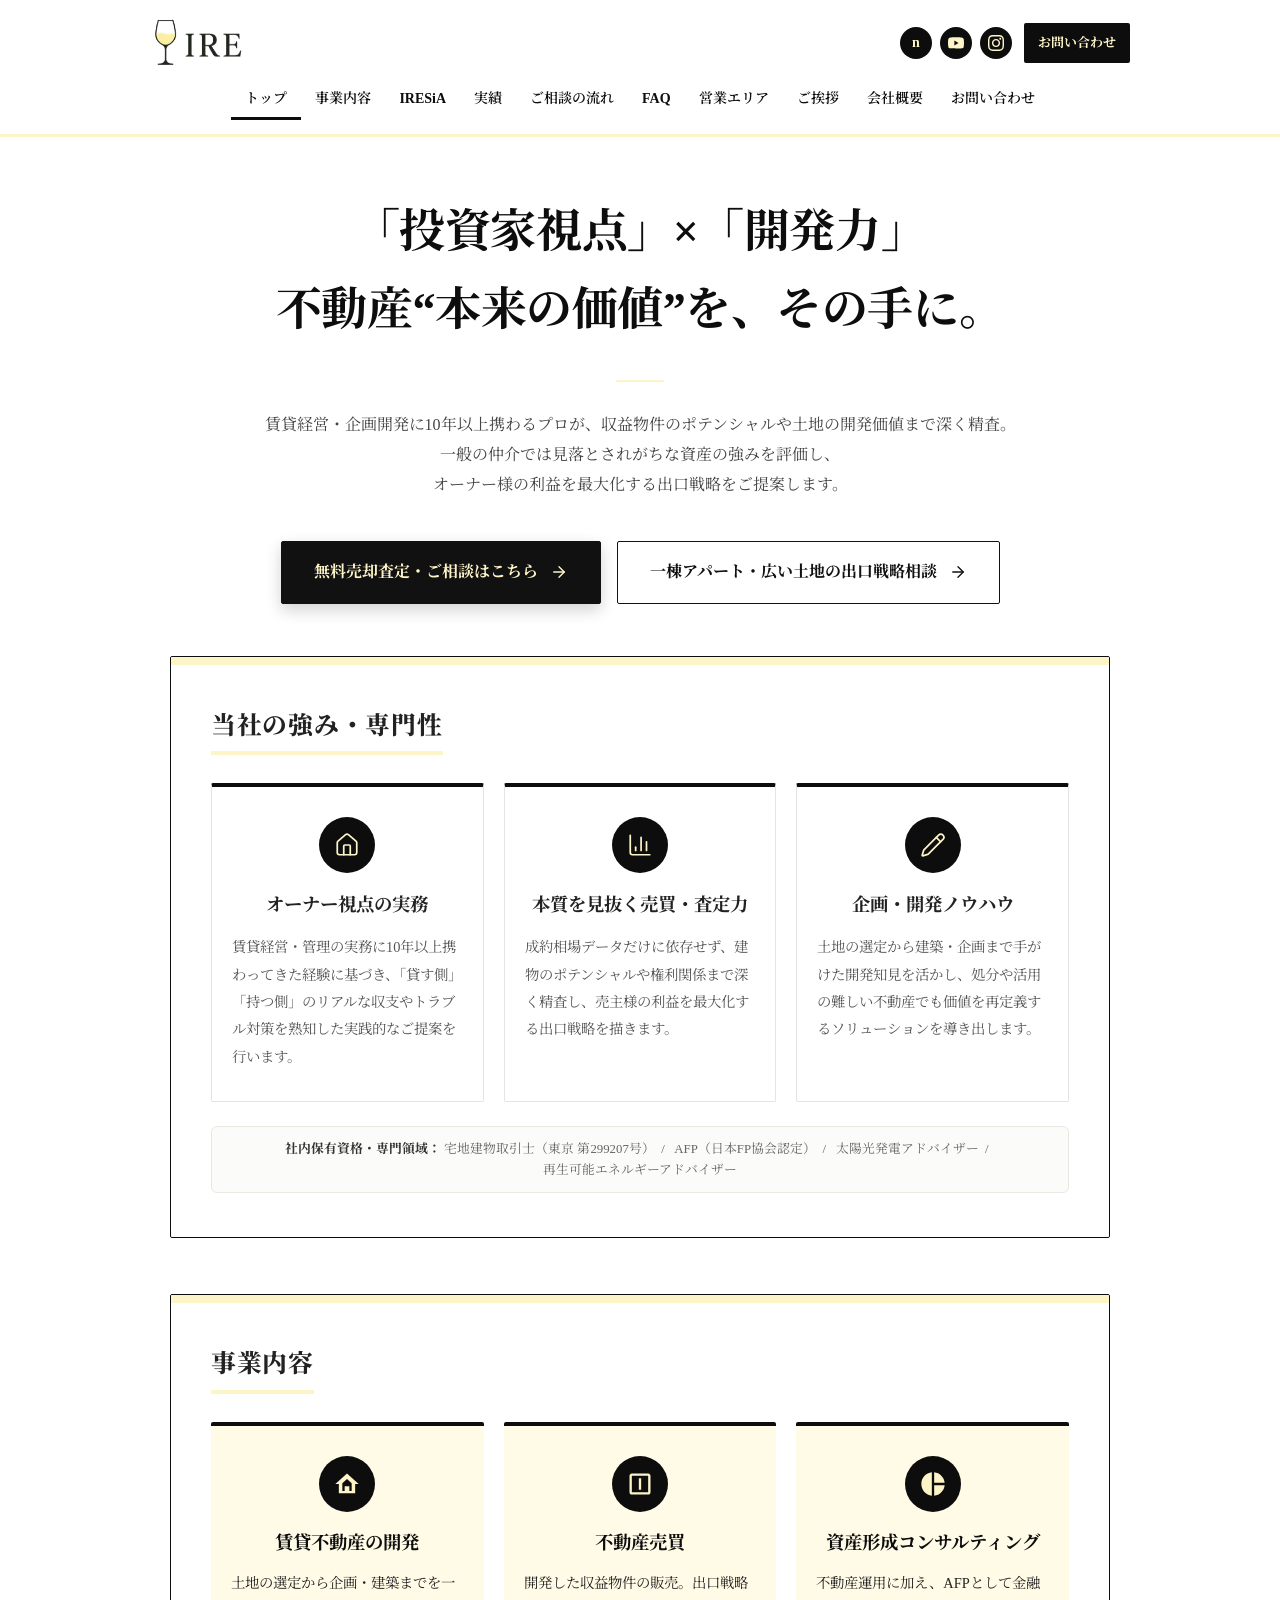
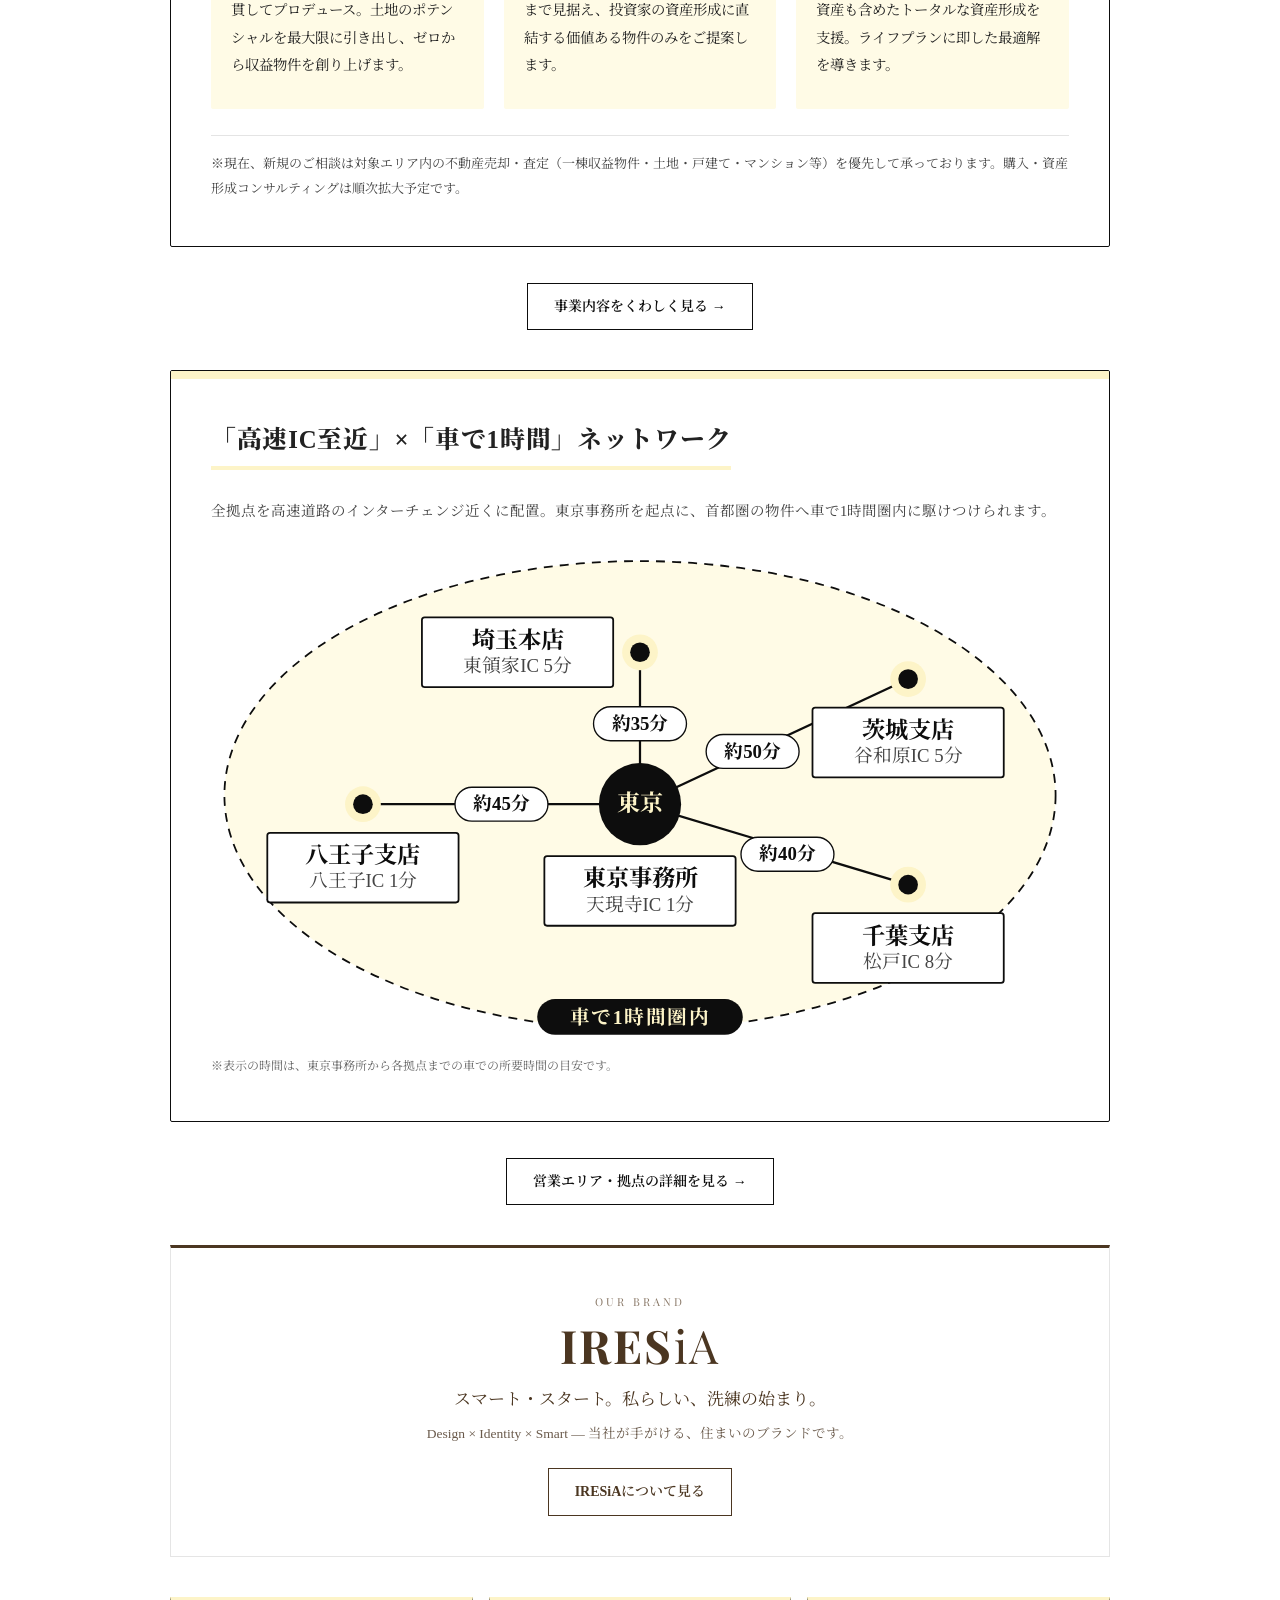
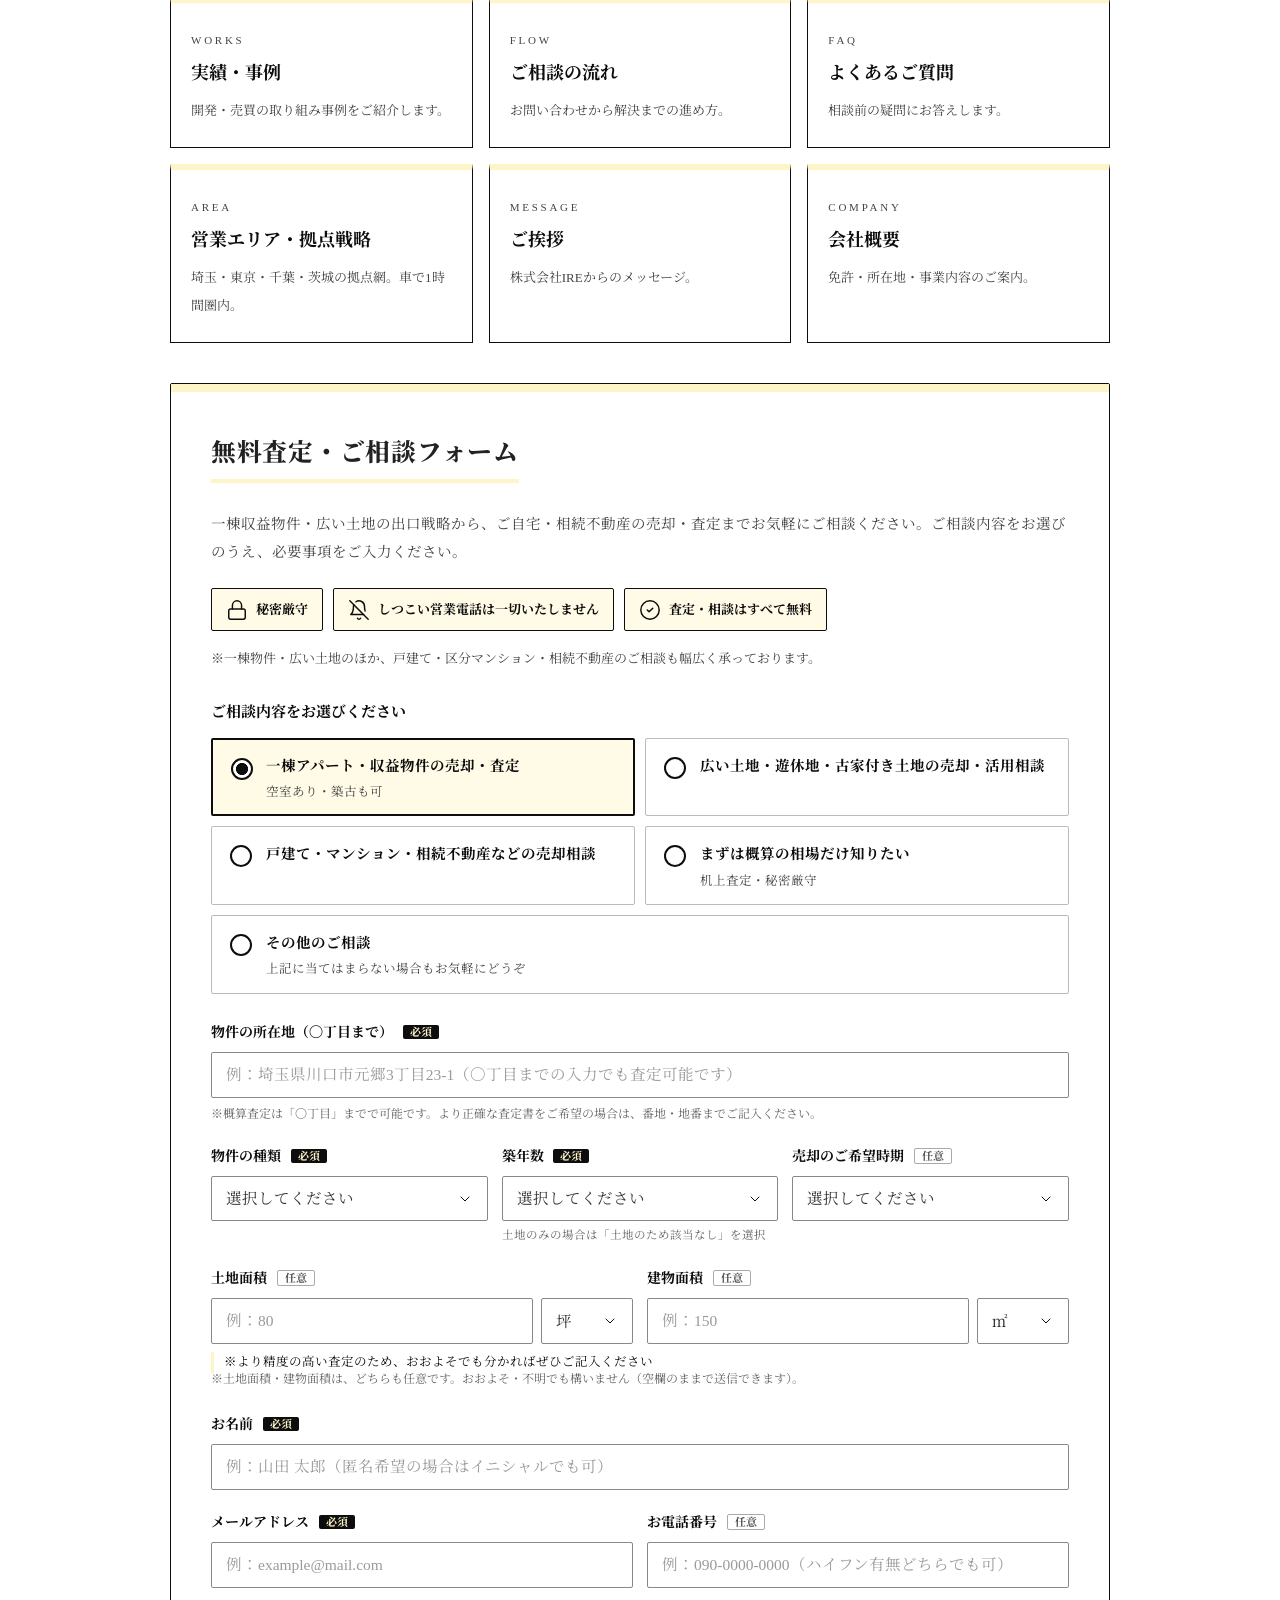
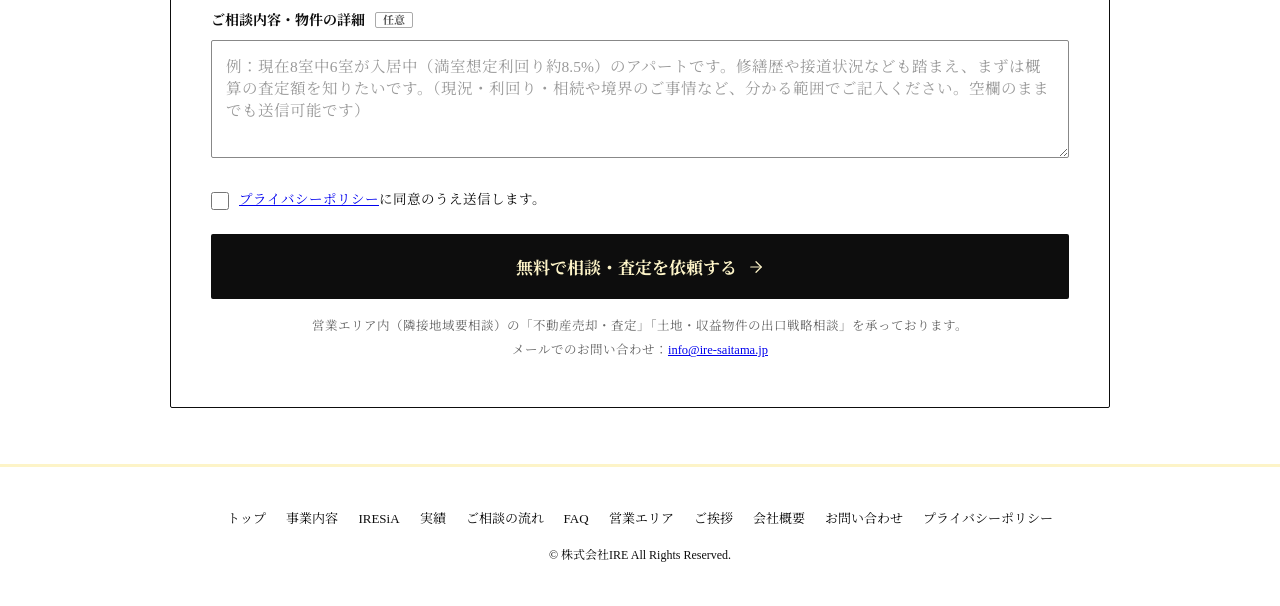
<file: index.html>
<!DOCTYPE html>
<html lang="ja">
<head>
    <meta charset="UTF-8">
    <meta name="viewport" content="width=device-width, initial-scale=1.0">
    <title>株式会社IRE | 投資家視点×開発力の不動産売却・査定・出口戦略（埼玉・東京・千葉・茨城）</title>
    <meta name="description" content="投資家視点と開発力で不動産の価値を再定義。埼玉・東京・千葉・茨城エリアの不動産売却・査定、一棟収益物件・土地の売却・出口戦略のご相談は株式会社IREへ。相談無料。">
    <link rel="icon" href="images/favicon.ico" sizes="any">
    <link rel="icon" type="image/png" href="images/favicon.png">
    <link rel="apple-touch-icon" href="images/apple-touch-icon.png">
    <meta property="og:type" content="website">
    <meta property="og:site_name" content="株式会社IRE">
    <meta property="og:title" content="株式会社IRE | 投資家視点×開発力の不動産売却・査定・出口戦略（埼玉・東京・千葉・茨城）">
    <meta property="og:description" content="埼玉・東京・千葉・茨城エリアで賃貸不動産の開発・売買・資産形成コンサルティングを行う株式会社IRE。不動産の売却・査定、一棟収益物件・土地の出口戦略のご相談はお気軽に。">
    <meta property="og:url" content="https://ire-saitama.jp/">
    <meta property="og:image" content="https://ire-saitama.jp/images/ogp.png">
    <meta name="twitter:card" content="summary_large_image">
    <link rel="preconnect" href="https://fonts.googleapis.com">
    <link rel="preconnect" href="https://fonts.gstatic.com" crossorigin>
    <link href="https://fonts.googleapis.com/css2?family=Noto+Serif+JP:wght@400;600;700&family=Noto+Sans+JP:wght@400;500;700&family=Playfair+Display:wght@400;700;800&display=swap" rel="stylesheet">
    <link rel="stylesheet" href="style.css?v=60">
</head>
<body class="home">

    <header>
      <div class="header-inner">
        <!-- ロゴ -->
        <div class="header-logo">
          <a href="index.html"><img class="logo-img" src="images/logo.png" alt="株式会社IRE"></a>
        </div>
      
        <!-- SNSアイコン＋お問い合わせボタン -->
        <div class="header-right">
          <div class="header-sns-group">
            <!-- note -->
            <a href="https://note.com/haru_sakura_re" target="_blank" rel="noopener noreferrer" title="note" class="header-sns-btn" style="font-size: 14px; font-weight: bold;">n</a>
            
            <!-- YouTube -->
            <a href="https://www.youtube.com/@haru_sakura_fudosan" target="_blank" rel="noopener noreferrer" title="YouTube" class="header-sns-btn">
              <svg width="16" height="16" viewBox="0 0 24 24" fill="currentColor"><path d="M23.498 6.186a3.016 3.016 0 0 0-2.122-2.136C19.505 3.545 12 3.545 12 3.545s-7.505 0-9.377.505A3.017 3.017 0 0 0 .502 6.186C0 8.07 0 12 0 12s0 3.93.502 5.814a3.016 3.016 0 0 0 2.122 2.136c1.871.505 9.376.505 9.376.505s7.505 0 9.377-.505a3.015 3.015 0 0 0 2.122-2.136C24 15.93 24 12 24 12s0-3.93-.502-5.814zM9.545 15.568V8.432L15.818 12l-6.273 3.568z"/></svg>
            </a>
      
            <!-- Instagram -->
            <a href="https://www.instagram.com/haru_sakura_fudosan" target="_blank" rel="noopener noreferrer" title="Instagram" class="header-sns-btn">
              <svg width="16" height="16" viewBox="0 0 24 24" fill="currentColor"><path d="M12 2.163c3.204 0 3.584.012 4.85.07 3.252.148 4.771 1.691 4.919 4.919.058 1.265.069 1.645.069 4.849 0 3.205-.012 3.584-.069 4.849-.149 3.225-1.664 4.771-4.919 4.919-1.266.058-1.644.07-4.85.07-3.204 0-3.584-.012-4.849-.07-3.26-.149-4.771-1.699-4.919-4.92-.058-1.265-.07-1.644-.07-4.849 0-3.204.013-3.583.07-4.849.149-3.227 1.664-4.771 4.919-4.919 1.266-.057 1.645-.069 4.849-.069zm0-2.163c-3.259 0-3.667.014-4.947.072-4.358.2-6.78 2.618-6.98 6.98-.059 1.281-.073 1.689-.073 4.948 0 3.259.014 3.668.072 4.948.2 4.358 2.618 6.78 6.98 6.98 1.281.058 1.689.072 4.948.072 3.259 0 3.668-.014 4.948-.072 4.354-.2 6.782-2.618 6.979-6.98.059-1.28.073-1.689.073-4.948 0-3.259-.014-3.667-.072-4.947-.196-4.354-2.617-6.78-6.979-6.98-1.281-.059-1.69-.073-4.949-.073zm0 5.838c-3.403 0-6.162 2.759-6.162 6.162s2.759 6.163 6.162 6.163 6.162-2.759 6.162-6.163c0-3.403-2.759-6.162-6.162-6.162zm0 10.162c-2.209 0-4-1.79-4-4 0-2.209 1.791-4 4-4s4 1.791 4 4c0 2.21-1.791 4-4 4zm6.406-11.845c-.796 0-1.441.645-1.441 1.44s.645 1.44 1.441 1.44c.795 0 1.439-.645 1.439-1.44s-.644-1.44-1.439-1.44z"/></svg>
            </a>
          </div>
      
          <!-- お問い合わせボタン -->
          <a href="contact.html" class="header-contact-btn">お問い合わせ</a>
        </div>
      </div>
      <nav class="site-nav"><a href="index.html" class="active">トップ</a><a href="business.html">事業内容</a><a href="iresia.html">IRESiA</a><a href="works.html">実績</a><a href="flow.html">ご相談の流れ</a><a href="faq.html">FAQ</a><a href="area.html">営業エリア</a><a href="greeting.html">ご挨拶</a><a href="company.html">会社概要</a><a href="contact.html">お問い合わせ</a></nav>
    </header>

    <div class="container" style="padding-top: 10px;">

<!-- ヒーロー / メインビジュアル -->
        <div class="hero">
            <h1>
                <span class="hl">「投資家視点」×「開発力」</span>
                <span class="hl">不動産“本来の価値”を、その手に。</span>
            </h1>
            <p class="hero-sub"><span class="nowrap">賃貸経営・企画開発に10年以上携わるプロが、</span><span class="nowrap">収益物件のポテンシャルや土地の開発価値まで深く精査。</span><span class="nowrap">一般の仲介では見落とされがちな資産の強みを評価し、</span><span class="nowrap">オーナー様の利益を最大化する出口戦略をご提案します。</span></p>
            <div class="hero-cta">
                <a class="btn-primary" href="#inquiry">無料売却査定・ご相談はこちら<svg class="ico" width="18" height="18" viewBox="0 0 24 24" fill="none" stroke="currentColor" stroke-width="1.8" stroke-linecap="round" stroke-linejoin="round" aria-hidden="true"><path d="M5 12h14"/><path d="m12 5 7 7-7 7"/></svg></a>
                <a class="btn-secondary" href="#inquiry" data-type="0">一棟アパート・広い土地の出口戦略相談<svg class="ico" width="18" height="18" viewBox="0 0 24 24" fill="none" stroke="currentColor" stroke-width="1.8" stroke-linecap="round" stroke-linejoin="round" aria-hidden="true"><path d="M5 12h14"/><path d="m12 5 7 7-7 7"/></svg></a>
            </div>
        </div>

        <!-- スライド1: 当社の強み・専門性 -->
        <div class="slide-card">
            <div class="slide-header-bar"></div>
            <div class="slide-body">
                <div class="slide-title-wrap">
                    <h2 class="slide-title">当社の強み・専門性</h2>
                </div>
            
                <div class="grid-3" style="margin-bottom: 24px;">
                    <!-- カード1 -->
                    <div class="feature-card">
                        <div class="feature-icon-circle"><svg class="ico" width="26" height="26" viewBox="0 0 24 24" fill="none" stroke="currentColor" stroke-width="1.6" stroke-linecap="round" stroke-linejoin="round" aria-hidden="true"><path d="M15 21v-8a1 1 0 0 0-1-1h-4a1 1 0 0 0-1 1v8"/><path d="M3 10a2 2 0 0 1 .709-1.528l7-5.999a2 2 0 0 1 2.582 0l7 5.999A2 2 0 0 1 21 10v9a2 2 0 0 1-2 2H5a2 2 0 0 1-2-2z"/></svg></div>
                        <h3>オーナー視点の実務</h3>
                        <p>賃貸経営・管理の実務に10年以上携わってきた経験に基づき、「貸す側」「持つ側」のリアルな収支やトラブル対策を熟知した実践的なご提案を行います。</p>
                    </div>
            
                    <!-- カード2 -->
                    <div class="feature-card">
                        <div class="feature-icon-circle"><svg class="ico" width="26" height="26" viewBox="0 0 24 24" fill="none" stroke="currentColor" stroke-width="1.6" stroke-linecap="round" stroke-linejoin="round" aria-hidden="true"><path d="M3 3v16a2 2 0 0 0 2 2h16"/><path d="M18 17V9"/><path d="M13 17V5"/><path d="M8 17v-3"/></svg></div>
                        <h3>本質を見抜く売買・査定力</h3>
                        <p>成約相場データだけに依存せず、建物のポテンシャルや権利関係まで深く精査し、売主様の利益を最大化する出口戦略を描きます。</p>
                    </div>
            
                    <!-- カード3 -->
                    <div class="feature-card">
                        <div class="feature-icon-circle"><svg class="ico" width="26" height="26" viewBox="0 0 24 24" fill="none" stroke="currentColor" stroke-width="1.6" stroke-linecap="round" stroke-linejoin="round" aria-hidden="true"><path d="M21.174 6.812a1 1 0 0 0-3.986-3.987L3.842 16.174a2 2 0 0 0-.5.83l-1.321 4.352a.5.5 0 0 0 .623.622l4.353-1.32a2 2 0 0 0 .83-.497z"/><path d="m15 5 4 4"/></svg></div>
                        <h3>企画・開発ノウハウ</h3>
                        <p>土地の選定から建築・企画まで手がけた開発知見を活かし、処分や活用の難しい不動産でも価値を再定義するソリューションを導き出します。</p>
                    </div>
                </div>

                <!-- 保有資格 -->
                <div style="background-color: #fbfbfa; border: 1px solid #ebe8e1; border-radius: 6px; padding: 12px 18px; text-align: center;">
                    <p style="margin: 0; font-size: 0.8rem; color: #666; line-height: 1.6;">
                        <strong class="qual-label" style="color: #333;">社内保有資格・専門領域：</strong>
                        <span class="qual">宅地建物取引士（東京 第299207号）</span>
                        <span class="qual">AFP（日本FP協会認定）</span>
                        <span class="qual">太陽光発電アドバイザー</span>
                        <span class="qual">再生可能エネルギーアドバイザー</span>
                    </p>
                </div>
            </div>
        </div>
            
        <!-- スライド2: 事業内容 -->
        <div class="slide-card">
            <div class="slide-header-bar"></div>
            <div class="slide-body">
                <div class="slide-title-wrap">
                    <h2 class="slide-title">事業内容</h2>
                </div>
                <div class="grid-3">
                    <div class="service-box">
                        <div class="service-icon">
                            <svg viewBox="0 0 24 24"><path d="M12 3L2 12h3v8h14v-8h3L12 3zm0 4.7l4 3.6V18h-2v-4H10v4H8v-6.7l4-3.6z"/></svg>
                        </div>
                        <h3>賃貸不動産の開発</h3>
                        <p>土地の選定から企画・建築までを一貫してプロデュース。土地のポテンシャルを最大限に引き出し、ゼロから収益物件を創り上げます。</p>
                    </div>
                    <div class="service-box">
                        <div class="service-icon">
                            <svg viewBox="0 0 24 24"><path d="M19 3H5c-1.1 0-2 .9-2 2v14c0 1.1.9 2 2 2h14c1.1 0 2-.9 2-2V5c0-1.1-.9-2-2-2zm0 16H5V5h14v14zM11 7h2v10h-2z"/></svg>
                        </div>
                        <h3>不動産売買</h3>
                        <p>開発した収益物件の販売。出口戦略まで見据え、投資家の資産形成に直結する価値ある物件のみをご提案します。</p>
                    </div>
                    <div class="service-box">
                        <div class="service-icon">
                            <svg viewBox="0 0 24 24"><path d="M11 2v20c-5.07-.5-9-4.79-9-10s3.93-9.5 9-10zm2 0v8.99h9c-.47-4.74-4.26-8.52-9-8.99zm0 11.01V22c4.74-.47 8.53-4.25 9-8.99h-9z"/></svg>
                        </div>
                        <h3>資産形成コンサルティング</h3>
                        <p>不動産運用に加え、AFPとして金融資産も含めたトータルな資産形成を支援。ライフプランに即した最適解を導きます。</p>
                    </div>
                </div>
                <p class="biz-note">※現在、新規のご相談は対象エリア内の不動産売却・査定（一棟収益物件・土地・戸建て・マンション等）を優先して承っております。購入・資産形成コンサルティングは順次拡大予定です。</p>
            </div>
        </div>

                <div class="more-link-wrap" style="margin: -20px 0 40px;"><a class="more-link" href="business.html">事業内容をくわしく見る →</a></div>

        <div class="slide-card">
            <div class="slide-header-bar"></div>
            <div class="slide-body">
                <div class="slide-title-wrap">
                    <h2 class="slide-title">「高速IC至近」×「車で1時間」ネットワーク</h2>
                </div>
                <p class="net-lead">全拠点を高速道路のインターチェンジ近くに配置。東京事務所を起点に、首都圏の物件へ車で1時間圏内に駆けつけられます。</p>
                <div class="net-wrap"><svg class="net-svg net-desktop" viewBox="0 0 960 560" role="img" aria-label="拠点ネットワーク図：東京事務所を中心に、埼玉本店・八王子支店・茨城支店・千葉支店が車で1時間圏内に位置します"><ellipse cx="480" cy="280" rx="465" ry="262" fill="#FFFBE6" stroke="#0D0D0D" stroke-width="2" stroke-dasharray="10 8"/><g class="ring-label"><rect x="365" y="508" width="230" height="40" rx="20" fill="#0D0D0D"/><text x="480" y="536" text-anchor="middle" class="n-ring">車で1時間圏内</text></g><line x1="480" y1="290" x2="480" y2="120" stroke="#0D0D0D" stroke-width="2.5"/><line x1="480" y1="290" x2="170" y2="290" stroke="#0D0D0D" stroke-width="2.5"/><line x1="480" y1="290" x2="780" y2="150" stroke="#0D0D0D" stroke-width="2.5"/><line x1="480" y1="290" x2="780" y2="380" stroke="#0D0D0D" stroke-width="2.5"/><rect x="428" y="181" width="104" height="38" rx="19" fill="#fff" stroke="#0D0D0D" stroke-width="1.5"/><text x="480" y="207" text-anchor="middle" class="n-min">約35分</text><rect x="273" y="271" width="104" height="38" rx="19" fill="#fff" stroke="#0D0D0D" stroke-width="1.5"/><text x="325" y="297" text-anchor="middle" class="n-min">約45分</text><rect x="554" y="212" width="104" height="38" rx="19" fill="#fff" stroke="#0D0D0D" stroke-width="1.5"/><text x="606" y="238" text-anchor="middle" class="n-min">約50分</text><rect x="593" y="327" width="104" height="38" rx="19" fill="#fff" stroke="#0D0D0D" stroke-width="1.5"/><text x="645" y="353" text-anchor="middle" class="n-min">約40分</text><circle cx="480" cy="290" r="46" fill="#0D0D0D"/><text x="480" y="298" text-anchor="middle" class="n-hub">東京</text><g><rect x="373" y="348" width="214" height="78" rx="3" fill="#fff" stroke="#0D0D0D" stroke-width="2"/><text x="480" y="382" text-anchor="middle" class="n-name">東京事務所</text><text x="480" y="409" text-anchor="middle" class="n-ic">天現寺IC 1分</text></g><circle cx="480" cy="120" r="20" fill="#FDF4C8"/><circle cx="480" cy="120" r="11" fill="#0D0D0D"/><g><rect x="236" y="81" width="214" height="78" rx="3" fill="#fff" stroke="#0D0D0D" stroke-width="2"/><text x="343" y="115" text-anchor="middle" class="n-name">埼玉本店</text><text x="343" y="142" text-anchor="middle" class="n-ic">東領家IC 5分</text></g><circle cx="170" cy="290" r="20" fill="#FDF4C8"/><circle cx="170" cy="290" r="11" fill="#0D0D0D"/><g><rect x="63" y="322" width="214" height="78" rx="3" fill="#fff" stroke="#0D0D0D" stroke-width="2"/><text x="170" y="356" text-anchor="middle" class="n-name">八王子支店</text><text x="170" y="383" text-anchor="middle" class="n-ic">八王子IC 1分</text></g><circle cx="780" cy="150" r="20" fill="#FDF4C8"/><circle cx="780" cy="150" r="11" fill="#0D0D0D"/><g><rect x="673" y="182" width="214" height="78" rx="3" fill="#fff" stroke="#0D0D0D" stroke-width="2"/><text x="780" y="216" text-anchor="middle" class="n-name">茨城支店</text><text x="780" y="243" text-anchor="middle" class="n-ic">谷和原IC 5分</text></g><circle cx="780" cy="380" r="20" fill="#FDF4C8"/><circle cx="780" cy="380" r="11" fill="#0D0D0D"/><g><rect x="673" y="412" width="214" height="78" rx="3" fill="#fff" stroke="#0D0D0D" stroke-width="2"/><text x="780" y="446" text-anchor="middle" class="n-name">千葉支店</text><text x="780" y="473" text-anchor="middle" class="n-ic">松戸IC 8分</text></g></svg><svg class="net-svg net-mobile" viewBox="0 0 400 720" role="img" aria-label="拠点ネットワーク図：東京事務所から車で、埼玉本店は約35分、千葉支店は約40分、八王子支店は約45分、茨城支店は約50分です"><rect x="8" y="14" width="384" height="698" rx="40" fill="#FFFBE6" stroke="#0D0D0D" stroke-width="2" stroke-dasharray="10 8"/><line x1="60" y1="120" x2="60" y2="580" stroke="#0D0D0D" stroke-width="2.5"/><rect x="40" y="40" width="320" height="80" rx="6" fill="#0D0D0D"/><text x="200" y="80" text-anchor="middle" class="m-hub">東京事務所</text><text x="200" y="106" text-anchor="middle" class="m-hubic">天現寺IC 1分</text><line x1="78" y1="205" x2="204" y2="205" stroke="#0D0D0D" stroke-width="2.5"/><circle cx="60" cy="205" r="18" fill="#FDF4C8"/><circle cx="60" cy="205" r="10" fill="#0D0D0D"/><rect x="92" y="175" width="104" height="60" rx="14" fill="#fff" stroke="#0D0D0D" stroke-width="1.5"/><text x="144" y="199" text-anchor="middle" class="m-sm">東京から</text><text x="144" y="226" text-anchor="middle" class="m-min2">約35分</text><rect x="204" y="167" width="176" height="76" rx="3" fill="#fff" stroke="#0D0D0D" stroke-width="2"/><text x="292" y="200" text-anchor="middle" class="m-name">埼玉本店</text><text x="292" y="227" text-anchor="middle" class="m-ic">東領家IC 5分</text><line x1="78" y1="330" x2="204" y2="330" stroke="#0D0D0D" stroke-width="2.5"/><circle cx="60" cy="330" r="18" fill="#FDF4C8"/><circle cx="60" cy="330" r="10" fill="#0D0D0D"/><rect x="92" y="300" width="104" height="60" rx="14" fill="#fff" stroke="#0D0D0D" stroke-width="1.5"/><text x="144" y="324" text-anchor="middle" class="m-sm">東京から</text><text x="144" y="351" text-anchor="middle" class="m-min2">約40分</text><rect x="204" y="292" width="176" height="76" rx="3" fill="#fff" stroke="#0D0D0D" stroke-width="2"/><text x="292" y="325" text-anchor="middle" class="m-name">千葉支店</text><text x="292" y="352" text-anchor="middle" class="m-ic">松戸IC 8分</text><line x1="78" y1="455" x2="204" y2="455" stroke="#0D0D0D" stroke-width="2.5"/><circle cx="60" cy="455" r="18" fill="#FDF4C8"/><circle cx="60" cy="455" r="10" fill="#0D0D0D"/><rect x="92" y="425" width="104" height="60" rx="14" fill="#fff" stroke="#0D0D0D" stroke-width="1.5"/><text x="144" y="449" text-anchor="middle" class="m-sm">東京から</text><text x="144" y="476" text-anchor="middle" class="m-min2">約45分</text><rect x="204" y="417" width="176" height="76" rx="3" fill="#fff" stroke="#0D0D0D" stroke-width="2"/><text x="292" y="450" text-anchor="middle" class="m-name">八王子支店</text><text x="292" y="477" text-anchor="middle" class="m-ic">八王子IC 1分</text><line x1="78" y1="580" x2="204" y2="580" stroke="#0D0D0D" stroke-width="2.5"/><circle cx="60" cy="580" r="18" fill="#FDF4C8"/><circle cx="60" cy="580" r="10" fill="#0D0D0D"/><rect x="92" y="550" width="104" height="60" rx="14" fill="#fff" stroke="#0D0D0D" stroke-width="1.5"/><text x="144" y="574" text-anchor="middle" class="m-sm">東京から</text><text x="144" y="601" text-anchor="middle" class="m-min2">約50分</text><rect x="204" y="542" width="176" height="76" rx="3" fill="#fff" stroke="#0D0D0D" stroke-width="2"/><text x="292" y="575" text-anchor="middle" class="m-name">茨城支店</text><text x="292" y="602" text-anchor="middle" class="m-ic">谷和原IC 5分</text><rect x="85" y="644" width="230" height="42" rx="21" fill="#0D0D0D"/><text x="200" y="673" text-anchor="middle" class="m-ring">車で1時間圏内</text></svg></div>
                <p class="net-note">※表示の時間は、東京事務所から各拠点までの車での所要時間の目安です。</p>
            </div>
        </div>

                <div class="more-link-wrap" style="margin: -20px 0 40px;"><a class="more-link" href="area.html">営業エリア・拠点の詳細を見る →</a></div>

        <section class="brand-band">
            <p class="b-en">OUR BRAND</p>
            <p class="logo-serif bb-logo">IRES<span class="lt">iA</span></p>
            <p class="bb-tag">スマート・スタート。私らしい、洗練の始まり。</p>
            <p class="bb-sub">Design × Identity × Smart ― 当社が手がける、住まいのブランドです。</p>
            <a class="more-link bb-btn" href="iresia.html">IRESiAについて見る</a>
        </section>

        <div class="link-tiles">
            <a class="link-tile" href="works.html"><span class="en">WORKS</span><strong>実績・事例</strong><span class="desc">開発・売買の取り組み事例をご紹介します。</span></a>
            <a class="link-tile" href="flow.html"><span class="en">FLOW</span><strong>ご相談の流れ</strong><span class="desc">お問い合わせから解決までの進め方。</span></a>
            <a class="link-tile" href="faq.html"><span class="en">FAQ</span><strong>よくあるご質問</strong><span class="desc">相談前の疑問にお答えします。</span></a>
            <a class="link-tile" href="area.html"><span class="en">AREA</span><strong>営業エリア・拠点戦略</strong><span class="desc">埼玉・東京・千葉・茨城の拠点網。車で1時間圏内。</span></a>
            <a class="link-tile" href="greeting.html"><span class="en">MESSAGE</span><strong>ご挨拶</strong><span class="desc">株式会社IREからのメッセージ。</span></a>
            <a class="link-tile" href="company.html"><span class="en">COMPANY</span><strong>会社概要</strong><span class="desc">免許・所在地・事業内容のご案内。</span></a>
        </div>
        <section class="slide-card inquiry" id="inquiry">
            <div class="slide-header-bar"></div>
            <div class="slide-body">
                <div class="slide-title-wrap">
                    <h2 class="slide-title">無料査定・ご相談フォーム</h2>
                </div>
                <p class="form-lead">一棟収益物件・広い土地の出口戦略から、ご自宅・相続不動産の売却・査定までお気軽にご相談ください。ご相談内容をお選びのうえ、必要事項をご入力ください。</p>

                <ul class="trust-badges">
                    <li><svg class="ico" width="22" height="22" viewBox="0 0 24 24" fill="none" stroke="currentColor" stroke-width="1.6" stroke-linecap="round" stroke-linejoin="round" aria-hidden="true"><rect width="18" height="11" x="3" y="11" rx="2"/><path d="M7 11V7a5 5 0 0 1 10 0v4"/></svg><span>秘密厳守</span></li>
                    <li><svg class="ico" width="22" height="22" viewBox="0 0 24 24" fill="none" stroke="currentColor" stroke-width="1.6" stroke-linecap="round" stroke-linejoin="round" aria-hidden="true"><path d="M8.7 3A6 6 0 0 1 18 8a21.3 21.3 0 0 0 .6 5"/><path d="M17 17H3s3-2 3-9a4.67 4.67 0 0 1 .3-1.7"/><path d="M10.3 21a1.94 1.94 0 0 0 3.4 0"/><path d="m2 2 20 20"/></svg><span>しつこい営業電話は一切いたしません</span></li>
                    <li><svg class="ico" width="22" height="22" viewBox="0 0 24 24" fill="none" stroke="currentColor" stroke-width="1.6" stroke-linecap="round" stroke-linejoin="round" aria-hidden="true"><circle cx="12" cy="12" r="10"/><path d="m9 12 2 2 4-4"/></svg><span>査定・相談はすべて無料</span></li>
                </ul>

                <p class="badge-note">※一棟物件・広い土地のほか、戸建て・区分マンション・相続不動産のご相談も幅広く承っております。</p>

                <form id="inquiry-form" class="inquiry-form" novalidate>
                    <fieldset class="type-choices">
                        <legend>ご相談内容をお選びください</legend>
                        <label class="type-choice"><input type="radio" name="ご相談内容" value="一棟アパート・収益物件の売却・査定（空室あり・築古も可）" checked><span><strong>一棟アパート・収益物件の売却・査定</strong><em>空室あり・築古も可</em></span></label>
                        <label class="type-choice"><input type="radio" name="ご相談内容" value="広い土地・遊休地・古家付き土地の売却・活用相談"><span><strong>広い土地・遊休地・古家付き土地の売却・活用相談</strong></span></label>
                        <label class="type-choice"><input type="radio" name="ご相談内容" value="戸建て・マンション・相続不動産などの売却相談"><span><strong>戸建て・マンション・相続不動産などの売却相談</strong></span></label>
                        <label class="type-choice"><input type="radio" name="ご相談内容" value="まずは概算の相場だけ知りたい（机上査定・秘密厳守）"><span><strong>まずは概算の相場だけ知りたい</strong><em>机上査定・秘密厳守</em></span></label>
                                            <label class="type-choice"><input type="radio" name="ご相談内容" value="その他のご相談"><span><strong>その他のご相談</strong><em>上記に当てはまらない場合もお気軽にどうぞ</em></span></label>
                    </fieldset>

                    <div class="field">
                        <label for="f-addr">物件の所在地（〇丁目まで） <b class="req">必須</b></label>
                        <input id="f-addr" name="物件の所在地" type="text" required autocomplete="off" placeholder="例：埼玉県川口市元郷3丁目23-1（〇丁目までの入力でも査定可能です）">
                        <p class="field-hint">※概算査定は「〇丁目」までで可能です。より正確な査定書をご希望の場合は、番地・地番までご記入ください。</p>
                    </div>
                    <div class="field-row">
                        <div class="field">
                            <label for="f-type">物件の種類 <b class="req">必須</b></label>
                            <select id="f-type" name="物件の種類" required><option value="">選択してください</option><option>一棟アパート・一棟マンション</option><option>土地（更地・駐車場・底地など）</option><option>古家付き土地・空き家</option><option>一戸建て</option><option>区分マンション</option><option>事業用ビル・店舗・その他</option></select>
                        </div>
                        <div class="field">
                            <label for="f-age">築年数 <b class="req">必須</b></label>
                            <select id="f-age" name="築年数" required><option value="">選択してください</option><option>土地のため該当なし</option><option>10年未満</option><option>10〜20年</option><option>20〜30年</option><option>30〜40年</option><option>40年以上</option><option>不明・確認中</option></select>
                            <p class="field-hint">土地のみの場合は「土地のため該当なし」を選択</p>
                        </div>
                        <div class="field">
                            <label for="f-when">売却のご希望時期 <b class="opt">任意</b></label>
                            <select id="f-when" name="売却希望時期"><option value="">選択してください</option><option>すぐにでも（1ヶ月以内）</option><option>3ヶ月以内</option><option>半年〜1年以内</option><option>まずは相場を知りたい（時期未定）</option></select>
                        </div>
                    </div>
                    <div class="field-row two cont area-row">
                        <div class="field">
                            <label for="f-land">土地面積 <b class="opt">任意</b></label>
                            <div class="input-unit">
                                <input id="f-land" name="土地面積" type="text" inputmode="decimal" autocomplete="off" placeholder="例：80">
                                <select name="土地面積の単位" aria-label="土地面積の単位"><option>坪</option><option>㎡</option></select>
                            </div>
                        </div>
                        <div class="field">
                            <label for="f-bldg">建物面積 <b class="opt">任意</b></label>
                            <div class="input-unit">
                                <input id="f-bldg" name="建物面積" type="text" inputmode="decimal" autocomplete="off" placeholder="例：150">
                                <select name="建物面積の単位" aria-label="建物面積の単位"><option>㎡</option><option>坪</option></select>
                            </div>
                        </div>
                    </div>
                    <p class="area-guide" id="area-guide" hidden>※より精度の高い査定のため、おおよそでも分かればぜひご記入ください</p>
                    <p class="field-hint area-hint">※土地面積・建物面積は、どちらも任意です。おおよそ・不明でも構いません（空欄のままで送信できます）。</p>
                    <div class="field">
                        <label for="f-name">お名前 <b class="req">必須</b></label>
                        <input id="f-name" name="お名前" type="text" required autocomplete="name" placeholder="例：山田 太郎（匿名希望の場合はイニシャルでも可）">
                    </div>
                    <div class="field-row two cont">
                        <div class="field">
                            <label for="f-email">メールアドレス <b class="req">必須</b></label>
                            <input id="f-email" name="メールアドレス" type="email" required autocomplete="email" placeholder="例：example@mail.com">
                        </div>
                        <div class="field">
                            <label for="f-tel">お電話番号 <b class="opt">任意</b></label>
                            <input id="f-tel" name="電話番号" type="tel" autocomplete="tel" placeholder="例：090-0000-0000（ハイフン有無どちらでも可）">
                        </div>
                    </div>
                    <div class="field">
                        <label for="f-msg">ご相談内容・物件の詳細 <b class="opt">任意</b></label>
                        <textarea id="f-msg" name="ご相談内容の詳細" rows="5" placeholder="例：現在8室中6室が入居中（満室想定利回り約8.5%）のアパートです。修繕歴や接道状況なども踏まえ、まずは概算の査定額を知りたいです。（現況・利回り・相続や境界のご事情など、分かる範囲でご記入ください。空欄のままでも送信可能です）"></textarea>
                    </div>
                    <div class="hp" aria-hidden="true"><label>こちらは空欄のまま<input type="text" name="botcheck" tabindex="-1" autocomplete="off"></label></div>

                    <label class="consent"><input type="checkbox" id="f-consent" required><span><a href="privacy.html" target="_blank" rel="noopener">プライバシーポリシー</a>に同意のうえ送信します。</span></label>

                    <p class="form-error" id="form-error" role="alert" hidden></p>
                    <button type="submit" class="btn-submit">無料で相談・査定を依頼する <svg class="ico" width="18" height="18" viewBox="0 0 24 24" fill="none" stroke="currentColor" stroke-width="1.6" stroke-linecap="round" stroke-linejoin="round" aria-hidden="true"><path d="M5 12h14"/><path d="m12 5 7 7-7 7"/></svg></button>
                    <p class="form-foot">営業エリア内（隣接地域要相談）の「不動産売却・査定」「土地・収益物件の出口戦略相談」を承っております。<br>メールでのお問い合わせ：<a href="mailto:info@ire-saitama.jp">info@ire-saitama.jp</a></p>
                </form>

                <div class="form-done" id="form-done" hidden tabindex="-1">
                    <svg class="ico" width="44" height="44" viewBox="0 0 24 24" fill="none" stroke="currentColor" stroke-width="1.6" stroke-linecap="round" stroke-linejoin="round" aria-hidden="true"><circle cx="12" cy="12" r="10"/><path d="m9 12 2 2 4-4"/></svg>
                    <h3>お問い合わせを受け付けました</h3>
                    <p id="form-done-text">お問い合わせありがとうございます。内容を確認のうえ、担当者より折り返しご連絡いたします。数日経っても返信がない場合は、お手数ですが <a href="mailto:info@ire-saitama.jp">info@ire-saitama.jp</a> までご連絡ください。</p>
                </div>
            </div>
        </section>

    </div>

    <footer>
        <div class="container">
            <div class="footer-nav"><a href="index.html">トップ</a><a href="business.html">事業内容</a><a href="iresia.html">IRESiA</a><a href="works.html">実績</a><a href="flow.html">ご相談の流れ</a><a href="faq.html">FAQ</a><a href="area.html">営業エリア</a><a href="greeting.html">ご挨拶</a><a href="company.html">会社概要</a><a href="contact.html">お問い合わせ</a><a href="privacy.html">プライバシーポリシー</a></div>
            <p>&copy; 株式会社IRE All Rights Reserved.</p>
        </div>
    </footer>

    <a class="sticky-cta" id="sticky-cta" href="#inquiry"><svg class="ico" width="18" height="18" viewBox="0 0 24 24" fill="none" stroke="currentColor" stroke-width="1.6" stroke-linecap="round" stroke-linejoin="round" aria-hidden="true"><path d="M5 12h14"/><path d="m12 5 7 7-7 7"/></svg><span>土地・アパート無料売却査定</span></a>
    <script src="main.js?v=14"></script>
</body>
</html>
</file>
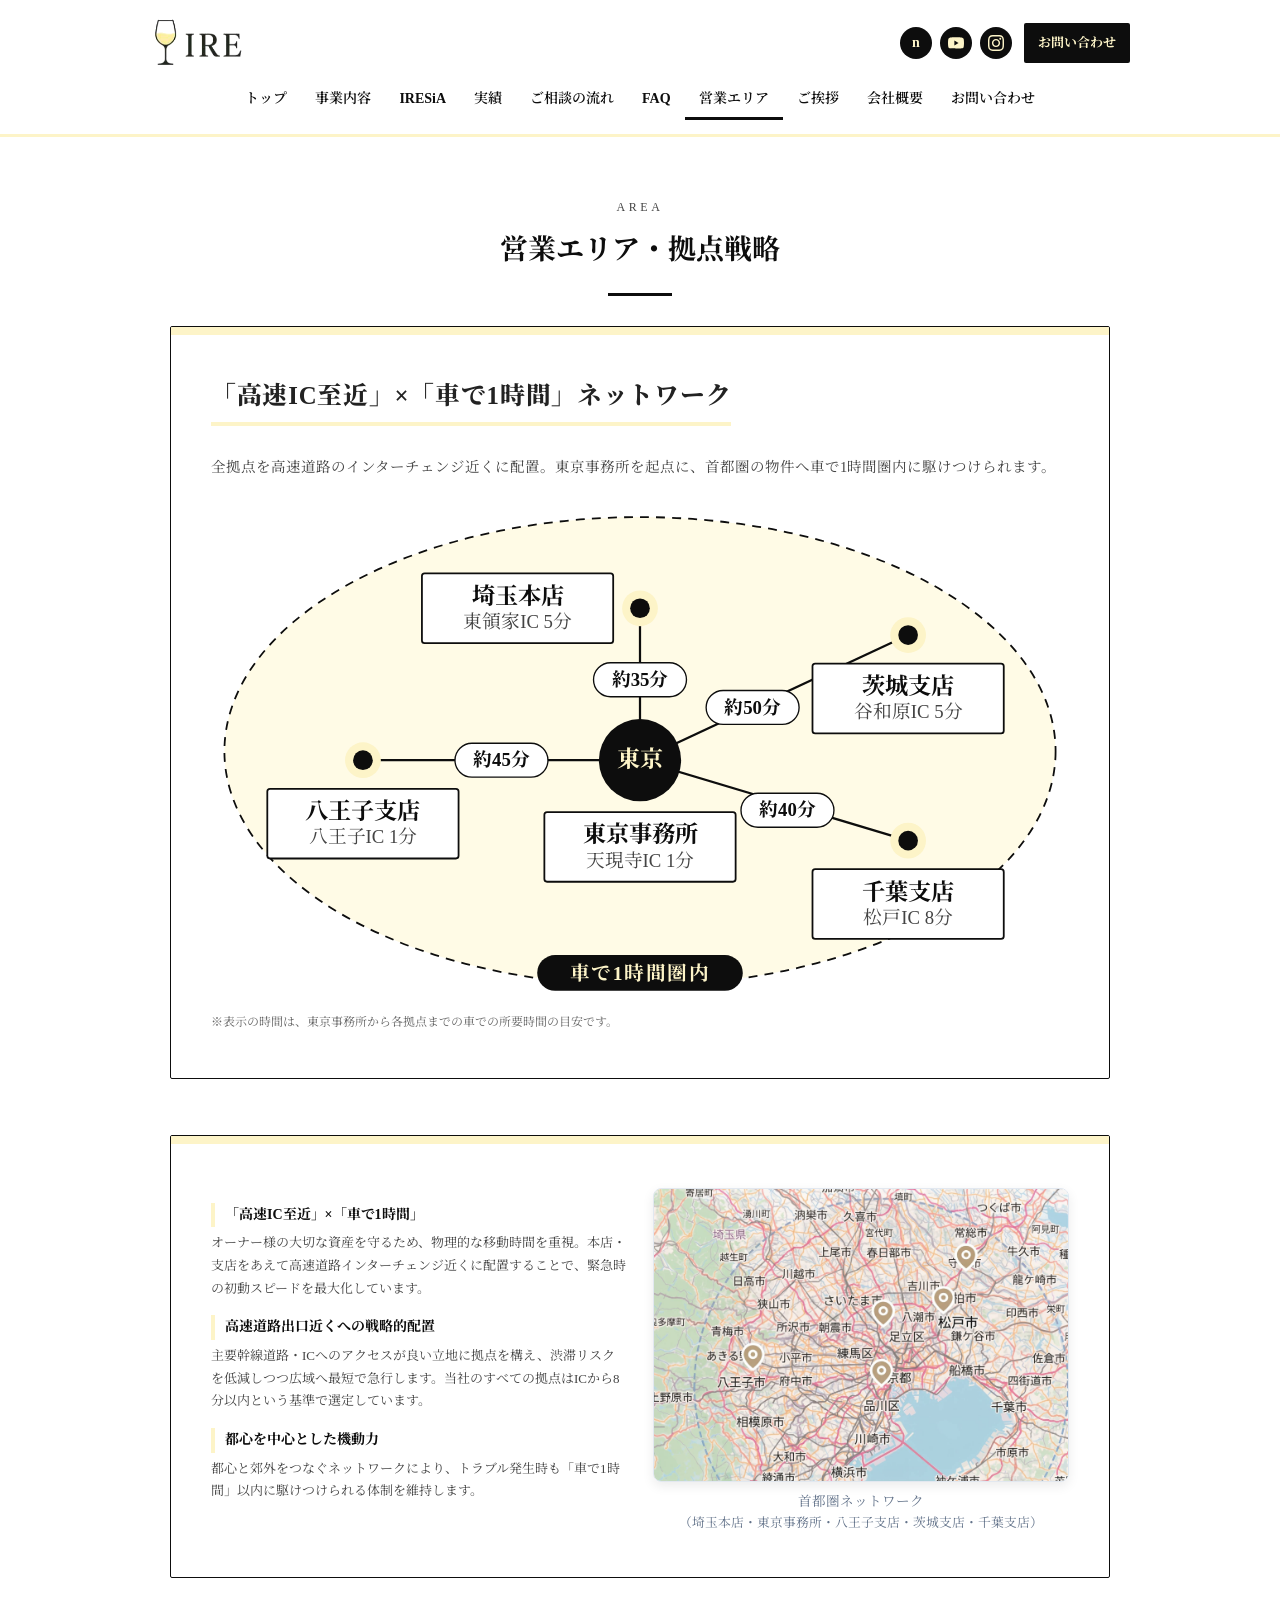
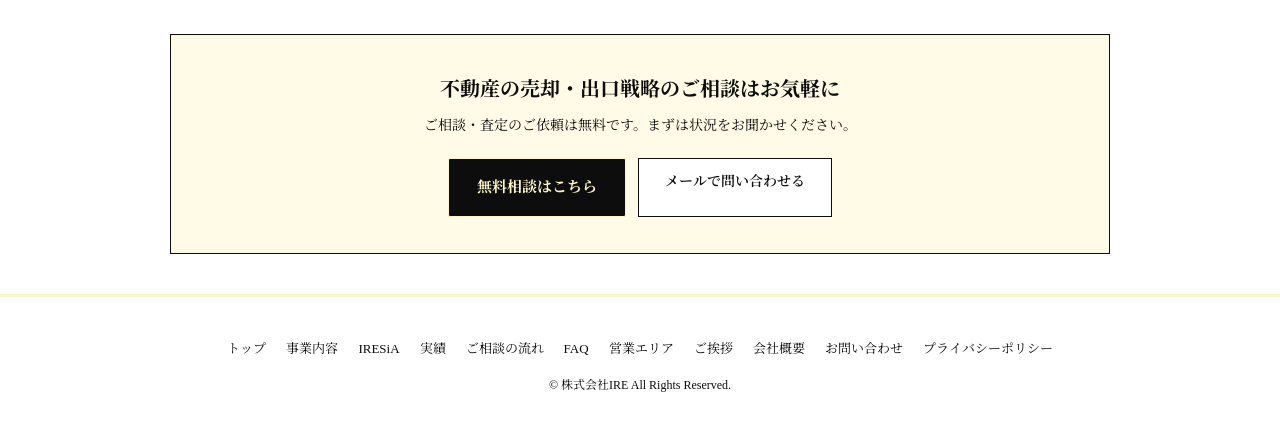
<file: area.html>
<!DOCTYPE html>
<html lang="ja">
<head>
    <meta charset="UTF-8">
    <meta name="viewport" content="width=device-width, initial-scale=1.0">
    <title>営業エリア・拠点戦略 | 株式会社IRE</title>
    <meta name="description" content="埼玉本店・八王子支店・茨城支店・千葉支店・東京事務所。すべての拠点が高速IC至近、車で1時間圏内の機動力。">
    <link rel="icon" href="images/favicon.ico" sizes="any">
    <link rel="icon" type="image/png" href="images/favicon.png">
    <link rel="apple-touch-icon" href="images/apple-touch-icon.png">
    <meta property="og:type" content="website">
    <meta property="og:site_name" content="株式会社IRE">
    <meta property="og:title" content="営業エリア・拠点戦略 | 株式会社IRE">
    <meta property="og:description" content="埼玉本店・八王子支店・茨城支店・千葉支店・東京事務所。すべての拠点が高速IC至近、車で1時間圏内の機動力。">
    <meta property="og:url" content="https://ire-saitama.jp/area.html">
    <meta property="og:image" content="https://ire-saitama.jp/images/ogp.png">
    <meta name="twitter:card" content="summary_large_image">
    <link rel="preconnect" href="https://fonts.googleapis.com">
    <link rel="preconnect" href="https://fonts.gstatic.com" crossorigin>
    <link href="https://fonts.googleapis.com/css2?family=Noto+Serif+JP:wght@400;600;700&display=swap" rel="stylesheet">
    <link rel="stylesheet" href="style.css?v=60">
</head>
<body>

    <header>
      <div class="header-inner">
        <!-- ロゴ -->
        <div class="header-logo">
          <a href="index.html"><img class="logo-img" src="images/logo.png" alt="株式会社IRE"></a>
        </div>
      
        <!-- SNSアイコン＋お問い合わせボタン -->
        <div class="header-right">
          <div class="header-sns-group">
            <!-- note -->
            <a href="https://note.com/haru_sakura_re" target="_blank" rel="noopener noreferrer" title="note" class="header-sns-btn" style="font-size: 14px; font-weight: bold;">n</a>
            
            <!-- YouTube -->
            <a href="https://www.youtube.com/@haru_sakura_fudosan" target="_blank" rel="noopener noreferrer" title="YouTube" class="header-sns-btn">
              <svg width="16" height="16" viewBox="0 0 24 24" fill="currentColor"><path d="M23.498 6.186a3.016 3.016 0 0 0-2.122-2.136C19.505 3.545 12 3.545 12 3.545s-7.505 0-9.377.505A3.017 3.017 0 0 0 .502 6.186C0 8.07 0 12 0 12s0 3.93.502 5.814a3.016 3.016 0 0 0 2.122 2.136c1.871.505 9.376.505 9.376.505s7.505 0 9.377-.505a3.015 3.015 0 0 0 2.122-2.136C24 15.93 24 12 24 12s0-3.93-.502-5.814zM9.545 15.568V8.432L15.818 12l-6.273 3.568z"/></svg>
            </a>
      
            <!-- Instagram -->
            <a href="https://www.instagram.com/haru_sakura_fudosan" target="_blank" rel="noopener noreferrer" title="Instagram" class="header-sns-btn">
              <svg width="16" height="16" viewBox="0 0 24 24" fill="currentColor"><path d="M12 2.163c3.204 0 3.584.012 4.85.07 3.252.148 4.771 1.691 4.919 4.919.058 1.265.069 1.645.069 4.849 0 3.205-.012 3.584-.069 4.849-.149 3.225-1.664 4.771-4.919 4.919-1.266.058-1.644.07-4.85.07-3.204 0-3.584-.012-4.849-.07-3.26-.149-4.771-1.699-4.919-4.92-.058-1.265-.07-1.644-.07-4.849 0-3.204.013-3.583.07-4.849.149-3.227 1.664-4.771 4.919-4.919 1.266-.057 1.645-.069 4.849-.069zm0-2.163c-3.259 0-3.667.014-4.947.072-4.358.2-6.78 2.618-6.98 6.98-.059 1.281-.073 1.689-.073 4.948 0 3.259.014 3.668.072 4.948.2 4.358 2.618 6.78 6.98 6.98 1.281.058 1.689.072 4.948.072 3.259 0 3.668-.014 4.948-.072 4.354-.2 6.782-2.618 6.979-6.98.059-1.28.073-1.689.073-4.948 0-3.259-.014-3.667-.072-4.947-.196-4.354-2.617-6.78-6.979-6.98-1.281-.059-1.69-.073-4.949-.073zm0 5.838c-3.403 0-6.162 2.759-6.162 6.162s2.759 6.163 6.162 6.163 6.162-2.759 6.162-6.163c0-3.403-2.759-6.162-6.162-6.162zm0 10.162c-2.209 0-4-1.79-4-4 0-2.209 1.791-4 4-4s4 1.791 4 4c0 2.21-1.791 4-4 4zm6.406-11.845c-.796 0-1.441.645-1.441 1.44s.645 1.44 1.441 1.44c.795 0 1.439-.645 1.439-1.44s-.644-1.44-1.439-1.44z"/></svg>
            </a>
          </div>
      
          <!-- お問い合わせボタン -->
          <a href="contact.html" class="header-contact-btn">お問い合わせ</a>
        </div>
      </div>
      <nav class="site-nav"><a href="index.html">トップ</a><a href="business.html">事業内容</a><a href="iresia.html">IRESiA</a><a href="works.html">実績</a><a href="flow.html">ご相談の流れ</a><a href="faq.html">FAQ</a><a href="area.html" class="active">営業エリア</a><a href="greeting.html">ご挨拶</a><a href="company.html">会社概要</a><a href="contact.html">お問い合わせ</a></nav>
    </header>

    <div class="container" style="padding-top: 10px;">

        <div class="page-title">
            <p class="eyebrow">AREA</p>
            <h1>営業エリア・拠点戦略</h1>
        </div>

        <div class="slide-card">
            <div class="slide-header-bar"></div>
            <div class="slide-body">
                <div class="slide-title-wrap">
                    <h2 class="slide-title">「高速IC至近」×「車で1時間」ネットワーク</h2>
                </div>
                <p class="net-lead">全拠点を高速道路のインターチェンジ近くに配置。東京事務所を起点に、首都圏の物件へ車で1時間圏内に駆けつけられます。</p>
                <div class="net-wrap"><svg class="net-svg net-desktop" viewBox="0 0 960 560" role="img" aria-label="拠点ネットワーク図：東京事務所を中心に、埼玉本店・八王子支店・茨城支店・千葉支店が車で1時間圏内に位置します"><ellipse cx="480" cy="280" rx="465" ry="262" fill="#FFFBE6" stroke="#0D0D0D" stroke-width="2" stroke-dasharray="10 8"/><g class="ring-label"><rect x="365" y="508" width="230" height="40" rx="20" fill="#0D0D0D"/><text x="480" y="536" text-anchor="middle" class="n-ring">車で1時間圏内</text></g><line x1="480" y1="290" x2="480" y2="120" stroke="#0D0D0D" stroke-width="2.5"/><line x1="480" y1="290" x2="170" y2="290" stroke="#0D0D0D" stroke-width="2.5"/><line x1="480" y1="290" x2="780" y2="150" stroke="#0D0D0D" stroke-width="2.5"/><line x1="480" y1="290" x2="780" y2="380" stroke="#0D0D0D" stroke-width="2.5"/><rect x="428" y="181" width="104" height="38" rx="19" fill="#fff" stroke="#0D0D0D" stroke-width="1.5"/><text x="480" y="207" text-anchor="middle" class="n-min">約35分</text><rect x="273" y="271" width="104" height="38" rx="19" fill="#fff" stroke="#0D0D0D" stroke-width="1.5"/><text x="325" y="297" text-anchor="middle" class="n-min">約45分</text><rect x="554" y="212" width="104" height="38" rx="19" fill="#fff" stroke="#0D0D0D" stroke-width="1.5"/><text x="606" y="238" text-anchor="middle" class="n-min">約50分</text><rect x="593" y="327" width="104" height="38" rx="19" fill="#fff" stroke="#0D0D0D" stroke-width="1.5"/><text x="645" y="353" text-anchor="middle" class="n-min">約40分</text><circle cx="480" cy="290" r="46" fill="#0D0D0D"/><text x="480" y="298" text-anchor="middle" class="n-hub">東京</text><g><rect x="373" y="348" width="214" height="78" rx="3" fill="#fff" stroke="#0D0D0D" stroke-width="2"/><text x="480" y="382" text-anchor="middle" class="n-name">東京事務所</text><text x="480" y="409" text-anchor="middle" class="n-ic">天現寺IC 1分</text></g><circle cx="480" cy="120" r="20" fill="#FDF4C8"/><circle cx="480" cy="120" r="11" fill="#0D0D0D"/><g><rect x="236" y="81" width="214" height="78" rx="3" fill="#fff" stroke="#0D0D0D" stroke-width="2"/><text x="343" y="115" text-anchor="middle" class="n-name">埼玉本店</text><text x="343" y="142" text-anchor="middle" class="n-ic">東領家IC 5分</text></g><circle cx="170" cy="290" r="20" fill="#FDF4C8"/><circle cx="170" cy="290" r="11" fill="#0D0D0D"/><g><rect x="63" y="322" width="214" height="78" rx="3" fill="#fff" stroke="#0D0D0D" stroke-width="2"/><text x="170" y="356" text-anchor="middle" class="n-name">八王子支店</text><text x="170" y="383" text-anchor="middle" class="n-ic">八王子IC 1分</text></g><circle cx="780" cy="150" r="20" fill="#FDF4C8"/><circle cx="780" cy="150" r="11" fill="#0D0D0D"/><g><rect x="673" y="182" width="214" height="78" rx="3" fill="#fff" stroke="#0D0D0D" stroke-width="2"/><text x="780" y="216" text-anchor="middle" class="n-name">茨城支店</text><text x="780" y="243" text-anchor="middle" class="n-ic">谷和原IC 5分</text></g><circle cx="780" cy="380" r="20" fill="#FDF4C8"/><circle cx="780" cy="380" r="11" fill="#0D0D0D"/><g><rect x="673" y="412" width="214" height="78" rx="3" fill="#fff" stroke="#0D0D0D" stroke-width="2"/><text x="780" y="446" text-anchor="middle" class="n-name">千葉支店</text><text x="780" y="473" text-anchor="middle" class="n-ic">松戸IC 8分</text></g></svg><svg class="net-svg net-mobile" viewBox="0 0 400 720" role="img" aria-label="拠点ネットワーク図：東京事務所から車で、埼玉本店は約35分、千葉支店は約40分、八王子支店は約45分、茨城支店は約50分です"><rect x="8" y="14" width="384" height="698" rx="40" fill="#FFFBE6" stroke="#0D0D0D" stroke-width="2" stroke-dasharray="10 8"/><line x1="60" y1="120" x2="60" y2="580" stroke="#0D0D0D" stroke-width="2.5"/><rect x="40" y="40" width="320" height="80" rx="6" fill="#0D0D0D"/><text x="200" y="80" text-anchor="middle" class="m-hub">東京事務所</text><text x="200" y="106" text-anchor="middle" class="m-hubic">天現寺IC 1分</text><line x1="78" y1="205" x2="204" y2="205" stroke="#0D0D0D" stroke-width="2.5"/><circle cx="60" cy="205" r="18" fill="#FDF4C8"/><circle cx="60" cy="205" r="10" fill="#0D0D0D"/><rect x="92" y="175" width="104" height="60" rx="14" fill="#fff" stroke="#0D0D0D" stroke-width="1.5"/><text x="144" y="199" text-anchor="middle" class="m-sm">東京から</text><text x="144" y="226" text-anchor="middle" class="m-min2">約35分</text><rect x="204" y="167" width="176" height="76" rx="3" fill="#fff" stroke="#0D0D0D" stroke-width="2"/><text x="292" y="200" text-anchor="middle" class="m-name">埼玉本店</text><text x="292" y="227" text-anchor="middle" class="m-ic">東領家IC 5分</text><line x1="78" y1="330" x2="204" y2="330" stroke="#0D0D0D" stroke-width="2.5"/><circle cx="60" cy="330" r="18" fill="#FDF4C8"/><circle cx="60" cy="330" r="10" fill="#0D0D0D"/><rect x="92" y="300" width="104" height="60" rx="14" fill="#fff" stroke="#0D0D0D" stroke-width="1.5"/><text x="144" y="324" text-anchor="middle" class="m-sm">東京から</text><text x="144" y="351" text-anchor="middle" class="m-min2">約40分</text><rect x="204" y="292" width="176" height="76" rx="3" fill="#fff" stroke="#0D0D0D" stroke-width="2"/><text x="292" y="325" text-anchor="middle" class="m-name">千葉支店</text><text x="292" y="352" text-anchor="middle" class="m-ic">松戸IC 8分</text><line x1="78" y1="455" x2="204" y2="455" stroke="#0D0D0D" stroke-width="2.5"/><circle cx="60" cy="455" r="18" fill="#FDF4C8"/><circle cx="60" cy="455" r="10" fill="#0D0D0D"/><rect x="92" y="425" width="104" height="60" rx="14" fill="#fff" stroke="#0D0D0D" stroke-width="1.5"/><text x="144" y="449" text-anchor="middle" class="m-sm">東京から</text><text x="144" y="476" text-anchor="middle" class="m-min2">約45分</text><rect x="204" y="417" width="176" height="76" rx="3" fill="#fff" stroke="#0D0D0D" stroke-width="2"/><text x="292" y="450" text-anchor="middle" class="m-name">八王子支店</text><text x="292" y="477" text-anchor="middle" class="m-ic">八王子IC 1分</text><line x1="78" y1="580" x2="204" y2="580" stroke="#0D0D0D" stroke-width="2.5"/><circle cx="60" cy="580" r="18" fill="#FDF4C8"/><circle cx="60" cy="580" r="10" fill="#0D0D0D"/><rect x="92" y="550" width="104" height="60" rx="14" fill="#fff" stroke="#0D0D0D" stroke-width="1.5"/><text x="144" y="574" text-anchor="middle" class="m-sm">東京から</text><text x="144" y="601" text-anchor="middle" class="m-min2">約50分</text><rect x="204" y="542" width="176" height="76" rx="3" fill="#fff" stroke="#0D0D0D" stroke-width="2"/><text x="292" y="575" text-anchor="middle" class="m-name">茨城支店</text><text x="292" y="602" text-anchor="middle" class="m-ic">谷和原IC 5分</text><rect x="85" y="644" width="230" height="42" rx="21" fill="#0D0D0D"/><text x="200" y="673" text-anchor="middle" class="m-ring">車で1時間圏内</text></svg></div>
                <p class="net-note">※表示の時間は、東京事務所から各拠点までの車での所要時間の目安です。</p>
            </div>
        </div>

<!-- スライド3: 営業エリア・拠点戦略 -->
        <div class="slide-card">
            <div class="slide-header-bar"></div>
            <div class="slide-body">
                <div class="strategy-container">
                    <div>

                        <div class="strategy-desc">
                            <h4>「高速IC至近」×「車で1時間」</h4>
                            <p>オーナー様の大切な資産を守るため、物理的な移動時間を重視。本店・支店をあえて高速道路インターチェンジ近くに配置することで、緊急時の初動スピードを最大化しています。</p>
                            
                            <h4>高速道路出口近くへの戦略的配置</h4>
                            <p>主要幹線道路・ICへのアクセスが良い立地に拠点を構え、渋滞リスクを低減しつつ広域へ最短で急行します。当社のすべての拠点はICから8分以内という基準で選定しています。</p>

                            <h4>都心を中心とした機動力</h4>
                            <p>都心と郊外をつなぐネットワークにより、トラブル発生時も「車で1時間」以内に駆けつけられる体制を維持します。</p>
                        </div>
                    </div>

                    <!-- エリアマップ画像枠 -->
                    <div style="display: flex; flex-direction: column; align-items: center;">
                        <div style="width: 100%; border-radius: 8px; overflow: hidden; box-shadow: 0 4px 12px rgba(0,0,0,0.08); border: 1px solid #e2e8f0;">
                            <img src="images/area-map.jpg" alt="営業エリア・拠点アクセスマップ" style="width: 100%; height: auto; display: block; object-fit: cover;">
                        </div>
                        <p style="font-size: 0.85rem; color: #64748b; margin-top: 10px; text-align: center; line-height: 1.5;">
                            首都圏ネットワーク<br>
                            <span style="font-size: 0.8rem;">（埼玉本店・東京事務所・八王子支店・茨城支店・千葉支店）</span>
                        </p>
                    </div>
                </div>
            </div>
        </div>

                <section class="cta-band">
            <p class="cta-lead">不動産の売却・出口戦略のご相談はお気軽に</p>
            <p class="cta-sub">ご相談・査定のご依頼は無料です。まずは状況をお聞かせください。</p>
            <div class="cta-actions">
                <a class="cta-btn" href="contact.html">無料相談はこちら</a>
                <a class="more-link" href="mailto:info@ire-saitama.jp">メールで問い合わせる</a>
            </div>
        </section>

    </div>

    <footer>
        <div class="container">
            <div class="footer-nav"><a href="index.html">トップ</a><a href="business.html">事業内容</a><a href="iresia.html">IRESiA</a><a href="works.html">実績</a><a href="flow.html">ご相談の流れ</a><a href="faq.html">FAQ</a><a href="area.html">営業エリア</a><a href="greeting.html">ご挨拶</a><a href="company.html">会社概要</a><a href="contact.html">お問い合わせ</a><a href="privacy.html">プライバシーポリシー</a></div>
            <p>&copy; 株式会社IRE All Rights Reserved.</p>
        </div>
    </footer>

    <a class="sticky-cta" id="sticky-cta" href="contact.html#inquiry"><svg class="ico" width="18" height="18" viewBox="0 0 24 24" fill="none" stroke="currentColor" stroke-width="1.6" stroke-linecap="round" stroke-linejoin="round" aria-hidden="true"><path d="M5 12h14"/><path d="m12 5 7 7-7 7"/></svg><span>土地・アパート無料売却査定</span></a>
    <script src="main.js?v=14"></script>
</body>
</html>
</file>
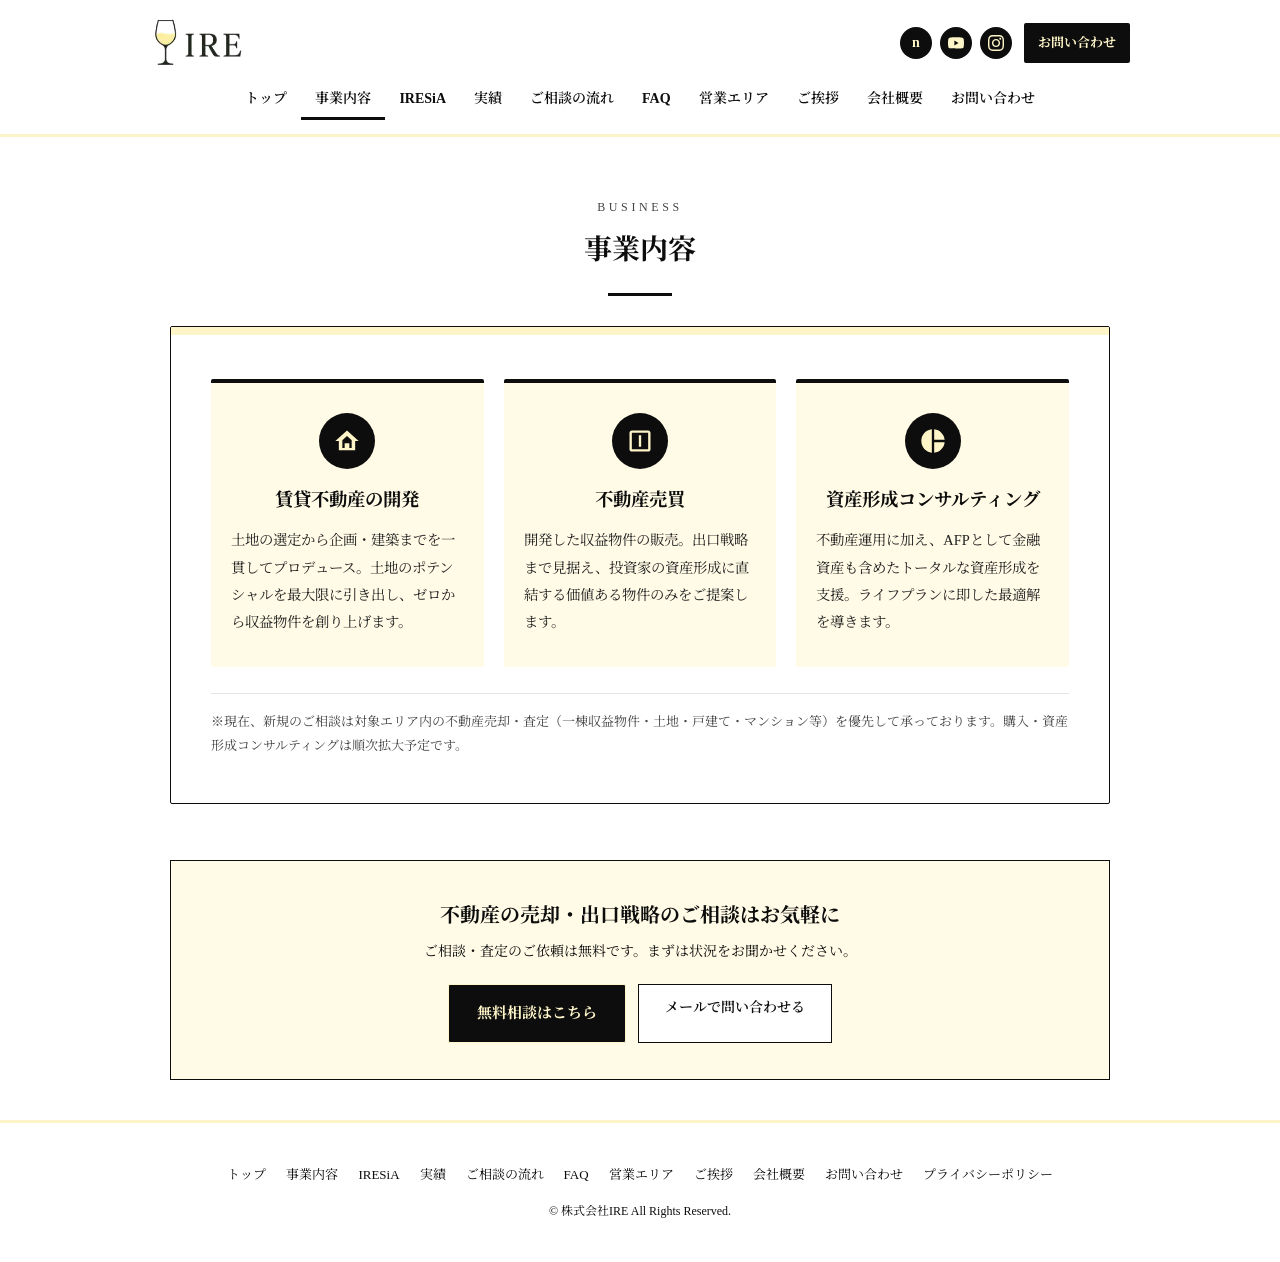
<file: business.html>
<!DOCTYPE html>
<html lang="ja">
<head>
    <meta charset="UTF-8">
    <meta name="viewport" content="width=device-width, initial-scale=1.0">
    <title>事業内容 | 株式会社IRE</title>
    <meta name="description" content="賃貸不動産の開発、不動産売買、資産形成コンサルティング。土地の選定から企画・建築・販売まで一貫して手がけます。">
    <link rel="icon" href="images/favicon.ico" sizes="any">
    <link rel="icon" type="image/png" href="images/favicon.png">
    <link rel="apple-touch-icon" href="images/apple-touch-icon.png">
    <meta property="og:type" content="website">
    <meta property="og:site_name" content="株式会社IRE">
    <meta property="og:title" content="事業内容 | 株式会社IRE">
    <meta property="og:description" content="賃貸不動産の開発、不動産売買、資産形成コンサルティング。土地の選定から企画・建築・販売まで一貫して手がけます。">
    <meta property="og:url" content="https://ire-saitama.jp/business.html">
    <meta property="og:image" content="https://ire-saitama.jp/images/ogp.png">
    <meta name="twitter:card" content="summary_large_image">
    <link rel="preconnect" href="https://fonts.googleapis.com">
    <link rel="preconnect" href="https://fonts.gstatic.com" crossorigin>
    <link href="https://fonts.googleapis.com/css2?family=Noto+Serif+JP:wght@400;600;700&display=swap" rel="stylesheet">
    <link rel="stylesheet" href="style.css?v=60">
</head>
<body>

    <header>
      <div class="header-inner">
        <!-- ロゴ -->
        <div class="header-logo">
          <a href="index.html"><img class="logo-img" src="images/logo.png" alt="株式会社IRE"></a>
        </div>
      
        <!-- SNSアイコン＋お問い合わせボタン -->
        <div class="header-right">
          <div class="header-sns-group">
            <!-- note -->
            <a href="https://note.com/haru_sakura_re" target="_blank" rel="noopener noreferrer" title="note" class="header-sns-btn" style="font-size: 14px; font-weight: bold;">n</a>
            
            <!-- YouTube -->
            <a href="https://www.youtube.com/@haru_sakura_fudosan" target="_blank" rel="noopener noreferrer" title="YouTube" class="header-sns-btn">
              <svg width="16" height="16" viewBox="0 0 24 24" fill="currentColor"><path d="M23.498 6.186a3.016 3.016 0 0 0-2.122-2.136C19.505 3.545 12 3.545 12 3.545s-7.505 0-9.377.505A3.017 3.017 0 0 0 .502 6.186C0 8.07 0 12 0 12s0 3.93.502 5.814a3.016 3.016 0 0 0 2.122 2.136c1.871.505 9.376.505 9.376.505s7.505 0 9.377-.505a3.015 3.015 0 0 0 2.122-2.136C24 15.93 24 12 24 12s0-3.93-.502-5.814zM9.545 15.568V8.432L15.818 12l-6.273 3.568z"/></svg>
            </a>
      
            <!-- Instagram -->
            <a href="https://www.instagram.com/haru_sakura_fudosan" target="_blank" rel="noopener noreferrer" title="Instagram" class="header-sns-btn">
              <svg width="16" height="16" viewBox="0 0 24 24" fill="currentColor"><path d="M12 2.163c3.204 0 3.584.012 4.85.07 3.252.148 4.771 1.691 4.919 4.919.058 1.265.069 1.645.069 4.849 0 3.205-.012 3.584-.069 4.849-.149 3.225-1.664 4.771-4.919 4.919-1.266.058-1.644.07-4.85.07-3.204 0-3.584-.012-4.849-.07-3.26-.149-4.771-1.699-4.919-4.92-.058-1.265-.07-1.644-.07-4.849 0-3.204.013-3.583.07-4.849.149-3.227 1.664-4.771 4.919-4.919 1.266-.057 1.645-.069 4.849-.069zm0-2.163c-3.259 0-3.667.014-4.947.072-4.358.2-6.78 2.618-6.98 6.98-.059 1.281-.073 1.689-.073 4.948 0 3.259.014 3.668.072 4.948.2 4.358 2.618 6.78 6.98 6.98 1.281.058 1.689.072 4.948.072 3.259 0 3.668-.014 4.948-.072 4.354-.2 6.782-2.618 6.979-6.98.059-1.28.073-1.689.073-4.948 0-3.259-.014-3.667-.072-4.947-.196-4.354-2.617-6.78-6.979-6.98-1.281-.059-1.69-.073-4.949-.073zm0 5.838c-3.403 0-6.162 2.759-6.162 6.162s2.759 6.163 6.162 6.163 6.162-2.759 6.162-6.163c0-3.403-2.759-6.162-6.162-6.162zm0 10.162c-2.209 0-4-1.79-4-4 0-2.209 1.791-4 4-4s4 1.791 4 4c0 2.21-1.791 4-4 4zm6.406-11.845c-.796 0-1.441.645-1.441 1.44s.645 1.44 1.441 1.44c.795 0 1.439-.645 1.439-1.44s-.644-1.44-1.439-1.44z"/></svg>
            </a>
          </div>
      
          <!-- お問い合わせボタン -->
          <a href="contact.html" class="header-contact-btn">お問い合わせ</a>
        </div>
      </div>
      <nav class="site-nav"><a href="index.html">トップ</a><a href="business.html" class="active">事業内容</a><a href="iresia.html">IRESiA</a><a href="works.html">実績</a><a href="flow.html">ご相談の流れ</a><a href="faq.html">FAQ</a><a href="area.html">営業エリア</a><a href="greeting.html">ご挨拶</a><a href="company.html">会社概要</a><a href="contact.html">お問い合わせ</a></nav>
    </header>

    <div class="container" style="padding-top: 10px;">

        <div class="page-title">
            <p class="eyebrow">BUSINESS</p>
            <h1>事業内容</h1>
        </div>

<!-- スライド2: 事業内容 -->
        <div class="slide-card">
            <div class="slide-header-bar"></div>
            <div class="slide-body">
                <div class="grid-3">
                    <div class="service-box">
                        <div class="service-icon">
                            <svg viewBox="0 0 24 24"><path d="M12 3L2 12h3v8h14v-8h3L12 3zm0 4.7l4 3.6V18h-2v-4H10v4H8v-6.7l4-3.6z"/></svg>
                        </div>
                        <h3>賃貸不動産の開発</h3>
                        <p>土地の選定から企画・建築までを一貫してプロデュース。土地のポテンシャルを最大限に引き出し、ゼロから収益物件を創り上げます。</p>
                    </div>
                    <div class="service-box">
                        <div class="service-icon">
                            <svg viewBox="0 0 24 24"><path d="M19 3H5c-1.1 0-2 .9-2 2v14c0 1.1.9 2 2 2h14c1.1 0 2-.9 2-2V5c0-1.1-.9-2-2-2zm0 16H5V5h14v14zM11 7h2v10h-2z"/></svg>
                        </div>
                        <h3>不動産売買</h3>
                        <p>開発した収益物件の販売。出口戦略まで見据え、投資家の資産形成に直結する価値ある物件のみをご提案します。</p>
                    </div>
                    <div class="service-box">
                        <div class="service-icon">
                            <svg viewBox="0 0 24 24"><path d="M11 2v20c-5.07-.5-9-4.79-9-10s3.93-9.5 9-10zm2 0v8.99h9c-.47-4.74-4.26-8.52-9-8.99zm0 11.01V22c4.74-.47 8.53-4.25 9-8.99h-9z"/></svg>
                        </div>
                        <h3>資産形成コンサルティング</h3>
                        <p>不動産運用に加え、AFPとして金融資産も含めたトータルな資産形成を支援。ライフプランに即した最適解を導きます。</p>
                    </div>
                </div>
                <p class="biz-note">※現在、新規のご相談は対象エリア内の不動産売却・査定（一棟収益物件・土地・戸建て・マンション等）を優先して承っております。購入・資産形成コンサルティングは順次拡大予定です。</p>
            </div>
        </div>

                <section class="cta-band">
            <p class="cta-lead">不動産の売却・出口戦略のご相談はお気軽に</p>
            <p class="cta-sub">ご相談・査定のご依頼は無料です。まずは状況をお聞かせください。</p>
            <div class="cta-actions">
                <a class="cta-btn" href="contact.html">無料相談はこちら</a>
                <a class="more-link" href="mailto:info@ire-saitama.jp">メールで問い合わせる</a>
            </div>
        </section>

    </div>

    <footer>
        <div class="container">
            <div class="footer-nav"><a href="index.html">トップ</a><a href="business.html">事業内容</a><a href="iresia.html">IRESiA</a><a href="works.html">実績</a><a href="flow.html">ご相談の流れ</a><a href="faq.html">FAQ</a><a href="area.html">営業エリア</a><a href="greeting.html">ご挨拶</a><a href="company.html">会社概要</a><a href="contact.html">お問い合わせ</a><a href="privacy.html">プライバシーポリシー</a></div>
            <p>&copy; 株式会社IRE All Rights Reserved.</p>
        </div>
    </footer>

    <a class="sticky-cta" id="sticky-cta" href="contact.html#inquiry"><svg class="ico" width="18" height="18" viewBox="0 0 24 24" fill="none" stroke="currentColor" stroke-width="1.6" stroke-linecap="round" stroke-linejoin="round" aria-hidden="true"><path d="M5 12h14"/><path d="m12 5 7 7-7 7"/></svg><span>土地・アパート無料売却査定</span></a>
    <script src="main.js?v=14"></script>
</body>
</html>
</file>
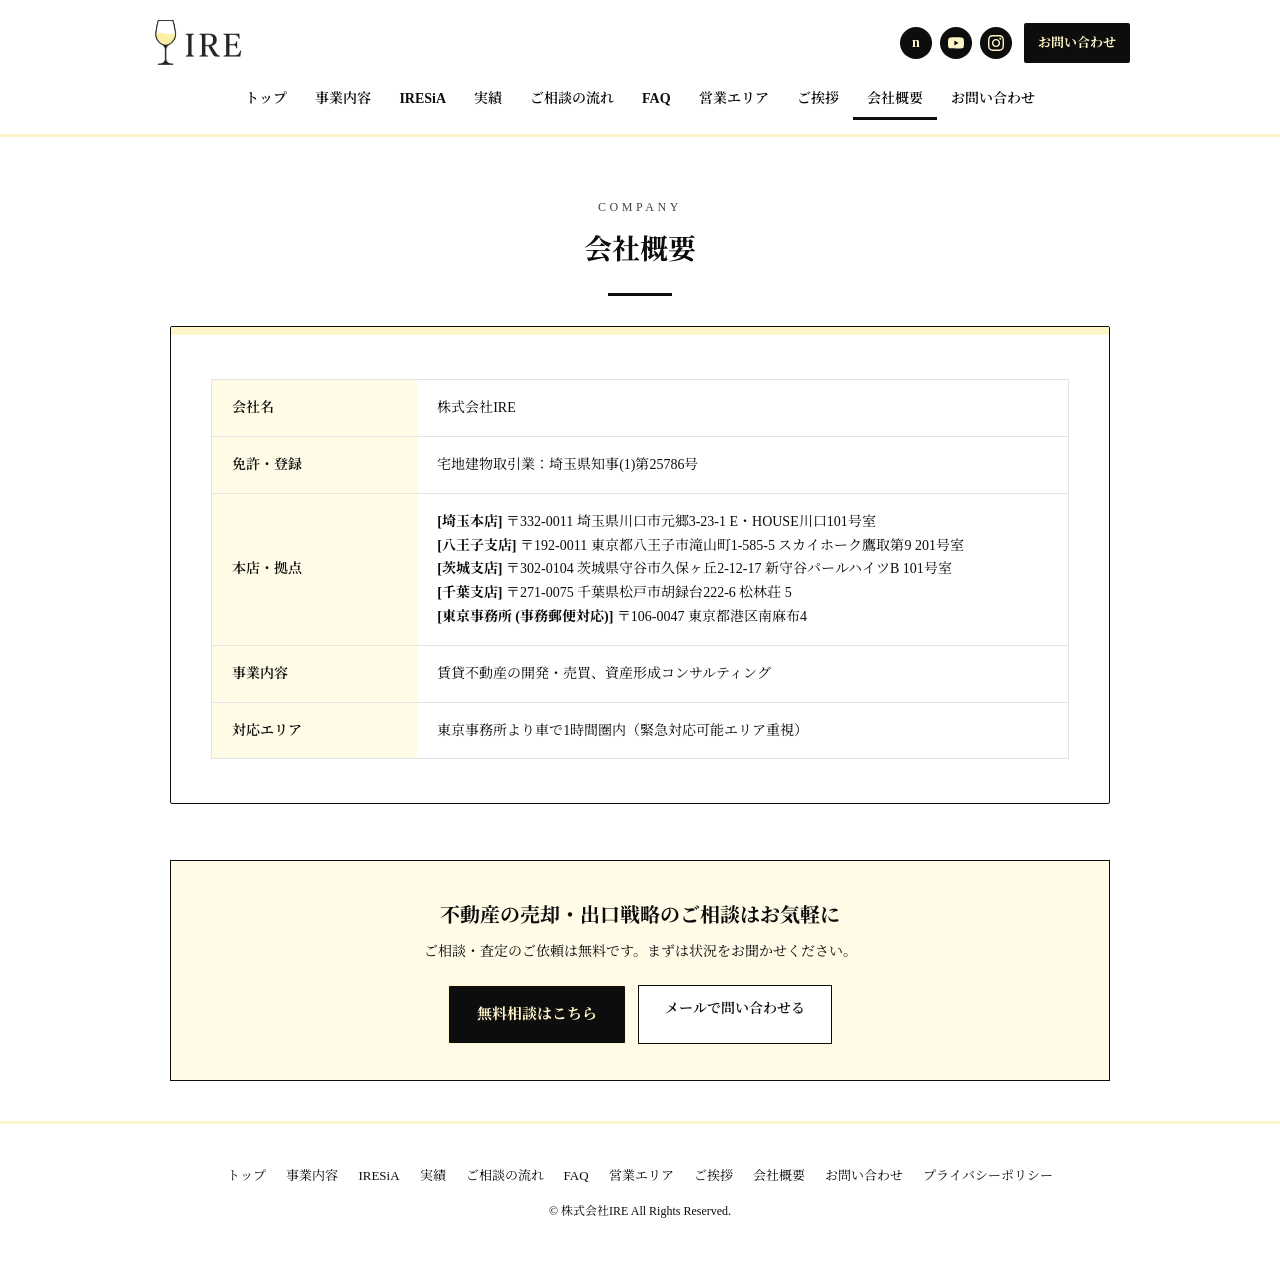
<file: company.html>
<!DOCTYPE html>
<html lang="ja">
<head>
    <meta charset="UTF-8">
    <meta name="viewport" content="width=device-width, initial-scale=1.0">
    <title>会社概要 | 株式会社IRE</title>
    <meta name="description" content="株式会社IREの会社概要。宅地建物取引業 埼玉県知事(1)第25786号。所在地・事業内容・対応エリア。">
    <link rel="icon" href="images/favicon.ico" sizes="any">
    <link rel="icon" type="image/png" href="images/favicon.png">
    <link rel="apple-touch-icon" href="images/apple-touch-icon.png">
    <meta property="og:type" content="website">
    <meta property="og:site_name" content="株式会社IRE">
    <meta property="og:title" content="会社概要 | 株式会社IRE">
    <meta property="og:description" content="株式会社IREの会社概要。宅地建物取引業 埼玉県知事(1)第25786号。所在地・事業内容・対応エリア。">
    <meta property="og:url" content="https://ire-saitama.jp/company.html">
    <meta property="og:image" content="https://ire-saitama.jp/images/ogp.png">
    <meta name="twitter:card" content="summary_large_image">
    <link rel="preconnect" href="https://fonts.googleapis.com">
    <link rel="preconnect" href="https://fonts.gstatic.com" crossorigin>
    <link href="https://fonts.googleapis.com/css2?family=Noto+Serif+JP:wght@400;600;700&display=swap" rel="stylesheet">
    <link rel="stylesheet" href="style.css?v=60">
</head>
<body>

    <header>
      <div class="header-inner">
        <!-- ロゴ -->
        <div class="header-logo">
          <a href="index.html"><img class="logo-img" src="images/logo.png" alt="株式会社IRE"></a>
        </div>
      
        <!-- SNSアイコン＋お問い合わせボタン -->
        <div class="header-right">
          <div class="header-sns-group">
            <!-- note -->
            <a href="https://note.com/haru_sakura_re" target="_blank" rel="noopener noreferrer" title="note" class="header-sns-btn" style="font-size: 14px; font-weight: bold;">n</a>
            
            <!-- YouTube -->
            <a href="https://www.youtube.com/@haru_sakura_fudosan" target="_blank" rel="noopener noreferrer" title="YouTube" class="header-sns-btn">
              <svg width="16" height="16" viewBox="0 0 24 24" fill="currentColor"><path d="M23.498 6.186a3.016 3.016 0 0 0-2.122-2.136C19.505 3.545 12 3.545 12 3.545s-7.505 0-9.377.505A3.017 3.017 0 0 0 .502 6.186C0 8.07 0 12 0 12s0 3.93.502 5.814a3.016 3.016 0 0 0 2.122 2.136c1.871.505 9.376.505 9.376.505s7.505 0 9.377-.505a3.015 3.015 0 0 0 2.122-2.136C24 15.93 24 12 24 12s0-3.93-.502-5.814zM9.545 15.568V8.432L15.818 12l-6.273 3.568z"/></svg>
            </a>
      
            <!-- Instagram -->
            <a href="https://www.instagram.com/haru_sakura_fudosan" target="_blank" rel="noopener noreferrer" title="Instagram" class="header-sns-btn">
              <svg width="16" height="16" viewBox="0 0 24 24" fill="currentColor"><path d="M12 2.163c3.204 0 3.584.012 4.85.07 3.252.148 4.771 1.691 4.919 4.919.058 1.265.069 1.645.069 4.849 0 3.205-.012 3.584-.069 4.849-.149 3.225-1.664 4.771-4.919 4.919-1.266.058-1.644.07-4.85.07-3.204 0-3.584-.012-4.849-.07-3.26-.149-4.771-1.699-4.919-4.92-.058-1.265-.07-1.644-.07-4.849 0-3.204.013-3.583.07-4.849.149-3.227 1.664-4.771 4.919-4.919 1.266-.057 1.645-.069 4.849-.069zm0-2.163c-3.259 0-3.667.014-4.947.072-4.358.2-6.78 2.618-6.98 6.98-.059 1.281-.073 1.689-.073 4.948 0 3.259.014 3.668.072 4.948.2 4.358 2.618 6.78 6.98 6.98 1.281.058 1.689.072 4.948.072 3.259 0 3.668-.014 4.948-.072 4.354-.2 6.782-2.618 6.979-6.98.059-1.28.073-1.689.073-4.948 0-3.259-.014-3.667-.072-4.947-.196-4.354-2.617-6.78-6.979-6.98-1.281-.059-1.69-.073-4.949-.073zm0 5.838c-3.403 0-6.162 2.759-6.162 6.162s2.759 6.163 6.162 6.163 6.162-2.759 6.162-6.163c0-3.403-2.759-6.162-6.162-6.162zm0 10.162c-2.209 0-4-1.79-4-4 0-2.209 1.791-4 4-4s4 1.791 4 4c0 2.21-1.791 4-4 4zm6.406-11.845c-.796 0-1.441.645-1.441 1.44s.645 1.44 1.441 1.44c.795 0 1.439-.645 1.439-1.44s-.644-1.44-1.439-1.44z"/></svg>
            </a>
          </div>
      
          <!-- お問い合わせボタン -->
          <a href="contact.html" class="header-contact-btn">お問い合わせ</a>
        </div>
      </div>
      <nav class="site-nav"><a href="index.html">トップ</a><a href="business.html">事業内容</a><a href="iresia.html">IRESiA</a><a href="works.html">実績</a><a href="flow.html">ご相談の流れ</a><a href="faq.html">FAQ</a><a href="area.html">営業エリア</a><a href="greeting.html">ご挨拶</a><a href="company.html" class="active">会社概要</a><a href="contact.html">お問い合わせ</a></nav>
    </header>

    <div class="container" style="padding-top: 10px;">

        <div class="page-title">
            <p class="eyebrow">COMPANY</p>
            <h1>会社概要</h1>
        </div>

<!-- スライド4: 会社概要 -->
        <div class="slide-card">
            <div class="slide-header-bar"></div>
            <div class="slide-body">
                <table class="info-table">
                    <tr>
                        <th>会社名</th>
                        <td>株式会社IRE</td>
                    </tr>
                    <tr>
                        <th>免許・登録</th>
                        <td>宅地建物取引業：埼玉県知事(1)第25786号</td>
                    </tr>
                    <tr>
                        <th>本店・拠点</th>
                        <td>
                            <strong>[埼玉本店]</strong> 〒332-0011 埼玉県川口市元郷3-23-1 E・HOUSE川口101号室<br>
                            <strong>[八王子支店]</strong> 〒192-0011 東京都八王子市滝山町1-585-5 スカイホーク鷹取第9 201号室<br>
                            <strong>[茨城支店]</strong> 〒302-0104 茨城県守谷市久保ヶ丘2-12-17 新守谷パールハイツB 101号室<br>
                            <strong>[千葉支店]</strong> 〒271-0075 千葉県松戸市胡録台222-6 松林荘 5<br>
                            <strong>[東京事務所 (事務郵便対応)]</strong> 〒106-0047 東京都港区南麻布4
                        </td>
                    </tr>
                    <tr>
                        <th>事業内容</th>
                        <td>賃貸不動産の開発・売買、資産形成コンサルティング</td>
                    </tr>
                    <tr>
                        <th>対応エリア</th>
                        <td>東京事務所より車で1時間圏内（緊急対応可能エリア重視）</td>
                    </tr>
                </table>
            </div>
        </div>

                <section class="cta-band">
            <p class="cta-lead">不動産の売却・出口戦略のご相談はお気軽に</p>
            <p class="cta-sub">ご相談・査定のご依頼は無料です。まずは状況をお聞かせください。</p>
            <div class="cta-actions">
                <a class="cta-btn" href="contact.html">無料相談はこちら</a>
                <a class="more-link" href="mailto:info@ire-saitama.jp">メールで問い合わせる</a>
            </div>
        </section>

    </div>

    <footer>
        <div class="container">
            <div class="footer-nav"><a href="index.html">トップ</a><a href="business.html">事業内容</a><a href="iresia.html">IRESiA</a><a href="works.html">実績</a><a href="flow.html">ご相談の流れ</a><a href="faq.html">FAQ</a><a href="area.html">営業エリア</a><a href="greeting.html">ご挨拶</a><a href="company.html">会社概要</a><a href="contact.html">お問い合わせ</a><a href="privacy.html">プライバシーポリシー</a></div>
            <p>&copy; 株式会社IRE All Rights Reserved.</p>
        </div>
    </footer>

    <a class="sticky-cta" id="sticky-cta" href="contact.html#inquiry"><svg class="ico" width="18" height="18" viewBox="0 0 24 24" fill="none" stroke="currentColor" stroke-width="1.6" stroke-linecap="round" stroke-linejoin="round" aria-hidden="true"><path d="M5 12h14"/><path d="m12 5 7 7-7 7"/></svg><span>土地・アパート無料売却査定</span></a>
    <script src="main.js?v=14"></script>
</body>
</html>
</file>
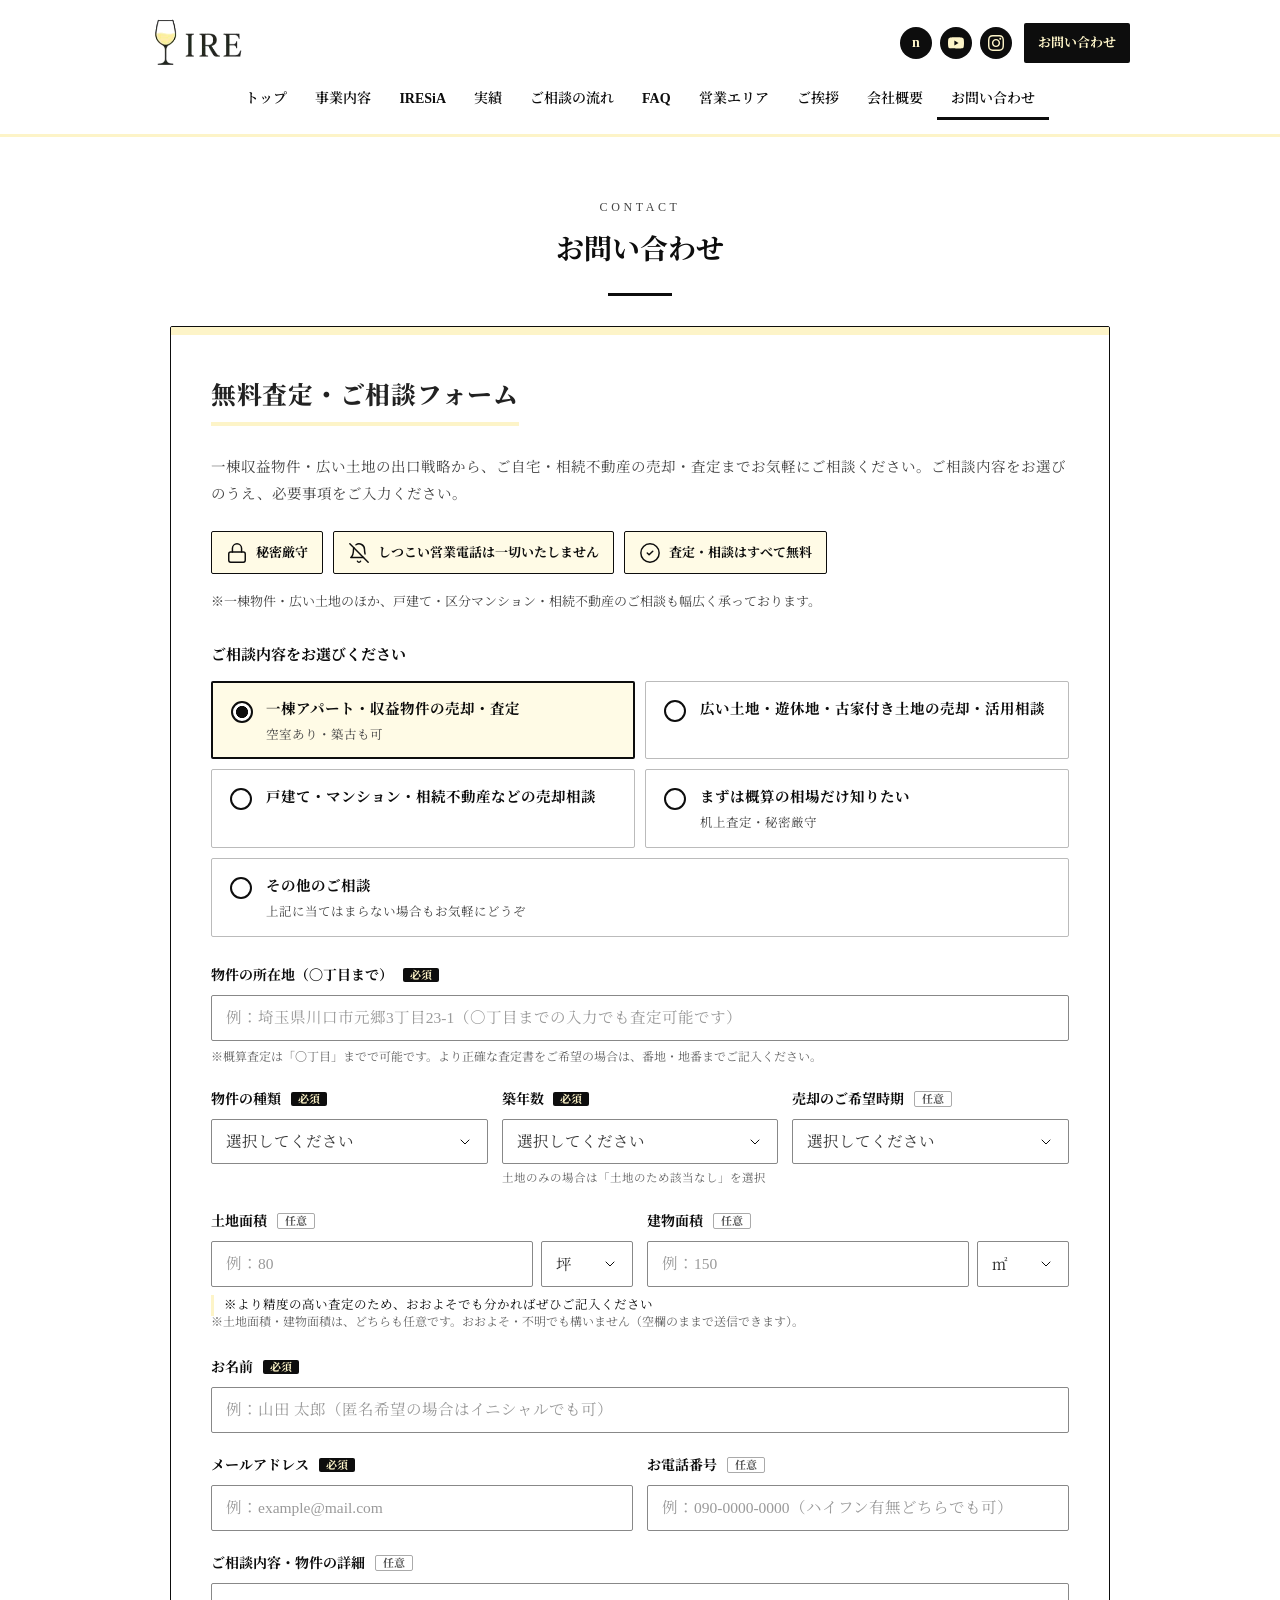
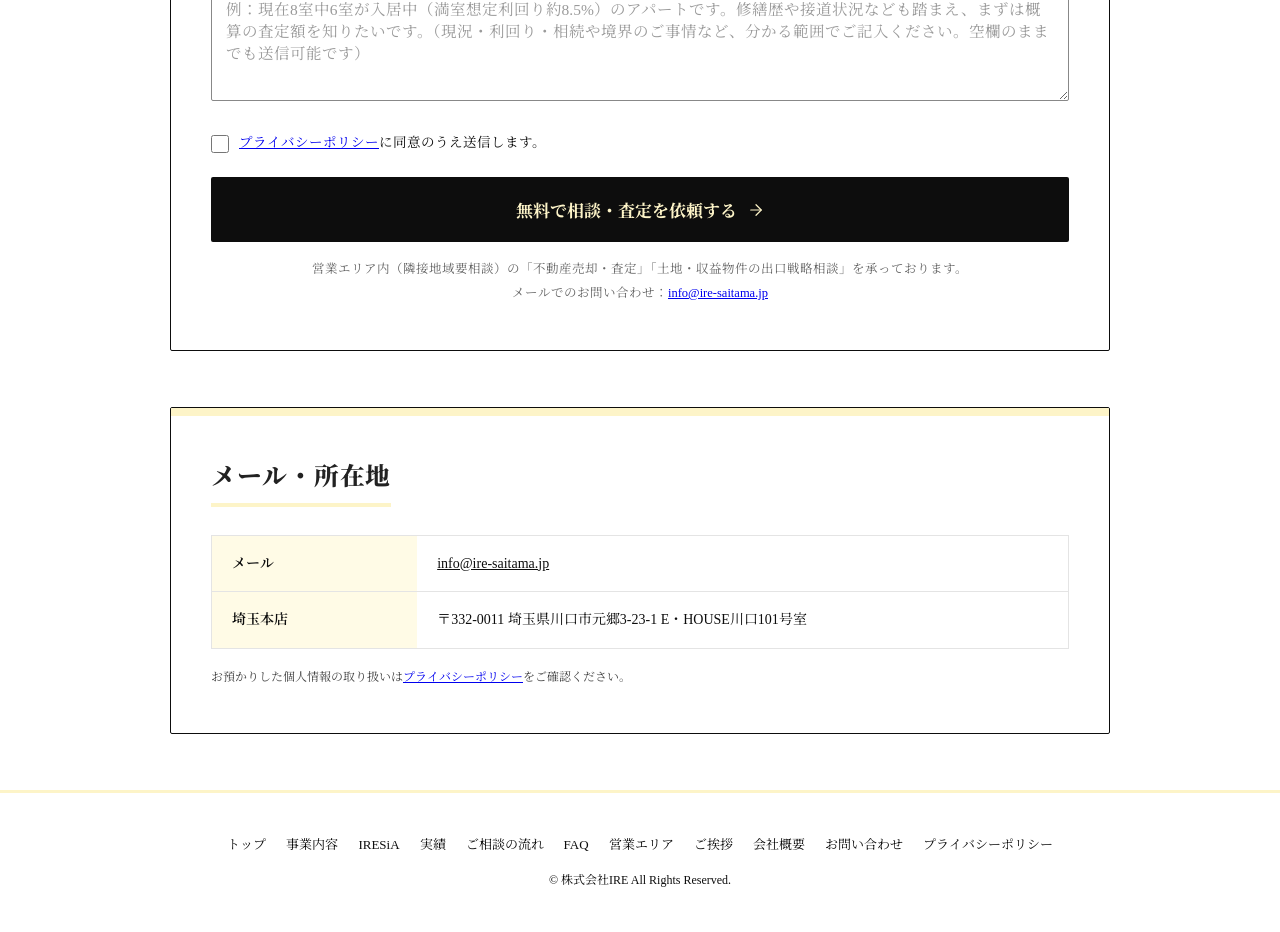
<file: contact.html>
<!DOCTYPE html>
<html lang="ja">
<head>
    <meta charset="UTF-8">
    <meta name="viewport" content="width=device-width, initial-scale=1.0">
    <title>お問い合わせ | 株式会社IRE</title>
    <meta name="description" content="不動産の売却・査定、一棟収益物件・土地の出口戦略のご相談は株式会社IREへ。お問い合わせは無料です。">
    <link rel="icon" href="images/favicon.ico" sizes="any">
    <link rel="icon" type="image/png" href="images/favicon.png">
    <link rel="apple-touch-icon" href="images/apple-touch-icon.png">
    <meta property="og:type" content="website">
    <meta property="og:site_name" content="株式会社IRE">
    <meta property="og:title" content="お問い合わせ | 株式会社IRE">
    <meta property="og:description" content="不動産の売却・査定、一棟収益物件・土地の出口戦略のご相談は株式会社IREへ。お問い合わせは無料です。">
    <meta property="og:url" content="https://ire-saitama.jp/contact.html">
    <meta property="og:image" content="https://ire-saitama.jp/images/ogp.png">
    <meta name="twitter:card" content="summary_large_image">
    <link rel="preconnect" href="https://fonts.googleapis.com">
    <link rel="preconnect" href="https://fonts.gstatic.com" crossorigin>
    <link href="https://fonts.googleapis.com/css2?family=Noto+Serif+JP:wght@400;600;700&family=Noto+Sans+JP:wght@400;500;700&display=swap" rel="stylesheet">
    <link rel="stylesheet" href="style.css?v=60">
</head>
<body>

    <header>
      <div class="header-inner">
        <!-- ロゴ -->
        <div class="header-logo">
          <a href="index.html"><img class="logo-img" src="images/logo.png" alt="株式会社IRE"></a>
        </div>
      
        <!-- SNSアイコン＋お問い合わせボタン -->
        <div class="header-right">
          <div class="header-sns-group">
            <!-- note -->
            <a href="https://note.com/haru_sakura_re" target="_blank" rel="noopener noreferrer" title="note" class="header-sns-btn" style="font-size: 14px; font-weight: bold;">n</a>
            
            <!-- YouTube -->
            <a href="https://www.youtube.com/@haru_sakura_fudosan" target="_blank" rel="noopener noreferrer" title="YouTube" class="header-sns-btn">
              <svg width="16" height="16" viewBox="0 0 24 24" fill="currentColor"><path d="M23.498 6.186a3.016 3.016 0 0 0-2.122-2.136C19.505 3.545 12 3.545 12 3.545s-7.505 0-9.377.505A3.017 3.017 0 0 0 .502 6.186C0 8.07 0 12 0 12s0 3.93.502 5.814a3.016 3.016 0 0 0 2.122 2.136c1.871.505 9.376.505 9.376.505s7.505 0 9.377-.505a3.015 3.015 0 0 0 2.122-2.136C24 15.93 24 12 24 12s0-3.93-.502-5.814zM9.545 15.568V8.432L15.818 12l-6.273 3.568z"/></svg>
            </a>
      
            <!-- Instagram -->
            <a href="https://www.instagram.com/haru_sakura_fudosan" target="_blank" rel="noopener noreferrer" title="Instagram" class="header-sns-btn">
              <svg width="16" height="16" viewBox="0 0 24 24" fill="currentColor"><path d="M12 2.163c3.204 0 3.584.012 4.85.07 3.252.148 4.771 1.691 4.919 4.919.058 1.265.069 1.645.069 4.849 0 3.205-.012 3.584-.069 4.849-.149 3.225-1.664 4.771-4.919 4.919-1.266.058-1.644.07-4.85.07-3.204 0-3.584-.012-4.849-.07-3.26-.149-4.771-1.699-4.919-4.92-.058-1.265-.07-1.644-.07-4.849 0-3.204.013-3.583.07-4.849.149-3.227 1.664-4.771 4.919-4.919 1.266-.057 1.645-.069 4.849-.069zm0-2.163c-3.259 0-3.667.014-4.947.072-4.358.2-6.78 2.618-6.98 6.98-.059 1.281-.073 1.689-.073 4.948 0 3.259.014 3.668.072 4.948.2 4.358 2.618 6.78 6.98 6.98 1.281.058 1.689.072 4.948.072 3.259 0 3.668-.014 4.948-.072 4.354-.2 6.782-2.618 6.979-6.98.059-1.28.073-1.689.073-4.948 0-3.259-.014-3.667-.072-4.947-.196-4.354-2.617-6.78-6.979-6.98-1.281-.059-1.69-.073-4.949-.073zm0 5.838c-3.403 0-6.162 2.759-6.162 6.162s2.759 6.163 6.162 6.163 6.162-2.759 6.162-6.163c0-3.403-2.759-6.162-6.162-6.162zm0 10.162c-2.209 0-4-1.79-4-4 0-2.209 1.791-4 4-4s4 1.791 4 4c0 2.21-1.791 4-4 4zm6.406-11.845c-.796 0-1.441.645-1.441 1.44s.645 1.44 1.441 1.44c.795 0 1.439-.645 1.439-1.44s-.644-1.44-1.439-1.44z"/></svg>
            </a>
          </div>
      
          <!-- お問い合わせボタン -->
          <a href="contact.html" class="header-contact-btn">お問い合わせ</a>
        </div>
      </div>
      <nav class="site-nav"><a href="index.html">トップ</a><a href="business.html">事業内容</a><a href="iresia.html">IRESiA</a><a href="works.html">実績</a><a href="flow.html">ご相談の流れ</a><a href="faq.html">FAQ</a><a href="area.html">営業エリア</a><a href="greeting.html">ご挨拶</a><a href="company.html">会社概要</a><a href="contact.html" class="active">お問い合わせ</a></nav>
    </header>

    <div class="container" style="padding-top: 10px;">

        <div class="page-title">
            <p class="eyebrow">CONTACT</p>
            <h1>お問い合わせ</h1>
        </div>

        <section class="slide-card inquiry" id="inquiry">
            <div class="slide-header-bar"></div>
            <div class="slide-body">
                <div class="slide-title-wrap">
                    <h2 class="slide-title">無料査定・ご相談フォーム</h2>
                </div>
                <p class="form-lead">一棟収益物件・広い土地の出口戦略から、ご自宅・相続不動産の売却・査定までお気軽にご相談ください。ご相談内容をお選びのうえ、必要事項をご入力ください。</p>

                <ul class="trust-badges">
                    <li><svg class="ico" width="22" height="22" viewBox="0 0 24 24" fill="none" stroke="currentColor" stroke-width="1.6" stroke-linecap="round" stroke-linejoin="round" aria-hidden="true"><rect width="18" height="11" x="3" y="11" rx="2"/><path d="M7 11V7a5 5 0 0 1 10 0v4"/></svg><span>秘密厳守</span></li>
                    <li><svg class="ico" width="22" height="22" viewBox="0 0 24 24" fill="none" stroke="currentColor" stroke-width="1.6" stroke-linecap="round" stroke-linejoin="round" aria-hidden="true"><path d="M8.7 3A6 6 0 0 1 18 8a21.3 21.3 0 0 0 .6 5"/><path d="M17 17H3s3-2 3-9a4.67 4.67 0 0 1 .3-1.7"/><path d="M10.3 21a1.94 1.94 0 0 0 3.4 0"/><path d="m2 2 20 20"/></svg><span>しつこい営業電話は一切いたしません</span></li>
                    <li><svg class="ico" width="22" height="22" viewBox="0 0 24 24" fill="none" stroke="currentColor" stroke-width="1.6" stroke-linecap="round" stroke-linejoin="round" aria-hidden="true"><circle cx="12" cy="12" r="10"/><path d="m9 12 2 2 4-4"/></svg><span>査定・相談はすべて無料</span></li>
                </ul>

                <p class="badge-note">※一棟物件・広い土地のほか、戸建て・区分マンション・相続不動産のご相談も幅広く承っております。</p>

                <form id="inquiry-form" class="inquiry-form" novalidate>
                    <fieldset class="type-choices">
                        <legend>ご相談内容をお選びください</legend>
                        <label class="type-choice"><input type="radio" name="ご相談内容" value="一棟アパート・収益物件の売却・査定（空室あり・築古も可）" checked><span><strong>一棟アパート・収益物件の売却・査定</strong><em>空室あり・築古も可</em></span></label>
                        <label class="type-choice"><input type="radio" name="ご相談内容" value="広い土地・遊休地・古家付き土地の売却・活用相談"><span><strong>広い土地・遊休地・古家付き土地の売却・活用相談</strong></span></label>
                        <label class="type-choice"><input type="radio" name="ご相談内容" value="戸建て・マンション・相続不動産などの売却相談"><span><strong>戸建て・マンション・相続不動産などの売却相談</strong></span></label>
                        <label class="type-choice"><input type="radio" name="ご相談内容" value="まずは概算の相場だけ知りたい（机上査定・秘密厳守）"><span><strong>まずは概算の相場だけ知りたい</strong><em>机上査定・秘密厳守</em></span></label>
                                            <label class="type-choice"><input type="radio" name="ご相談内容" value="その他のご相談"><span><strong>その他のご相談</strong><em>上記に当てはまらない場合もお気軽にどうぞ</em></span></label>
                    </fieldset>

                    <div class="field">
                        <label for="f-addr">物件の所在地（〇丁目まで） <b class="req">必須</b></label>
                        <input id="f-addr" name="物件の所在地" type="text" required autocomplete="off" placeholder="例：埼玉県川口市元郷3丁目23-1（〇丁目までの入力でも査定可能です）">
                        <p class="field-hint">※概算査定は「〇丁目」までで可能です。より正確な査定書をご希望の場合は、番地・地番までご記入ください。</p>
                    </div>
                    <div class="field-row">
                        <div class="field">
                            <label for="f-type">物件の種類 <b class="req">必須</b></label>
                            <select id="f-type" name="物件の種類" required><option value="">選択してください</option><option>一棟アパート・一棟マンション</option><option>土地（更地・駐車場・底地など）</option><option>古家付き土地・空き家</option><option>一戸建て</option><option>区分マンション</option><option>事業用ビル・店舗・その他</option></select>
                        </div>
                        <div class="field">
                            <label for="f-age">築年数 <b class="req">必須</b></label>
                            <select id="f-age" name="築年数" required><option value="">選択してください</option><option>土地のため該当なし</option><option>10年未満</option><option>10〜20年</option><option>20〜30年</option><option>30〜40年</option><option>40年以上</option><option>不明・確認中</option></select>
                            <p class="field-hint">土地のみの場合は「土地のため該当なし」を選択</p>
                        </div>
                        <div class="field">
                            <label for="f-when">売却のご希望時期 <b class="opt">任意</b></label>
                            <select id="f-when" name="売却希望時期"><option value="">選択してください</option><option>すぐにでも（1ヶ月以内）</option><option>3ヶ月以内</option><option>半年〜1年以内</option><option>まずは相場を知りたい（時期未定）</option></select>
                        </div>
                    </div>
                    <div class="field-row two cont area-row">
                        <div class="field">
                            <label for="f-land">土地面積 <b class="opt">任意</b></label>
                            <div class="input-unit">
                                <input id="f-land" name="土地面積" type="text" inputmode="decimal" autocomplete="off" placeholder="例：80">
                                <select name="土地面積の単位" aria-label="土地面積の単位"><option>坪</option><option>㎡</option></select>
                            </div>
                        </div>
                        <div class="field">
                            <label for="f-bldg">建物面積 <b class="opt">任意</b></label>
                            <div class="input-unit">
                                <input id="f-bldg" name="建物面積" type="text" inputmode="decimal" autocomplete="off" placeholder="例：150">
                                <select name="建物面積の単位" aria-label="建物面積の単位"><option>㎡</option><option>坪</option></select>
                            </div>
                        </div>
                    </div>
                    <p class="area-guide" id="area-guide" hidden>※より精度の高い査定のため、おおよそでも分かればぜひご記入ください</p>
                    <p class="field-hint area-hint">※土地面積・建物面積は、どちらも任意です。おおよそ・不明でも構いません（空欄のままで送信できます）。</p>
                    <div class="field">
                        <label for="f-name">お名前 <b class="req">必須</b></label>
                        <input id="f-name" name="お名前" type="text" required autocomplete="name" placeholder="例：山田 太郎（匿名希望の場合はイニシャルでも可）">
                    </div>
                    <div class="field-row two cont">
                        <div class="field">
                            <label for="f-email">メールアドレス <b class="req">必須</b></label>
                            <input id="f-email" name="メールアドレス" type="email" required autocomplete="email" placeholder="例：example@mail.com">
                        </div>
                        <div class="field">
                            <label for="f-tel">お電話番号 <b class="opt">任意</b></label>
                            <input id="f-tel" name="電話番号" type="tel" autocomplete="tel" placeholder="例：090-0000-0000（ハイフン有無どちらでも可）">
                        </div>
                    </div>
                    <div class="field">
                        <label for="f-msg">ご相談内容・物件の詳細 <b class="opt">任意</b></label>
                        <textarea id="f-msg" name="ご相談内容の詳細" rows="5" placeholder="例：現在8室中6室が入居中（満室想定利回り約8.5%）のアパートです。修繕歴や接道状況なども踏まえ、まずは概算の査定額を知りたいです。（現況・利回り・相続や境界のご事情など、分かる範囲でご記入ください。空欄のままでも送信可能です）"></textarea>
                    </div>
                    <div class="hp" aria-hidden="true"><label>こちらは空欄のまま<input type="text" name="botcheck" tabindex="-1" autocomplete="off"></label></div>

                    <label class="consent"><input type="checkbox" id="f-consent" required><span><a href="privacy.html" target="_blank" rel="noopener">プライバシーポリシー</a>に同意のうえ送信します。</span></label>

                    <p class="form-error" id="form-error" role="alert" hidden></p>
                    <button type="submit" class="btn-submit">無料で相談・査定を依頼する <svg class="ico" width="18" height="18" viewBox="0 0 24 24" fill="none" stroke="currentColor" stroke-width="1.6" stroke-linecap="round" stroke-linejoin="round" aria-hidden="true"><path d="M5 12h14"/><path d="m12 5 7 7-7 7"/></svg></button>
                    <p class="form-foot">営業エリア内（隣接地域要相談）の「不動産売却・査定」「土地・収益物件の出口戦略相談」を承っております。<br>メールでのお問い合わせ：<a href="mailto:info@ire-saitama.jp">info@ire-saitama.jp</a></p>
                </form>

                <div class="form-done" id="form-done" hidden tabindex="-1">
                    <svg class="ico" width="44" height="44" viewBox="0 0 24 24" fill="none" stroke="currentColor" stroke-width="1.6" stroke-linecap="round" stroke-linejoin="round" aria-hidden="true"><circle cx="12" cy="12" r="10"/><path d="m9 12 2 2 4-4"/></svg>
                    <h3>お問い合わせを受け付けました</h3>
                    <p id="form-done-text">お問い合わせありがとうございます。内容を確認のうえ、担当者より折り返しご連絡いたします。数日経っても返信がない場合は、お手数ですが <a href="mailto:info@ire-saitama.jp">info@ire-saitama.jp</a> までご連絡ください。</p>
                </div>
            </div>
        </section>

        <div class="slide-card">
            <div class="slide-header-bar"></div>
            <div class="slide-body">
                <div class="slide-title-wrap">
                    <h2 class="slide-title">メール・所在地</h2>
                </div>
                <table class="info-table">
                    <tr><th>メール</th><td><a href="mailto:info@ire-saitama.jp">info@ire-saitama.jp</a></td></tr>
                    <tr><th>埼玉本店</th><td>〒332-0011 埼玉県川口市元郷3-23-1 E・HOUSE川口101号室</td></tr>
                </table>
                <p class="note-small">お預かりした個人情報の取り扱いは<a href="privacy.html">プライバシーポリシー</a>をご確認ください。</p>
            </div>
        </div>


    </div>

    <footer>
        <div class="container">
            <div class="footer-nav"><a href="index.html">トップ</a><a href="business.html">事業内容</a><a href="iresia.html">IRESiA</a><a href="works.html">実績</a><a href="flow.html">ご相談の流れ</a><a href="faq.html">FAQ</a><a href="area.html">営業エリア</a><a href="greeting.html">ご挨拶</a><a href="company.html">会社概要</a><a href="contact.html">お問い合わせ</a><a href="privacy.html">プライバシーポリシー</a></div>
            <p>&copy; 株式会社IRE All Rights Reserved.</p>
        </div>
    </footer>

    <a class="sticky-cta" id="sticky-cta" href="#inquiry"><svg class="ico" width="18" height="18" viewBox="0 0 24 24" fill="none" stroke="currentColor" stroke-width="1.6" stroke-linecap="round" stroke-linejoin="round" aria-hidden="true"><path d="M5 12h14"/><path d="m12 5 7 7-7 7"/></svg><span>土地・アパート無料売却査定</span></a>
    <script src="main.js?v=14"></script>
</body>
</html>
</file>
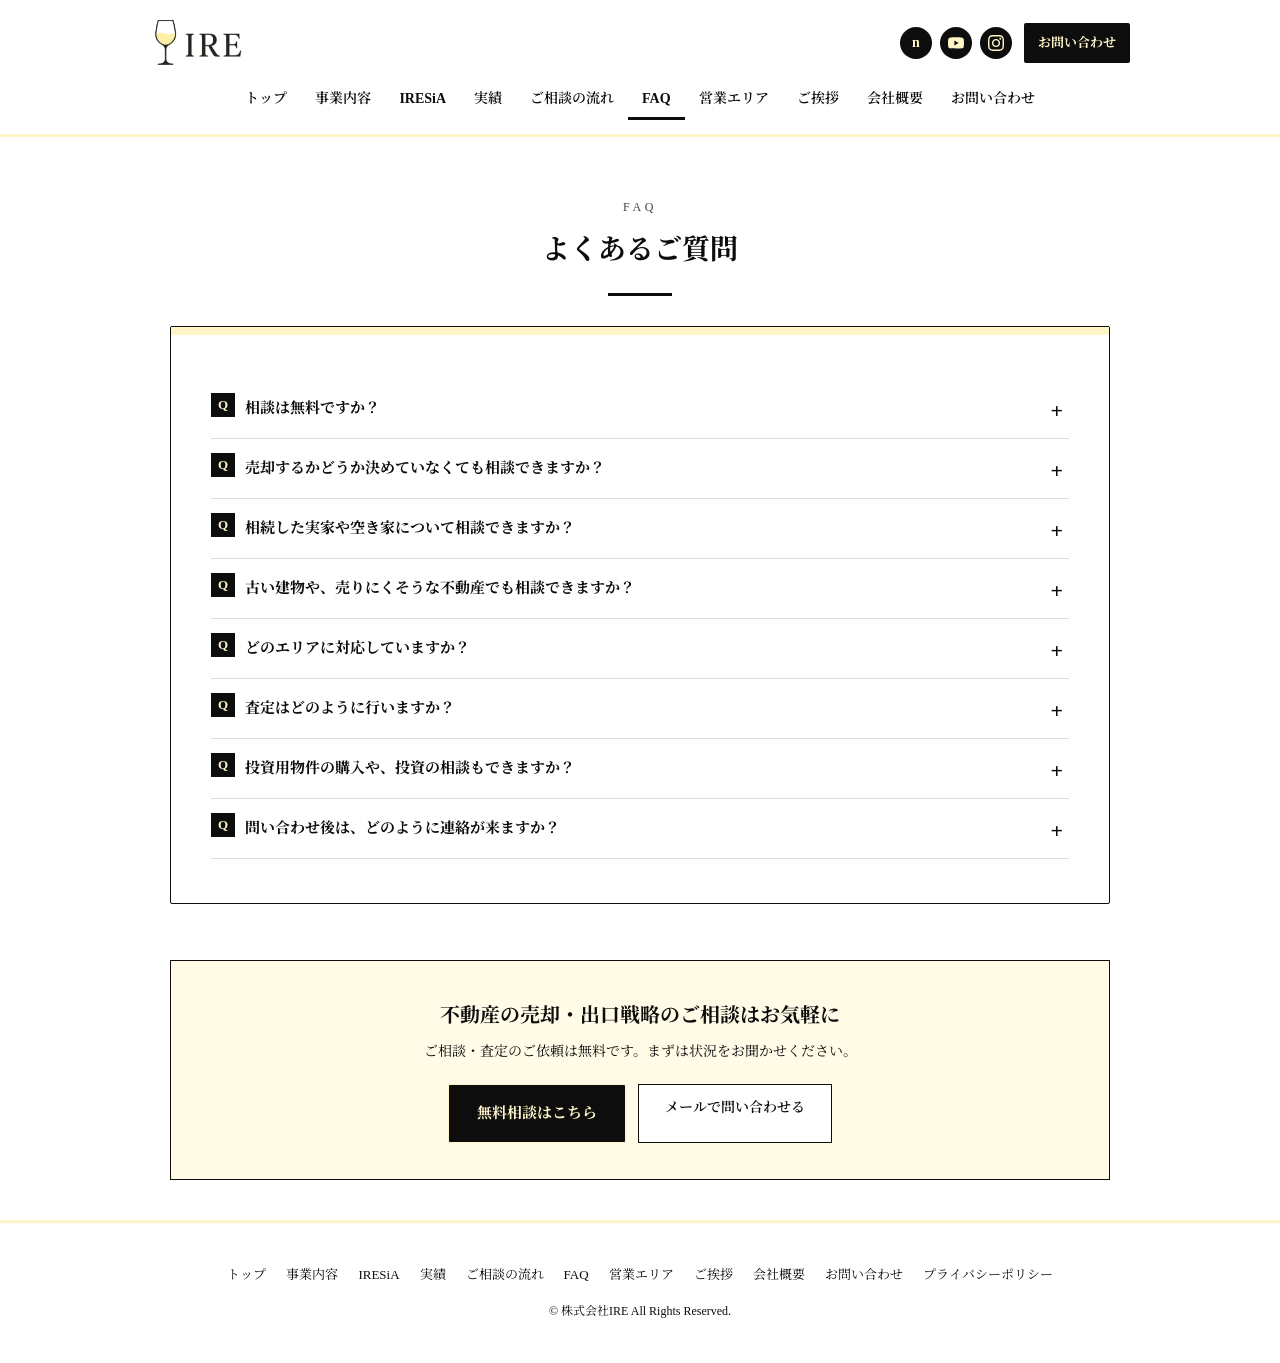
<file: faq.html>
<!DOCTYPE html>
<html lang="ja">
<head>
    <meta charset="UTF-8">
    <meta name="viewport" content="width=device-width, initial-scale=1.0">
    <title>よくあるご質問 | 株式会社IRE</title>
    <meta name="description" content="不動産の売却・査定、一棟収益物件・土地の出口戦略に関するよくあるご質問。費用、対応エリア、査定方法など。">
    <link rel="icon" href="images/favicon.ico" sizes="any">
    <link rel="icon" type="image/png" href="images/favicon.png">
    <link rel="apple-touch-icon" href="images/apple-touch-icon.png">
    <meta property="og:type" content="website">
    <meta property="og:site_name" content="株式会社IRE">
    <meta property="og:title" content="よくあるご質問 | 株式会社IRE">
    <meta property="og:description" content="不動産の売却・査定、一棟収益物件・土地の出口戦略に関するよくあるご質問。費用、対応エリア、査定方法など。">
    <meta property="og:url" content="https://ire-saitama.jp/faq.html">
    <meta property="og:image" content="https://ire-saitama.jp/images/ogp.png">
    <meta name="twitter:card" content="summary_large_image">
    <link rel="preconnect" href="https://fonts.googleapis.com">
    <link rel="preconnect" href="https://fonts.gstatic.com" crossorigin>
    <link href="https://fonts.googleapis.com/css2?family=Noto+Serif+JP:wght@400;600;700&display=swap" rel="stylesheet">
    <link rel="stylesheet" href="style.css?v=60">
</head>
<body>

    <header>
      <div class="header-inner">
        <!-- ロゴ -->
        <div class="header-logo">
          <a href="index.html"><img class="logo-img" src="images/logo.png" alt="株式会社IRE"></a>
        </div>
      
        <!-- SNSアイコン＋お問い合わせボタン -->
        <div class="header-right">
          <div class="header-sns-group">
            <!-- note -->
            <a href="https://note.com/haru_sakura_re" target="_blank" rel="noopener noreferrer" title="note" class="header-sns-btn" style="font-size: 14px; font-weight: bold;">n</a>
            
            <!-- YouTube -->
            <a href="https://www.youtube.com/@haru_sakura_fudosan" target="_blank" rel="noopener noreferrer" title="YouTube" class="header-sns-btn">
              <svg width="16" height="16" viewBox="0 0 24 24" fill="currentColor"><path d="M23.498 6.186a3.016 3.016 0 0 0-2.122-2.136C19.505 3.545 12 3.545 12 3.545s-7.505 0-9.377.505A3.017 3.017 0 0 0 .502 6.186C0 8.07 0 12 0 12s0 3.93.502 5.814a3.016 3.016 0 0 0 2.122 2.136c1.871.505 9.376.505 9.376.505s7.505 0 9.377-.505a3.015 3.015 0 0 0 2.122-2.136C24 15.93 24 12 24 12s0-3.93-.502-5.814zM9.545 15.568V8.432L15.818 12l-6.273 3.568z"/></svg>
            </a>
      
            <!-- Instagram -->
            <a href="https://www.instagram.com/haru_sakura_fudosan" target="_blank" rel="noopener noreferrer" title="Instagram" class="header-sns-btn">
              <svg width="16" height="16" viewBox="0 0 24 24" fill="currentColor"><path d="M12 2.163c3.204 0 3.584.012 4.85.07 3.252.148 4.771 1.691 4.919 4.919.058 1.265.069 1.645.069 4.849 0 3.205-.012 3.584-.069 4.849-.149 3.225-1.664 4.771-4.919 4.919-1.266.058-1.644.07-4.85.07-3.204 0-3.584-.012-4.849-.07-3.26-.149-4.771-1.699-4.919-4.92-.058-1.265-.07-1.644-.07-4.849 0-3.204.013-3.583.07-4.849.149-3.227 1.664-4.771 4.919-4.919 1.266-.057 1.645-.069 4.849-.069zm0-2.163c-3.259 0-3.667.014-4.947.072-4.358.2-6.78 2.618-6.98 6.98-.059 1.281-.073 1.689-.073 4.948 0 3.259.014 3.668.072 4.948.2 4.358 2.618 6.78 6.98 6.98 1.281.058 1.689.072 4.948.072 3.259 0 3.668-.014 4.948-.072 4.354-.2 6.782-2.618 6.979-6.98.059-1.28.073-1.689.073-4.948 0-3.259-.014-3.667-.072-4.947-.196-4.354-2.617-6.78-6.979-6.98-1.281-.059-1.69-.073-4.949-.073zm0 5.838c-3.403 0-6.162 2.759-6.162 6.162s2.759 6.163 6.162 6.163 6.162-2.759 6.162-6.163c0-3.403-2.759-6.162-6.162-6.162zm0 10.162c-2.209 0-4-1.79-4-4 0-2.209 1.791-4 4-4s4 1.791 4 4c0 2.21-1.791 4-4 4zm6.406-11.845c-.796 0-1.441.645-1.441 1.44s.645 1.44 1.441 1.44c.795 0 1.439-.645 1.439-1.44s-.644-1.44-1.439-1.44z"/></svg>
            </a>
          </div>
      
          <!-- お問い合わせボタン -->
          <a href="contact.html" class="header-contact-btn">お問い合わせ</a>
        </div>
      </div>
      <nav class="site-nav"><a href="index.html">トップ</a><a href="business.html">事業内容</a><a href="iresia.html">IRESiA</a><a href="works.html">実績</a><a href="flow.html">ご相談の流れ</a><a href="faq.html" class="active">FAQ</a><a href="area.html">営業エリア</a><a href="greeting.html">ご挨拶</a><a href="company.html">会社概要</a><a href="contact.html">お問い合わせ</a></nav>
    </header>

    <div class="container" style="padding-top: 10px;">

        <div class="page-title">
            <p class="eyebrow">FAQ</p>
            <h1>よくあるご質問</h1>
        </div>

        <div class="slide-card">
            <div class="slide-header-bar"></div>
            <div class="slide-body">
                <div class="faq-list">
                <details class="faq-item"><summary>相談は無料ですか？</summary><p>はい、ご相談・査定のご依頼は無料です。まずはお気軽にお問い合わせください。</p></details>
                <details class="faq-item"><summary>売却するかどうか決めていなくても相談できますか？</summary><p>はい。「いくらくらいになるのか知りたい」「今後どうするか迷っている」という段階でも構いません。無理にご契約をお勧めすることはありません。</p></details>
                <details class="faq-item"><summary>相続した実家や空き家について相談できますか？</summary><p>はい、ご相談いただけます。片付けや名義の整理がこれからという段階でも、状況をお伺いしたうえで、必要な手続きと進め方をご案内します。</p></details>
                <details class="faq-item"><summary>古い建物や、売りにくそうな不動産でも相談できますか？</summary><p>ご相談ください。建物のポテンシャルや権利関係まで精査し、処分や活用の難しい不動産でも価値を再定義する方法をご提案します。</p></details>
                <details class="faq-item"><summary>どのエリアに対応していますか？</summary><p>東京事務所より車で1時間圏内（埼玉・東京・千葉・茨城エリア）を中心に対応しています。隣接する地域は、内容によりご相談ください。</p></details>
                <details class="faq-item"><summary>査定はどのように行いますか？</summary><p>成約相場のデータだけに頼らず、建物の状態、権利関係、立地の特性まで確認したうえで、売主様の利益を最大化する出口戦略を踏まえてご提案します。</p></details>
                <details class="faq-item"><summary>投資用物件の購入や、投資の相談もできますか？</summary><p>現在のご相談は、営業エリア内（隣接地域要相談）の「不動産売却・査定」と「土地・収益物件の出口戦略相談」を優先して承っています。その他のサービスは順次拡大予定です。</p></details>
                <details class="faq-item"><summary>問い合わせ後は、どのように連絡が来ますか？</summary><p>ご記入いただいた連絡先に、内容を確認のうえ順次ご連絡します。お急ぎの場合は、その旨をご記入ください。</p></details>
                </div>
            </div>
        </div>

        <section class="cta-band">
            <p class="cta-lead">不動産の売却・出口戦略のご相談はお気軽に</p>
            <p class="cta-sub">ご相談・査定のご依頼は無料です。まずは状況をお聞かせください。</p>
            <div class="cta-actions">
                <a class="cta-btn" href="contact.html">無料相談はこちら</a>
                <a class="more-link" href="mailto:info@ire-saitama.jp">メールで問い合わせる</a>
            </div>
        </section>

    </div>

    <footer>
        <div class="container">
            <div class="footer-nav"><a href="index.html">トップ</a><a href="business.html">事業内容</a><a href="iresia.html">IRESiA</a><a href="works.html">実績</a><a href="flow.html">ご相談の流れ</a><a href="faq.html">FAQ</a><a href="area.html">営業エリア</a><a href="greeting.html">ご挨拶</a><a href="company.html">会社概要</a><a href="contact.html">お問い合わせ</a><a href="privacy.html">プライバシーポリシー</a></div>
            <p>&copy; 株式会社IRE All Rights Reserved.</p>
        </div>
    </footer>

    <a class="sticky-cta" id="sticky-cta" href="contact.html#inquiry"><svg class="ico" width="18" height="18" viewBox="0 0 24 24" fill="none" stroke="currentColor" stroke-width="1.6" stroke-linecap="round" stroke-linejoin="round" aria-hidden="true"><path d="M5 12h14"/><path d="m12 5 7 7-7 7"/></svg><span>土地・アパート無料売却査定</span></a>
    <script src="main.js?v=14"></script>
</body>
</html>
</file>
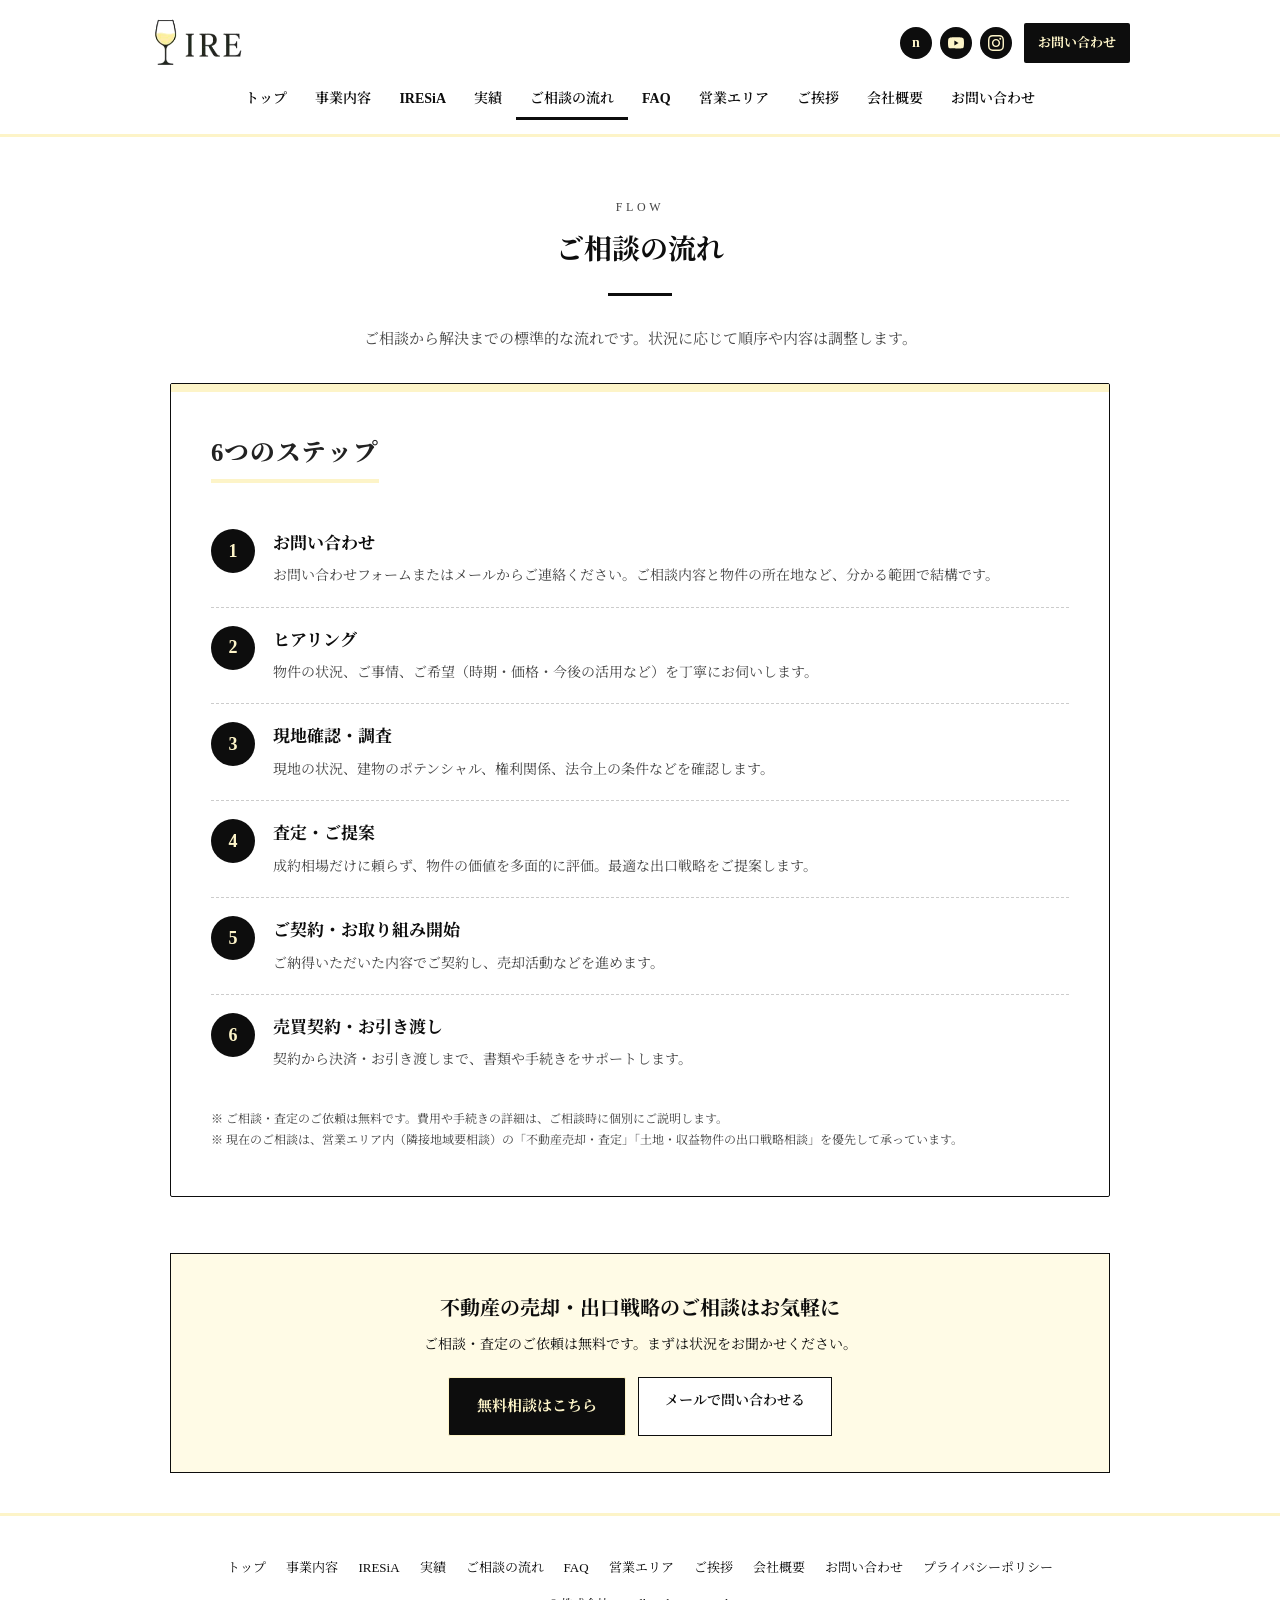
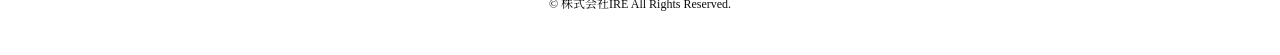
<file: flow.html>
<!DOCTYPE html>
<html lang="ja">
<head>
    <meta charset="UTF-8">
    <meta name="viewport" content="width=device-width, initial-scale=1.0">
    <title>ご相談の流れ | 株式会社IRE</title>
    <meta name="description" content="株式会社IREへのご相談の流れ。お問い合わせ、ヒアリング、現地確認、査定・ご提案、ご契約、お引き渡しまで。">
    <link rel="icon" href="images/favicon.ico" sizes="any">
    <link rel="icon" type="image/png" href="images/favicon.png">
    <link rel="apple-touch-icon" href="images/apple-touch-icon.png">
    <meta property="og:type" content="website">
    <meta property="og:site_name" content="株式会社IRE">
    <meta property="og:title" content="ご相談の流れ | 株式会社IRE">
    <meta property="og:description" content="株式会社IREへのご相談の流れ。お問い合わせ、ヒアリング、現地確認、査定・ご提案、ご契約、お引き渡しまで。">
    <meta property="og:url" content="https://ire-saitama.jp/flow.html">
    <meta property="og:image" content="https://ire-saitama.jp/images/ogp.png">
    <meta name="twitter:card" content="summary_large_image">
    <link rel="preconnect" href="https://fonts.googleapis.com">
    <link rel="preconnect" href="https://fonts.gstatic.com" crossorigin>
    <link href="https://fonts.googleapis.com/css2?family=Noto+Serif+JP:wght@400;600;700&display=swap" rel="stylesheet">
    <link rel="stylesheet" href="style.css?v=60">
</head>
<body>

    <header>
      <div class="header-inner">
        <!-- ロゴ -->
        <div class="header-logo">
          <a href="index.html"><img class="logo-img" src="images/logo.png" alt="株式会社IRE"></a>
        </div>
      
        <!-- SNSアイコン＋お問い合わせボタン -->
        <div class="header-right">
          <div class="header-sns-group">
            <!-- note -->
            <a href="https://note.com/haru_sakura_re" target="_blank" rel="noopener noreferrer" title="note" class="header-sns-btn" style="font-size: 14px; font-weight: bold;">n</a>
            
            <!-- YouTube -->
            <a href="https://www.youtube.com/@haru_sakura_fudosan" target="_blank" rel="noopener noreferrer" title="YouTube" class="header-sns-btn">
              <svg width="16" height="16" viewBox="0 0 24 24" fill="currentColor"><path d="M23.498 6.186a3.016 3.016 0 0 0-2.122-2.136C19.505 3.545 12 3.545 12 3.545s-7.505 0-9.377.505A3.017 3.017 0 0 0 .502 6.186C0 8.07 0 12 0 12s0 3.93.502 5.814a3.016 3.016 0 0 0 2.122 2.136c1.871.505 9.376.505 9.376.505s7.505 0 9.377-.505a3.015 3.015 0 0 0 2.122-2.136C24 15.93 24 12 24 12s0-3.93-.502-5.814zM9.545 15.568V8.432L15.818 12l-6.273 3.568z"/></svg>
            </a>
      
            <!-- Instagram -->
            <a href="https://www.instagram.com/haru_sakura_fudosan" target="_blank" rel="noopener noreferrer" title="Instagram" class="header-sns-btn">
              <svg width="16" height="16" viewBox="0 0 24 24" fill="currentColor"><path d="M12 2.163c3.204 0 3.584.012 4.85.07 3.252.148 4.771 1.691 4.919 4.919.058 1.265.069 1.645.069 4.849 0 3.205-.012 3.584-.069 4.849-.149 3.225-1.664 4.771-4.919 4.919-1.266.058-1.644.07-4.85.07-3.204 0-3.584-.012-4.849-.07-3.26-.149-4.771-1.699-4.919-4.92-.058-1.265-.07-1.644-.07-4.849 0-3.204.013-3.583.07-4.849.149-3.227 1.664-4.771 4.919-4.919 1.266-.057 1.645-.069 4.849-.069zm0-2.163c-3.259 0-3.667.014-4.947.072-4.358.2-6.78 2.618-6.98 6.98-.059 1.281-.073 1.689-.073 4.948 0 3.259.014 3.668.072 4.948.2 4.358 2.618 6.78 6.98 6.98 1.281.058 1.689.072 4.948.072 3.259 0 3.668-.014 4.948-.072 4.354-.2 6.782-2.618 6.979-6.98.059-1.28.073-1.689.073-4.948 0-3.259-.014-3.667-.072-4.947-.196-4.354-2.617-6.78-6.979-6.98-1.281-.059-1.69-.073-4.949-.073zm0 5.838c-3.403 0-6.162 2.759-6.162 6.162s2.759 6.163 6.162 6.163 6.162-2.759 6.162-6.163c0-3.403-2.759-6.162-6.162-6.162zm0 10.162c-2.209 0-4-1.79-4-4 0-2.209 1.791-4 4-4s4 1.791 4 4c0 2.21-1.791 4-4 4zm6.406-11.845c-.796 0-1.441.645-1.441 1.44s.645 1.44 1.441 1.44c.795 0 1.439-.645 1.439-1.44s-.644-1.44-1.439-1.44z"/></svg>
            </a>
          </div>
      
          <!-- お問い合わせボタン -->
          <a href="contact.html" class="header-contact-btn">お問い合わせ</a>
        </div>
      </div>
      <nav class="site-nav"><a href="index.html">トップ</a><a href="business.html">事業内容</a><a href="iresia.html">IRESiA</a><a href="works.html">実績</a><a href="flow.html" class="active">ご相談の流れ</a><a href="faq.html">FAQ</a><a href="area.html">営業エリア</a><a href="greeting.html">ご挨拶</a><a href="company.html">会社概要</a><a href="contact.html">お問い合わせ</a></nav>
    </header>

    <div class="container" style="padding-top: 10px;">

        <div class="page-title">
            <p class="eyebrow">FLOW</p>
            <h1>ご相談の流れ</h1>
        </div>

        <p class="lead-text">ご相談から解決までの標準的な流れです。状況に応じて順序や内容は調整します。</p>

        <div class="slide-card">
            <div class="slide-header-bar"></div>
            <div class="slide-body">
                <div class="slide-title-wrap">
                    <h2 class="slide-title">6つのステップ</h2>
                </div>
                <ol class="flow-list">
                <li class="flow-step"><span class="flow-num">1</span><div><h3>お問い合わせ</h3><p>お問い合わせフォームまたはメールからご連絡ください。ご相談内容と物件の所在地など、分かる範囲で結構です。</p></div></li>
                <li class="flow-step"><span class="flow-num">2</span><div><h3>ヒアリング</h3><p>物件の状況、ご事情、ご希望（時期・価格・今後の活用など）を丁寧にお伺いします。</p></div></li>
                <li class="flow-step"><span class="flow-num">3</span><div><h3>現地確認・調査</h3><p>現地の状況、建物のポテンシャル、権利関係、法令上の条件などを確認します。</p></div></li>
                <li class="flow-step"><span class="flow-num">4</span><div><h3>査定・ご提案</h3><p>成約相場だけに頼らず、物件の価値を多面的に評価。最適な出口戦略をご提案します。</p></div></li>
                <li class="flow-step"><span class="flow-num">5</span><div><h3>ご契約・お取り組み開始</h3><p>ご納得いただいた内容でご契約し、売却活動などを進めます。</p></div></li>
                <li class="flow-step"><span class="flow-num">6</span><div><h3>売買契約・お引き渡し</h3><p>契約から決済・お引き渡しまで、書類や手続きをサポートします。</p></div></li>
                </ol>
                <p class="note-small">※ ご相談・査定のご依頼は無料です。費用や手続きの詳細は、ご相談時に個別にご説明します。<br>※ 現在のご相談は、営業エリア内（隣接地域要相談）の「不動産売却・査定」「土地・収益物件の出口戦略相談」を優先して承っています。</p>
            </div>
        </div>

        <section class="cta-band">
            <p class="cta-lead">不動産の売却・出口戦略のご相談はお気軽に</p>
            <p class="cta-sub">ご相談・査定のご依頼は無料です。まずは状況をお聞かせください。</p>
            <div class="cta-actions">
                <a class="cta-btn" href="contact.html">無料相談はこちら</a>
                <a class="more-link" href="mailto:info@ire-saitama.jp">メールで問い合わせる</a>
            </div>
        </section>

    </div>

    <footer>
        <div class="container">
            <div class="footer-nav"><a href="index.html">トップ</a><a href="business.html">事業内容</a><a href="iresia.html">IRESiA</a><a href="works.html">実績</a><a href="flow.html">ご相談の流れ</a><a href="faq.html">FAQ</a><a href="area.html">営業エリア</a><a href="greeting.html">ご挨拶</a><a href="company.html">会社概要</a><a href="contact.html">お問い合わせ</a><a href="privacy.html">プライバシーポリシー</a></div>
            <p>&copy; 株式会社IRE All Rights Reserved.</p>
        </div>
    </footer>

    <a class="sticky-cta" id="sticky-cta" href="contact.html#inquiry"><svg class="ico" width="18" height="18" viewBox="0 0 24 24" fill="none" stroke="currentColor" stroke-width="1.6" stroke-linecap="round" stroke-linejoin="round" aria-hidden="true"><path d="M5 12h14"/><path d="m12 5 7 7-7 7"/></svg><span>土地・アパート無料売却査定</span></a>
    <script src="main.js?v=14"></script>
</body>
</html>
</file>
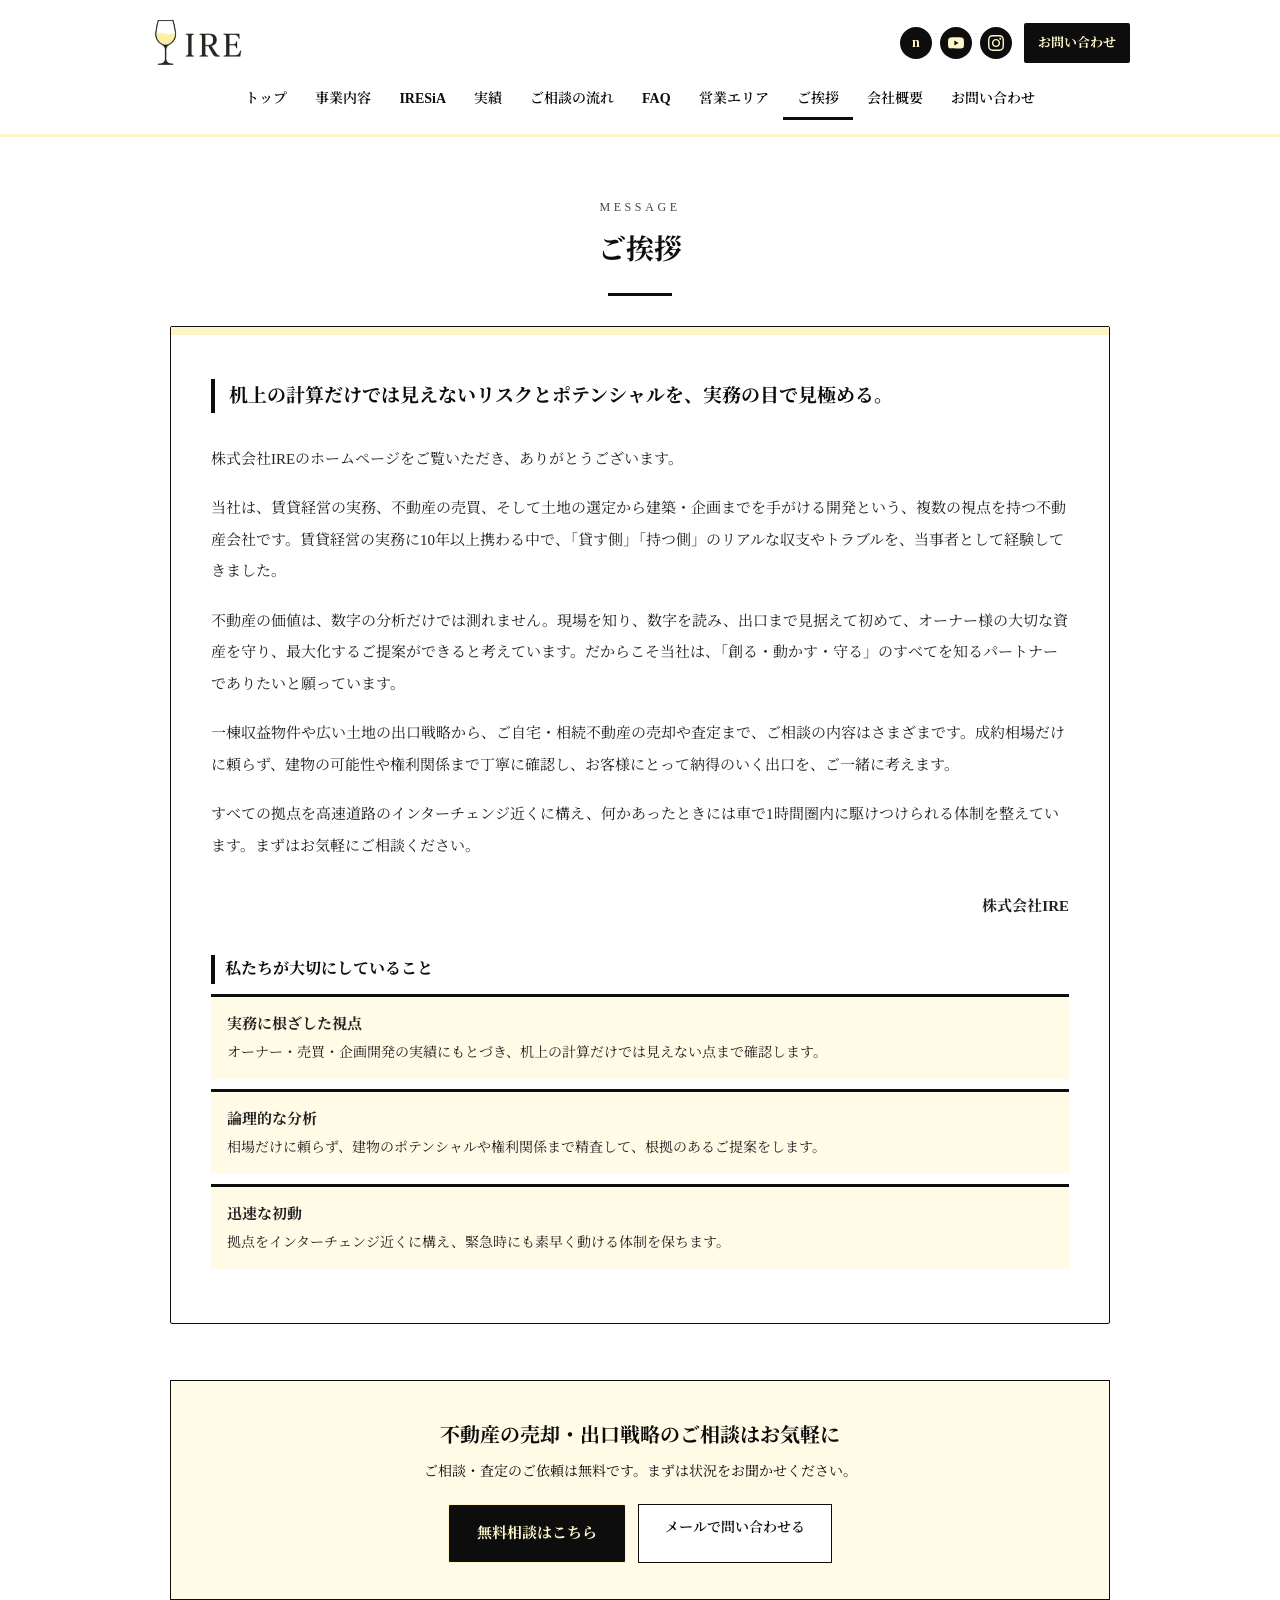
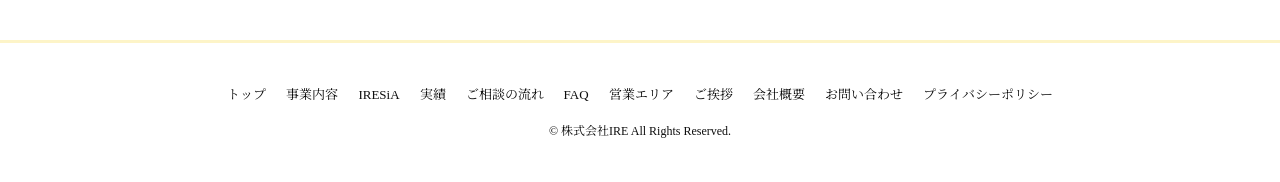
<file: greeting.html>
<!DOCTYPE html>
<html lang="ja">
<head>
    <meta charset="UTF-8">
    <meta name="viewport" content="width=device-width, initial-scale=1.0">
    <title>ご挨拶 | 株式会社IRE</title>
    <meta name="description" content="株式会社IREのご挨拶。賃貸経営・売買・企画開発の実務経験をもとに、オーナー様の大切な資産を守り、最大化するご提案をお約束します。">
    <link rel="icon" href="images/favicon.ico" sizes="any">
    <link rel="icon" type="image/png" href="images/favicon.png">
    <link rel="apple-touch-icon" href="images/apple-touch-icon.png">
    <meta property="og:type" content="website">
    <meta property="og:site_name" content="株式会社IRE">
    <meta property="og:title" content="ご挨拶 | 株式会社IRE">
    <meta property="og:description" content="株式会社IREのご挨拶。賃貸経営・売買・企画開発の実務経験をもとに、オーナー様の大切な資産を守り、最大化するご提案をお約束します。">
    <meta property="og:url" content="https://ire-saitama.jp/greeting.html">
    <meta property="og:image" content="https://ire-saitama.jp/images/ogp.png">
    <meta name="twitter:card" content="summary_large_image">
    <link rel="preconnect" href="https://fonts.googleapis.com">
    <link rel="preconnect" href="https://fonts.gstatic.com" crossorigin>
    <link href="https://fonts.googleapis.com/css2?family=Noto+Serif+JP:wght@400;600;700&display=swap" rel="stylesheet">
    <link rel="stylesheet" href="style.css?v=60">
</head>
<body>

    <header>
      <div class="header-inner">
        <!-- ロゴ -->
        <div class="header-logo">
          <a href="index.html"><img class="logo-img" src="images/logo.png" alt="株式会社IRE"></a>
        </div>
      
        <!-- SNSアイコン＋お問い合わせボタン -->
        <div class="header-right">
          <div class="header-sns-group">
            <!-- note -->
            <a href="https://note.com/haru_sakura_re" target="_blank" rel="noopener noreferrer" title="note" class="header-sns-btn" style="font-size: 14px; font-weight: bold;">n</a>
            
            <!-- YouTube -->
            <a href="https://www.youtube.com/@haru_sakura_fudosan" target="_blank" rel="noopener noreferrer" title="YouTube" class="header-sns-btn">
              <svg width="16" height="16" viewBox="0 0 24 24" fill="currentColor"><path d="M23.498 6.186a3.016 3.016 0 0 0-2.122-2.136C19.505 3.545 12 3.545 12 3.545s-7.505 0-9.377.505A3.017 3.017 0 0 0 .502 6.186C0 8.07 0 12 0 12s0 3.93.502 5.814a3.016 3.016 0 0 0 2.122 2.136c1.871.505 9.376.505 9.376.505s7.505 0 9.377-.505a3.015 3.015 0 0 0 2.122-2.136C24 15.93 24 12 24 12s0-3.93-.502-5.814zM9.545 15.568V8.432L15.818 12l-6.273 3.568z"/></svg>
            </a>
      
            <!-- Instagram -->
            <a href="https://www.instagram.com/haru_sakura_fudosan" target="_blank" rel="noopener noreferrer" title="Instagram" class="header-sns-btn">
              <svg width="16" height="16" viewBox="0 0 24 24" fill="currentColor"><path d="M12 2.163c3.204 0 3.584.012 4.85.07 3.252.148 4.771 1.691 4.919 4.919.058 1.265.069 1.645.069 4.849 0 3.205-.012 3.584-.069 4.849-.149 3.225-1.664 4.771-4.919 4.919-1.266.058-1.644.07-4.85.07-3.204 0-3.584-.012-4.849-.07-3.26-.149-4.771-1.699-4.919-4.92-.058-1.265-.07-1.644-.07-4.849 0-3.204.013-3.583.07-4.849.149-3.227 1.664-4.771 4.919-4.919 1.266-.057 1.645-.069 4.849-.069zm0-2.163c-3.259 0-3.667.014-4.947.072-4.358.2-6.78 2.618-6.98 6.98-.059 1.281-.073 1.689-.073 4.948 0 3.259.014 3.668.072 4.948.2 4.358 2.618 6.78 6.98 6.98 1.281.058 1.689.072 4.948.072 3.259 0 3.668-.014 4.948-.072 4.354-.2 6.782-2.618 6.979-6.98.059-1.28.073-1.689.073-4.948 0-3.259-.014-3.667-.072-4.947-.196-4.354-2.617-6.78-6.979-6.98-1.281-.059-1.69-.073-4.949-.073zm0 5.838c-3.403 0-6.162 2.759-6.162 6.162s2.759 6.163 6.162 6.163 6.162-2.759 6.162-6.163c0-3.403-2.759-6.162-6.162-6.162zm0 10.162c-2.209 0-4-1.79-4-4 0-2.209 1.791-4 4-4s4 1.791 4 4c0 2.21-1.791 4-4 4zm6.406-11.845c-.796 0-1.441.645-1.441 1.44s.645 1.44 1.441 1.44c.795 0 1.439-.645 1.439-1.44s-.644-1.44-1.439-1.44z"/></svg>
            </a>
          </div>
      
          <!-- お問い合わせボタン -->
          <a href="contact.html" class="header-contact-btn">お問い合わせ</a>
        </div>
      </div>
      <nav class="site-nav"><a href="index.html">トップ</a><a href="business.html">事業内容</a><a href="iresia.html">IRESiA</a><a href="works.html">実績</a><a href="flow.html">ご相談の流れ</a><a href="faq.html">FAQ</a><a href="area.html">営業エリア</a><a href="greeting.html" class="active">ご挨拶</a><a href="company.html">会社概要</a><a href="contact.html">お問い合わせ</a></nav>
    </header>

    <div class="container" style="padding-top: 10px;">

        <div class="page-title">
            <p class="eyebrow">MESSAGE</p>
            <h1>ご挨拶</h1>
        </div>

        <div class="slide-card">
            <div class="slide-header-bar"></div>
            <div class="slide-body">
                <div class="message">
                    <p class="message-lead">机上の計算だけでは見えないリスクとポテンシャルを、実務の目で見極める。</p>

                    <p>株式会社IREのホームページをご覧いただき、ありがとうございます。</p>

                    <p>当社は、賃貸経営の実務、不動産の売買、そして土地の選定から建築・企画までを手がける開発という、複数の視点を持つ不動産会社です。賃貸経営の実務に10年以上携わる中で、「貸す側」「持つ側」のリアルな収支やトラブルを、当事者として経験してきました。</p>

                    <p>不動産の価値は、数字の分析だけでは測れません。現場を知り、数字を読み、出口まで見据えて初めて、オーナー様の大切な資産を守り、最大化するご提案ができると考えています。だからこそ当社は、「創る・動かす・守る」のすべてを知るパートナーでありたいと願っています。</p>

                    <p>一棟収益物件や広い土地の出口戦略から、ご自宅・相続不動産の売却や査定まで、ご相談の内容はさまざまです。成約相場だけに頼らず、建物の可能性や権利関係まで丁寧に確認し、お客様にとって納得のいく出口を、ご一緒に考えます。</p>

                    <p>すべての拠点を高速道路のインターチェンジ近くに構え、何かあったときには車で1時間圏内に駆けつけられる体制を整えています。まずはお気軽にご相談ください。</p>

                    <p class="signature">株式会社IRE</p>
                </div>

                <h3 class="message-sub">私たちが大切にしていること</h3>
                <ul class="message-points">
                    <li><strong>実務に根ざした視点</strong>オーナー・売買・企画開発の実績にもとづき、机上の計算だけでは見えない点まで確認します。</li>
                    <li><strong>論理的な分析</strong>相場だけに頼らず、建物のポテンシャルや権利関係まで精査して、根拠のあるご提案をします。</li>
                    <li><strong>迅速な初動</strong>拠点をインターチェンジ近くに構え、緊急時にも素早く動ける体制を保ちます。</li>
                </ul>
            </div>
        </div>

        <section class="cta-band">
            <p class="cta-lead">不動産の売却・出口戦略のご相談はお気軽に</p>
            <p class="cta-sub">ご相談・査定のご依頼は無料です。まずは状況をお聞かせください。</p>
            <div class="cta-actions">
                <a class="cta-btn" href="contact.html">無料相談はこちら</a>
                <a class="more-link" href="mailto:info@ire-saitama.jp">メールで問い合わせる</a>
            </div>
        </section>

    </div>

    <footer>
        <div class="container">
            <div class="footer-nav"><a href="index.html">トップ</a><a href="business.html">事業内容</a><a href="iresia.html">IRESiA</a><a href="works.html">実績</a><a href="flow.html">ご相談の流れ</a><a href="faq.html">FAQ</a><a href="area.html">営業エリア</a><a href="greeting.html">ご挨拶</a><a href="company.html">会社概要</a><a href="contact.html">お問い合わせ</a><a href="privacy.html">プライバシーポリシー</a></div>
            <p>&copy; 株式会社IRE All Rights Reserved.</p>
        </div>
    </footer>

    <a class="sticky-cta" id="sticky-cta" href="contact.html#inquiry"><svg class="ico" width="18" height="18" viewBox="0 0 24 24" fill="none" stroke="currentColor" stroke-width="1.6" stroke-linecap="round" stroke-linejoin="round" aria-hidden="true"><path d="M5 12h14"/><path d="m12 5 7 7-7 7"/></svg><span>土地・アパート無料売却査定</span></a>
    <script src="main.js?v=14"></script>
</body>
</html>
</file>
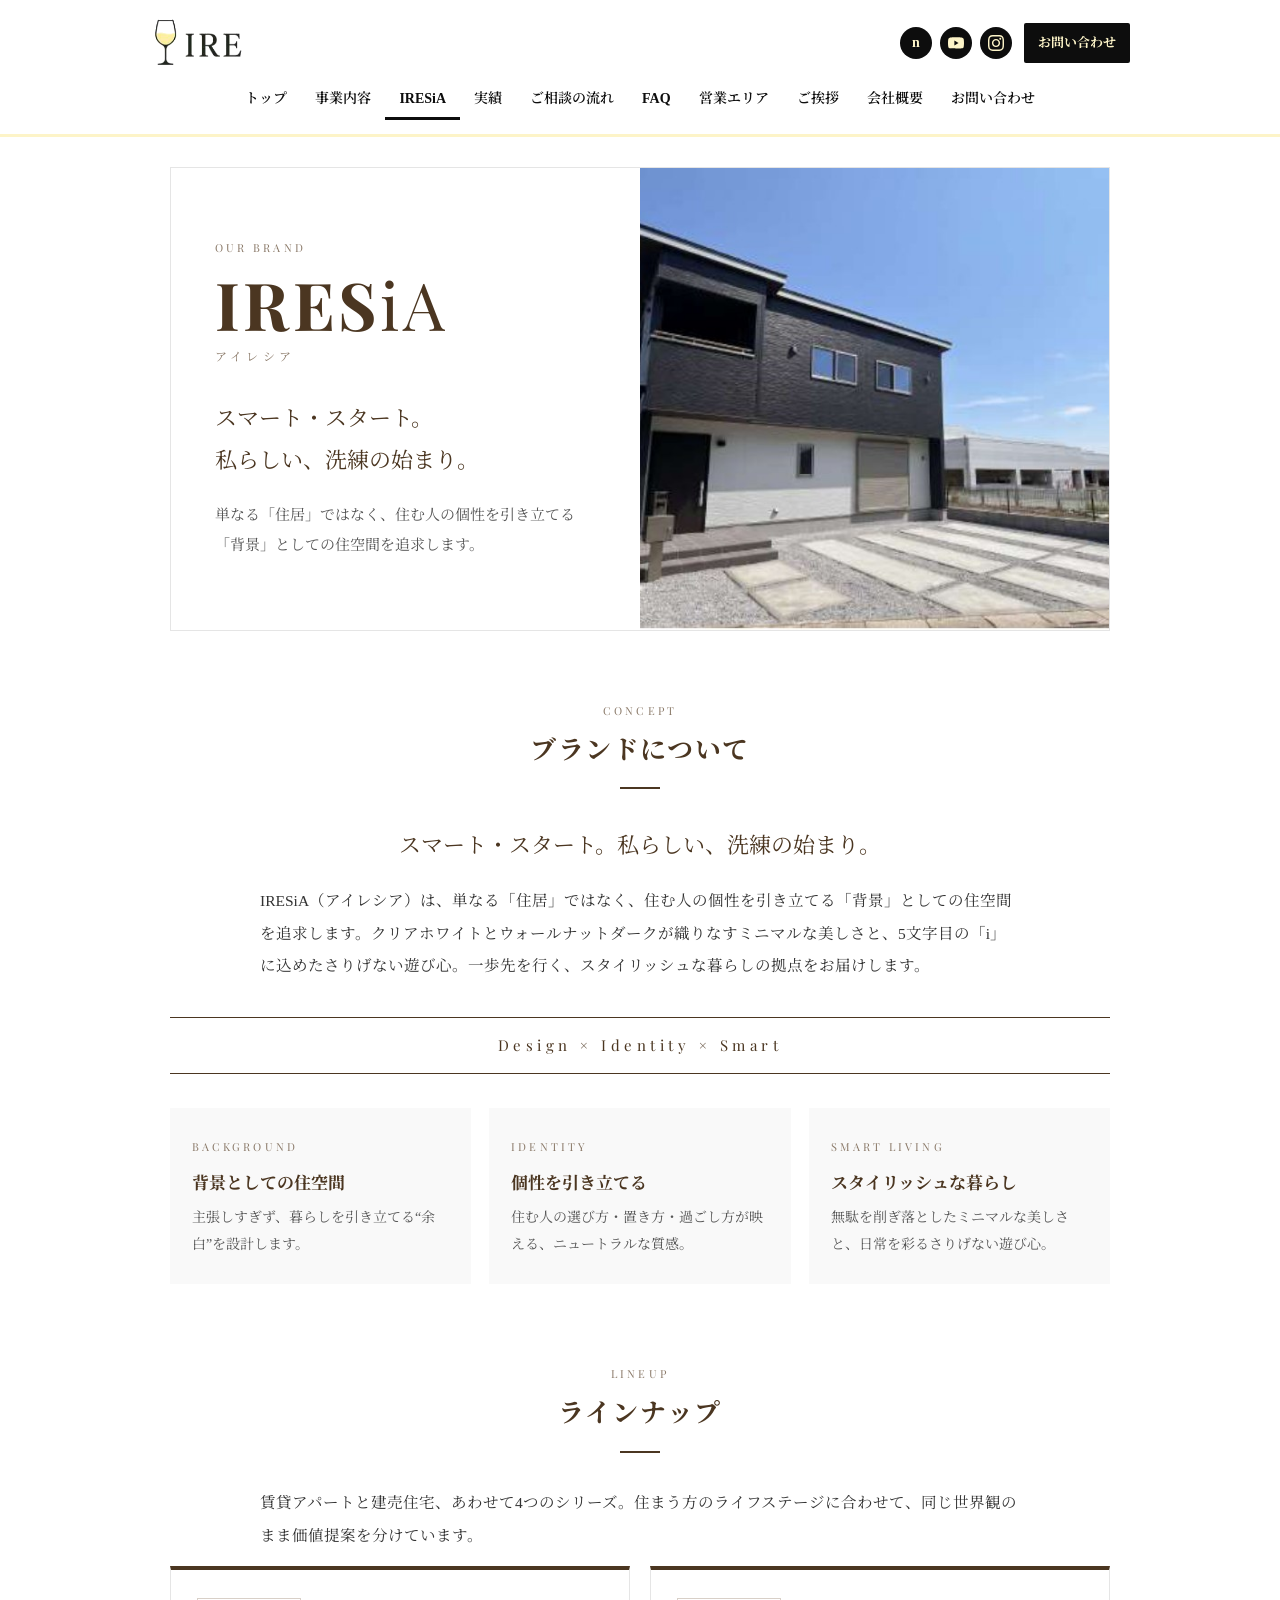
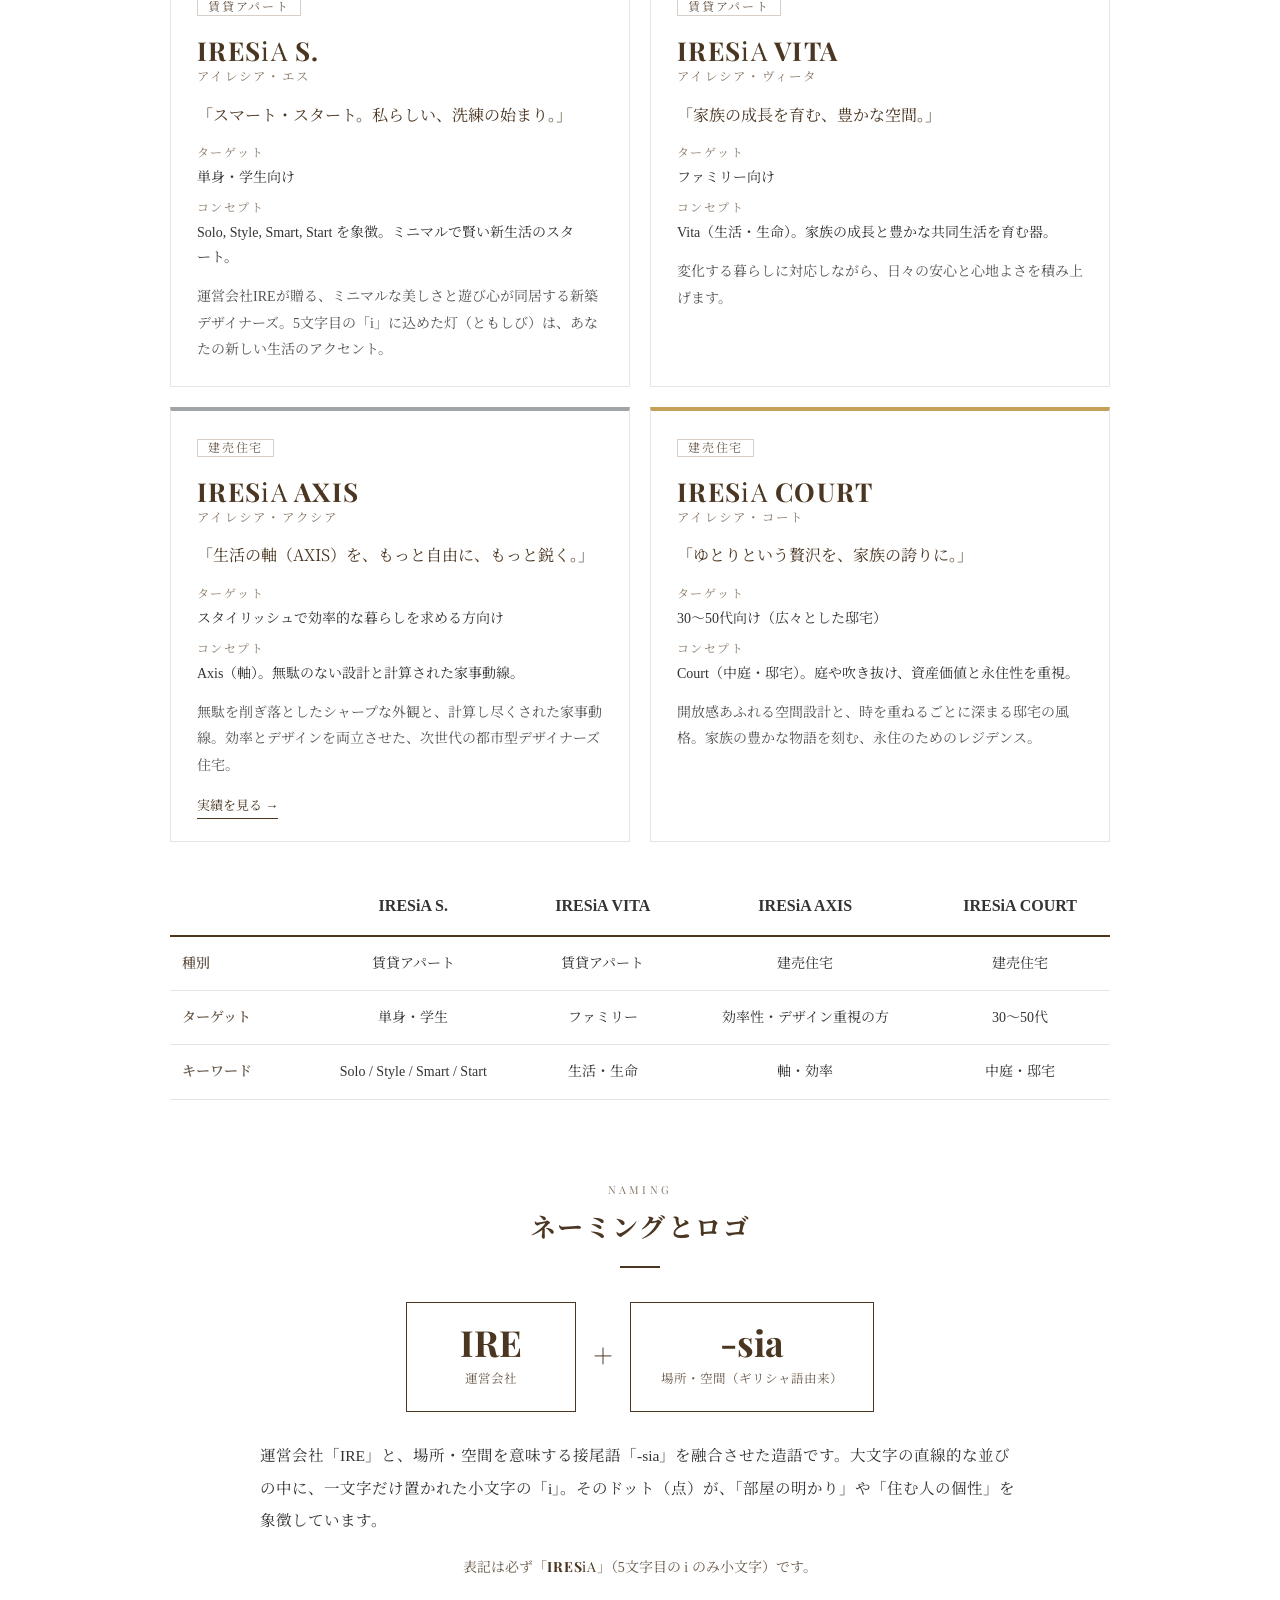
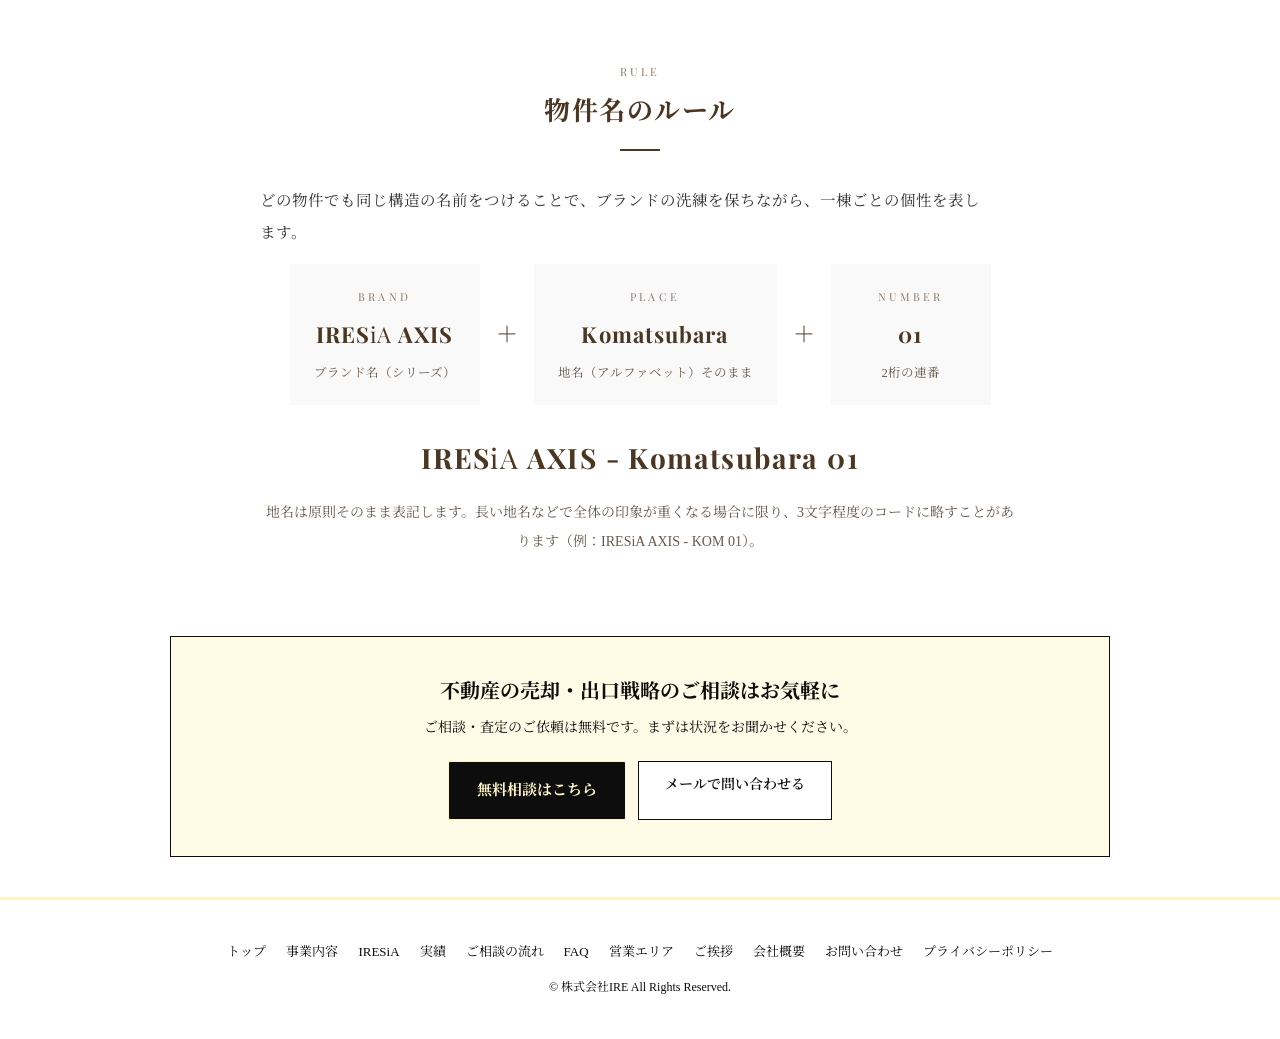
<file: iresia.html>
<!DOCTYPE html>
<html lang="ja">
<head>
    <meta charset="UTF-8">
    <meta name="viewport" content="width=device-width, initial-scale=1.0">
    <title>IRESiA（アイレシア）| 株式会社IRE 自社ブランド</title>
    <meta name="description" content="IRESiA（アイレシア）は株式会社IREの住まいブランド。スマート・スタート。私らしい、洗練の始まり。Design × Identity × Smart。">
    <link rel="icon" href="images/favicon.ico" sizes="any">
    <link rel="icon" type="image/png" href="images/favicon.png">
    <link rel="apple-touch-icon" href="images/apple-touch-icon.png">
    <meta property="og:type" content="website">
    <meta property="og:site_name" content="株式会社IRE">
    <meta property="og:title" content="IRESiA（アイレシア）| 株式会社IRE 自社ブランド">
    <meta property="og:description" content="IRESiA（アイレシア）は株式会社IREの住まいブランド。スマート・スタート。私らしい、洗練の始まり。Design × Identity × Smart。">
    <meta property="og:url" content="https://ire-saitama.jp/iresia.html">
    <meta property="og:image" content="https://ire-saitama.jp/images/ogp.png">
    <meta name="twitter:card" content="summary_large_image">
    <link rel="preconnect" href="https://fonts.googleapis.com">
    <link rel="preconnect" href="https://fonts.gstatic.com" crossorigin>
    <link href="https://fonts.googleapis.com/css2?family=Noto+Serif+JP:wght@400;600;700&family=Noto+Sans+JP:wght@400;500;700&family=Playfair+Display:wght@400;700;800&display=swap" rel="stylesheet">
    <link rel="stylesheet" href="style.css?v=60">
</head>
<body>

    <header>
      <div class="header-inner">
        <!-- ロゴ -->
        <div class="header-logo">
          <a href="index.html"><img class="logo-img" src="images/logo.png" alt="株式会社IRE"></a>
        </div>
      
        <!-- SNSアイコン＋お問い合わせボタン -->
        <div class="header-right">
          <div class="header-sns-group">
            <!-- note -->
            <a href="https://note.com/haru_sakura_re" target="_blank" rel="noopener noreferrer" title="note" class="header-sns-btn" style="font-size: 14px; font-weight: bold;">n</a>
            
            <!-- YouTube -->
            <a href="https://www.youtube.com/@haru_sakura_fudosan" target="_blank" rel="noopener noreferrer" title="YouTube" class="header-sns-btn">
              <svg width="16" height="16" viewBox="0 0 24 24" fill="currentColor"><path d="M23.498 6.186a3.016 3.016 0 0 0-2.122-2.136C19.505 3.545 12 3.545 12 3.545s-7.505 0-9.377.505A3.017 3.017 0 0 0 .502 6.186C0 8.07 0 12 0 12s0 3.93.502 5.814a3.016 3.016 0 0 0 2.122 2.136c1.871.505 9.376.505 9.376.505s7.505 0 9.377-.505a3.015 3.015 0 0 0 2.122-2.136C24 15.93 24 12 24 12s0-3.93-.502-5.814zM9.545 15.568V8.432L15.818 12l-6.273 3.568z"/></svg>
            </a>
      
            <!-- Instagram -->
            <a href="https://www.instagram.com/haru_sakura_fudosan" target="_blank" rel="noopener noreferrer" title="Instagram" class="header-sns-btn">
              <svg width="16" height="16" viewBox="0 0 24 24" fill="currentColor"><path d="M12 2.163c3.204 0 3.584.012 4.85.07 3.252.148 4.771 1.691 4.919 4.919.058 1.265.069 1.645.069 4.849 0 3.205-.012 3.584-.069 4.849-.149 3.225-1.664 4.771-4.919 4.919-1.266.058-1.644.07-4.85.07-3.204 0-3.584-.012-4.849-.07-3.26-.149-4.771-1.699-4.919-4.92-.058-1.265-.07-1.644-.07-4.849 0-3.204.013-3.583.07-4.849.149-3.227 1.664-4.771 4.919-4.919 1.266-.057 1.645-.069 4.849-.069zm0-2.163c-3.259 0-3.667.014-4.947.072-4.358.2-6.78 2.618-6.98 6.98-.059 1.281-.073 1.689-.073 4.948 0 3.259.014 3.668.072 4.948.2 4.358 2.618 6.78 6.98 6.98 1.281.058 1.689.072 4.948.072 3.259 0 3.668-.014 4.948-.072 4.354-.2 6.782-2.618 6.979-6.98.059-1.28.073-1.689.073-4.948 0-3.259-.014-3.667-.072-4.947-.196-4.354-2.617-6.78-6.979-6.98-1.281-.059-1.69-.073-4.949-.073zm0 5.838c-3.403 0-6.162 2.759-6.162 6.162s2.759 6.163 6.162 6.163 6.162-2.759 6.162-6.163c0-3.403-2.759-6.162-6.162-6.162zm0 10.162c-2.209 0-4-1.79-4-4 0-2.209 1.791-4 4-4s4 1.791 4 4c0 2.21-1.791 4-4 4zm6.406-11.845c-.796 0-1.441.645-1.441 1.44s.645 1.44 1.441 1.44c.795 0 1.439-.645 1.439-1.44s-.644-1.44-1.439-1.44z"/></svg>
            </a>
          </div>
      
          <!-- お問い合わせボタン -->
          <a href="contact.html" class="header-contact-btn">お問い合わせ</a>
        </div>
      </div>
      <nav class="site-nav"><a href="index.html">トップ</a><a href="business.html">事業内容</a><a href="iresia.html" class="active">IRESiA</a><a href="works.html">実績</a><a href="flow.html">ご相談の流れ</a><a href="faq.html">FAQ</a><a href="area.html">営業エリア</a><a href="greeting.html">ご挨拶</a><a href="company.html">会社概要</a><a href="contact.html">お問い合わせ</a></nav>
    </header>

    <div class="container" style="padding-top: 10px;">

        <div class="brand-main">

        <section class="brand-hero">
            <div class="bh-text">
                <p class="b-en">OUR BRAND</p>
                <h1 class="logo-serif bh-logo">IRES<span class="lt">iA</span></h1>
                <p class="bh-read">アイレシア</p>
                <p class="bh-tag">スマート・スタート。<br>私らしい、洗練の始まり。</p>
                <p class="bh-desc">単なる「住居」ではなく、住む人の個性を引き立てる「背景」としての住空間を追求します。</p>
            </div>
            <div class="bh-photo"><img src="images/case-komatsubara.jpg" alt="IRESiA AXIS の外観"></div>
        </section>

        <section class="b-sect">
            <div class="b-head"><p class="b-en">CONCEPT</p><h2>ブランドについて</h2></div>
            <p class="b-lead">スマート・スタート。私らしい、洗練の始まり。</p>
            <p class="b-text">IRESiA（アイレシア）は、単なる「住居」ではなく、住む人の個性を引き立てる「背景」としての住空間を追求します。クリアホワイトとウォールナットダークが織りなすミニマルな美しさと、5文字目の「i」に込めたさりげない遊び心。一歩先を行く、スタイリッシュな暮らしの拠点をお届けします。</p>
            <p class="b-kw">Design × Identity × Smart</p>
            <div class="b-cols">
                <div class="b-col"><span class="b-en">BACKGROUND</span><strong>背景としての住空間</strong><p>主張しすぎず、暮らしを引き立てる“余白”を設計します。</p></div>
                <div class="b-col"><span class="b-en">IDENTITY</span><strong>個性を引き立てる</strong><p>住む人の選び方・置き方・過ごし方が映える、ニュートラルな質感。</p></div>
                <div class="b-col"><span class="b-en">SMART LIVING</span><strong>スタイリッシュな暮らし</strong><p>無駄を削ぎ落としたミニマルな美しさと、日常を彩るさりげない遊び心。</p></div>
            </div>
        </section>

        <section class="b-sect">
            <div class="b-head"><p class="b-en">LINEUP</p><h2>ラインナップ</h2></div>
            <p class="b-text">賃貸アパートと建売住宅、あわせて4つのシリーズ。住まう方のライフステージに合わせて、同じ世界観のまま価値提案を分けています。</p>
            <div class="lineup-grid">
                <article class="lineup-card s">
                    <span class="lc-cat">賃貸アパート</span>
                    <h3 class="logo-serif lc-name">IRES<span class="lt">iA</span> S.</h3>
                    <p class="lc-read">アイレシア・エス</p>
                    <p class="lc-tag">「スマート・スタート。私らしい、洗練の始まり。」</p>
                    <dl class="lc-dl"><dt>ターゲット</dt><dd>単身・学生向け</dd><dt>コンセプト</dt><dd>Solo, Style, Smart, Start を象徴。ミニマルで賢い新生活のスタート。</dd></dl>
                    <p class="lc-copy">運営会社IREが贈る、ミニマルな美しさと遊び心が同居する新築デザイナーズ。5文字目の「i」に込めた灯（ともしび）は、あなたの新しい生活のアクセント。</p>
                </article>
                <article class="lineup-card vita">
                    <span class="lc-cat">賃貸アパート</span>
                    <h3 class="logo-serif lc-name">IRES<span class="lt">iA</span> VITA</h3>
                    <p class="lc-read">アイレシア・ヴィータ</p>
                    <p class="lc-tag">「家族の成長を育む、豊かな空間。」</p>
                    <dl class="lc-dl"><dt>ターゲット</dt><dd>ファミリー向け</dd><dt>コンセプト</dt><dd>Vita（生活・生命）。家族の成長と豊かな共同生活を育む器。</dd></dl>
                    <p class="lc-copy">変化する暮らしに対応しながら、日々の安心と心地よさを積み上げます。</p>
                </article>
                <article class="lineup-card axis">
                    <span class="lc-cat">建売住宅</span>
                    <h3 class="logo-serif lc-name">IRES<span class="lt">iA</span> AXIS</h3>
                    <p class="lc-read">アイレシア・アクシア</p>
                    <p class="lc-tag">「生活の軸（AXIS）を、もっと自由に、もっと鋭く。」</p>
                    <dl class="lc-dl"><dt>ターゲット</dt><dd>スタイリッシュで効率的な暮らしを求める方向け</dd><dt>コンセプト</dt><dd>Axis（軸）。無駄のない設計と計算された家事動線。</dd></dl>
                    <p class="lc-copy">無駄を削ぎ落としたシャープな外観と、計算し尽くされた家事動線。効率とデザインを両立させた、次世代の都市型デザイナーズ住宅。</p>
                    <a class="b-link" href="works.html">実績を見る →</a>
                </article>
                <article class="lineup-card court">
                    <span class="lc-cat">建売住宅</span>
                    <h3 class="logo-serif lc-name">IRES<span class="lt">iA</span> COURT</h3>
                    <p class="lc-read">アイレシア・コート</p>
                    <p class="lc-tag">「ゆとりという贅沢を、家族の誇りに。」</p>
                    <dl class="lc-dl"><dt>ターゲット</dt><dd>30〜50代向け（広々とした邸宅）</dd><dt>コンセプト</dt><dd>Court（中庭・邸宅）。庭や吹き抜け、資産価値と永住性を重視。</dd></dl>
                    <p class="lc-copy">開放感あふれる空間設計と、時を重ねるごとに深まる邸宅の風格。家族の豊かな物語を刻む、永住のためのレジデンス。</p>
                </article>
            </div>
            <div class="b-table-wrap">
                <table class="b-table">
                    <thead><tr><th></th><th>IRES<span class="lt">iA</span> S.</th><th>IRES<span class="lt">iA</span> VITA</th><th>IRES<span class="lt">iA</span> AXIS</th><th>IRES<span class="lt">iA</span> COURT</th></tr></thead>
                    <tbody>
                        <tr><th>種別</th><td>賃貸アパート</td><td>賃貸アパート</td><td>建売住宅</td><td>建売住宅</td></tr>
                        <tr><th>ターゲット</th><td>単身・学生</td><td>ファミリー</td><td>効率性・デザイン重視の方</td><td>30〜50代</td></tr>
                        <tr><th>キーワード</th><td>Solo / Style / Smart / Start</td><td>生活・生命</td><td>軸・効率</td><td>中庭・邸宅</td></tr>
                    </tbody>
                </table>
            </div>
        </section>

        <section class="b-sect">
            <div class="b-head"><p class="b-en">NAMING</p><h2>ネーミングとロゴ</h2></div>
            <div class="naming-eq">
                <div class="naming-part"><span class="big-t">IRE</span><span class="sm-t">運営会社</span></div>
                <span class="naming-plus">＋</span>
                <div class="naming-part"><span class="big-t">-sia</span><span class="sm-t">場所・空間（ギリシャ語由来）</span></div>
            </div>
            <p class="b-text">運営会社「IRE」と、場所・空間を意味する接尾語「-sia」を融合させた造語です。大文字の直線的な並びの中に、一文字だけ置かれた小文字の「i」。そのドット（点）が、「部屋の明かり」や「住む人の個性」を象徴しています。</p>
            <p class="b-text b-note">表記は必ず「<span class="logo-serif nm">IRES<span class="lt">iA</span></span>」（5文字目の i のみ小文字）です。</p>
        </section>

        <section class="b-sect">
            <div class="b-head"><p class="b-en">RULE</p><h2>物件名のルール</h2></div>
            <p class="b-text">どの物件でも同じ構造の名前をつけることで、ブランドの洗練を保ちながら、一棟ごとの個性を表します。</p>
            <div class="rule-eq">
                <div class="rule-part"><span class="b-en">BRAND</span><strong class="logo-serif">IRES<span class="lt">iA</span> AXIS</strong><small>ブランド名（シリーズ）</small></div>
                <span class="naming-plus">＋</span>
                <div class="rule-part"><span class="b-en">PLACE</span><strong class="logo-serif">Komatsubara</strong><small>地名（アルファベット）そのまま</small></div>
                <span class="naming-plus">＋</span>
                <div class="rule-part"><span class="b-en">NUMBER</span><strong class="logo-serif">01</strong><small>2桁の連番</small></div>
            </div>
            <p class="rule-example logo-serif">IRES<span class="lt">iA</span> AXIS - Komatsubara 01</p>
            <p class="b-text b-note">地名は原則そのまま表記します。長い地名などで全体の印象が重くなる場合に限り、3文字程度のコードに略すことがあります（例：IRES<span class="lt">iA</span> AXIS - KOM 01）。</p>
        </section>

    </div>

        <section class="cta-band">
            <p class="cta-lead">不動産の売却・出口戦略のご相談はお気軽に</p>
            <p class="cta-sub">ご相談・査定のご依頼は無料です。まずは状況をお聞かせください。</p>
            <div class="cta-actions">
                <a class="cta-btn" href="contact.html">無料相談はこちら</a>
                <a class="more-link" href="mailto:info@ire-saitama.jp">メールで問い合わせる</a>
            </div>
        </section>

    </div>

    <footer>
        <div class="container">
            <div class="footer-nav"><a href="index.html">トップ</a><a href="business.html">事業内容</a><a href="iresia.html">IRESiA</a><a href="works.html">実績</a><a href="flow.html">ご相談の流れ</a><a href="faq.html">FAQ</a><a href="area.html">営業エリア</a><a href="greeting.html">ご挨拶</a><a href="company.html">会社概要</a><a href="contact.html">お問い合わせ</a><a href="privacy.html">プライバシーポリシー</a></div>
            <p>&copy; 株式会社IRE All Rights Reserved.</p>
        </div>
    </footer>

    <a class="sticky-cta" id="sticky-cta" href="contact.html#inquiry"><svg class="ico" width="18" height="18" viewBox="0 0 24 24" fill="none" stroke="currentColor" stroke-width="1.6" stroke-linecap="round" stroke-linejoin="round" aria-hidden="true"><path d="M5 12h14"/><path d="m12 5 7 7-7 7"/></svg><span>土地・アパート無料売却査定</span></a>
    <script src="main.js?v=14"></script>
</body>
</html>
</file>
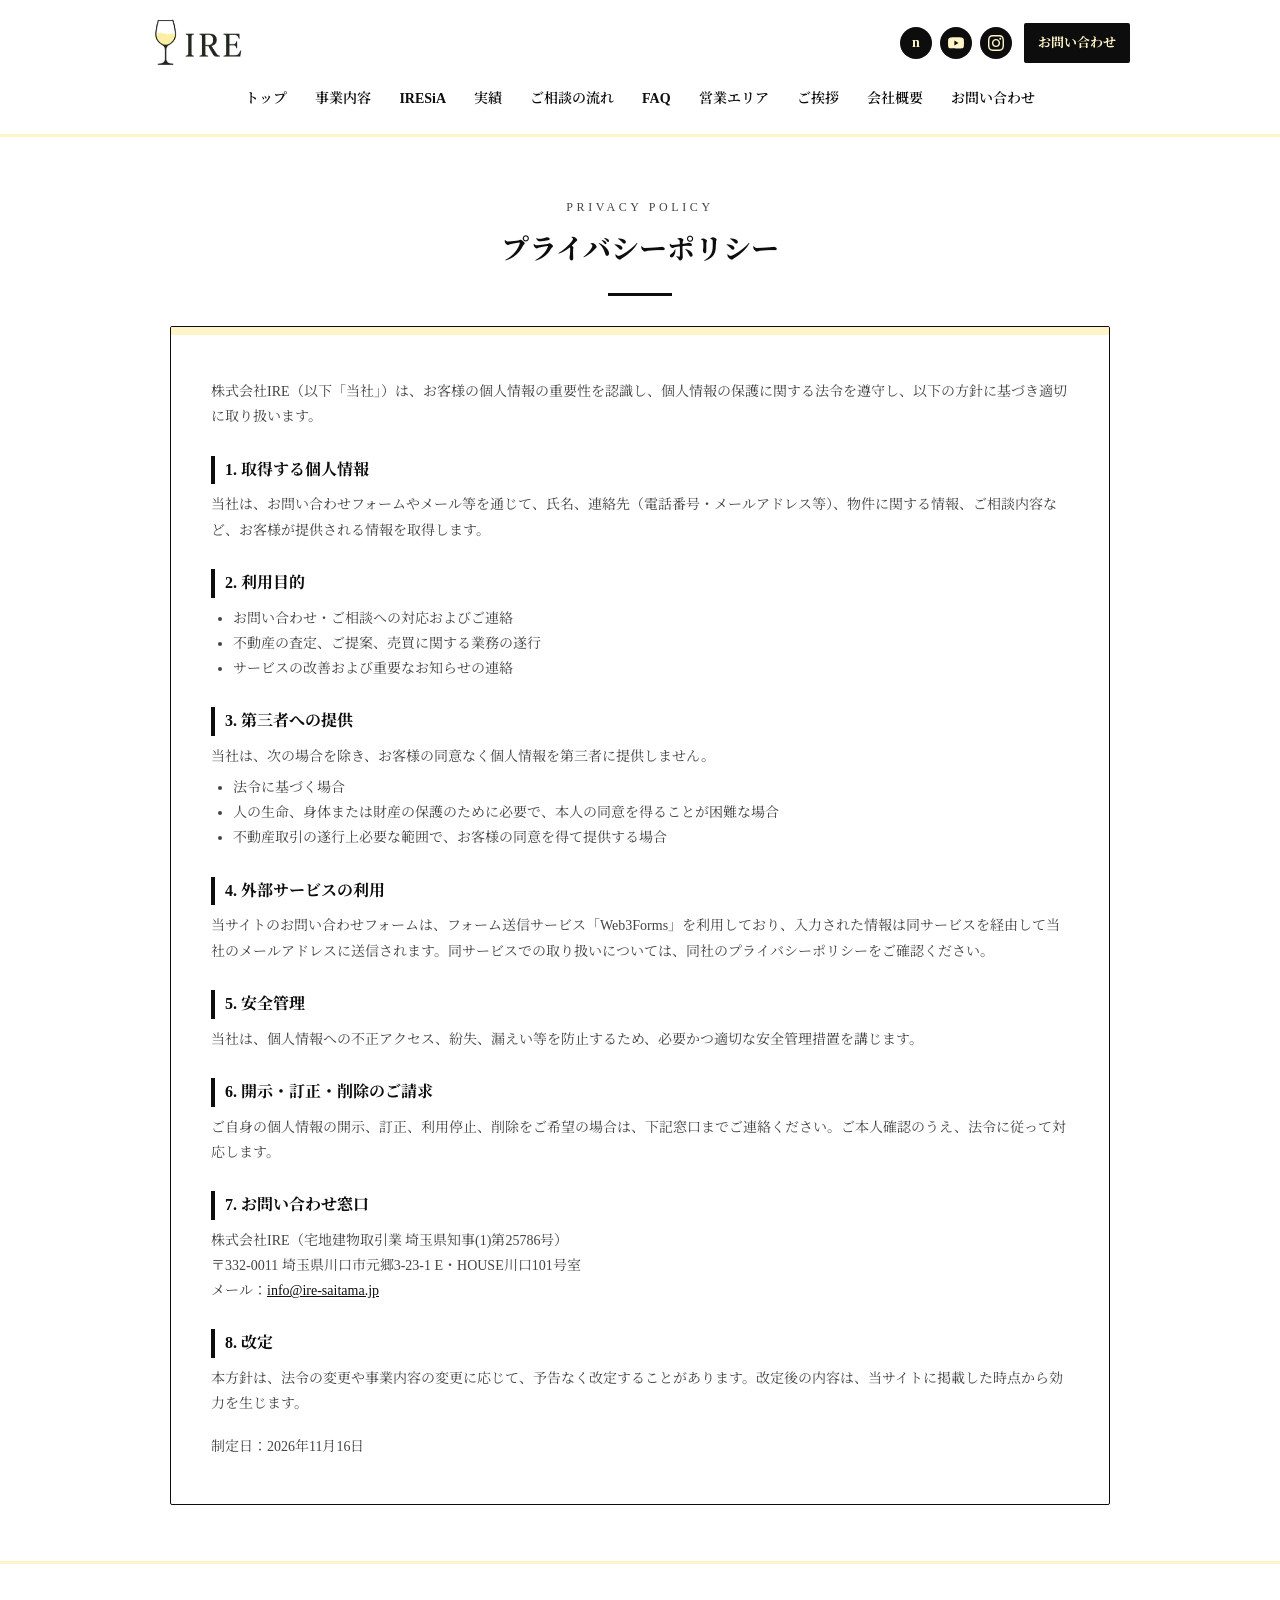
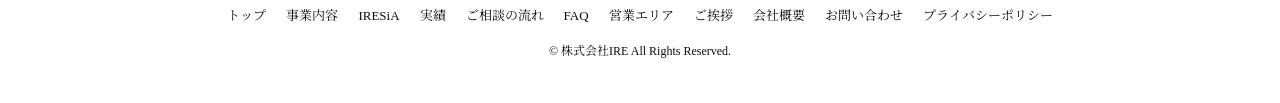
<file: privacy.html>
<!DOCTYPE html>
<html lang="ja">
<head>
    <meta charset="UTF-8">
    <meta name="viewport" content="width=device-width, initial-scale=1.0">
    <title>プライバシーポリシー | 株式会社IRE</title>
    <meta name="description" content="株式会社IREの個人情報の取り扱いについて。">
    <link rel="icon" href="images/favicon.ico" sizes="any">
    <link rel="icon" type="image/png" href="images/favicon.png">
    <link rel="apple-touch-icon" href="images/apple-touch-icon.png">
    <meta property="og:type" content="website">
    <meta property="og:site_name" content="株式会社IRE">
    <meta property="og:title" content="プライバシーポリシー | 株式会社IRE">
    <meta property="og:description" content="株式会社IREの個人情報の取り扱いについて。">
    <meta property="og:url" content="https://ire-saitama.jp/privacy.html">
    <meta property="og:image" content="https://ire-saitama.jp/images/ogp.png">
    <meta name="twitter:card" content="summary_large_image">
    <link rel="preconnect" href="https://fonts.googleapis.com">
    <link rel="preconnect" href="https://fonts.gstatic.com" crossorigin>
    <link href="https://fonts.googleapis.com/css2?family=Noto+Serif+JP:wght@400;600;700&display=swap" rel="stylesheet">
    <link rel="stylesheet" href="style.css?v=60">
</head>
<body>

    <header>
      <div class="header-inner">
        <!-- ロゴ -->
        <div class="header-logo">
          <a href="index.html"><img class="logo-img" src="images/logo.png" alt="株式会社IRE"></a>
        </div>
      
        <!-- SNSアイコン＋お問い合わせボタン -->
        <div class="header-right">
          <div class="header-sns-group">
            <!-- note -->
            <a href="https://note.com/haru_sakura_re" target="_blank" rel="noopener noreferrer" title="note" class="header-sns-btn" style="font-size: 14px; font-weight: bold;">n</a>
            
            <!-- YouTube -->
            <a href="https://www.youtube.com/@haru_sakura_fudosan" target="_blank" rel="noopener noreferrer" title="YouTube" class="header-sns-btn">
              <svg width="16" height="16" viewBox="0 0 24 24" fill="currentColor"><path d="M23.498 6.186a3.016 3.016 0 0 0-2.122-2.136C19.505 3.545 12 3.545 12 3.545s-7.505 0-9.377.505A3.017 3.017 0 0 0 .502 6.186C0 8.07 0 12 0 12s0 3.93.502 5.814a3.016 3.016 0 0 0 2.122 2.136c1.871.505 9.376.505 9.376.505s7.505 0 9.377-.505a3.015 3.015 0 0 0 2.122-2.136C24 15.93 24 12 24 12s0-3.93-.502-5.814zM9.545 15.568V8.432L15.818 12l-6.273 3.568z"/></svg>
            </a>
      
            <!-- Instagram -->
            <a href="https://www.instagram.com/haru_sakura_fudosan" target="_blank" rel="noopener noreferrer" title="Instagram" class="header-sns-btn">
              <svg width="16" height="16" viewBox="0 0 24 24" fill="currentColor"><path d="M12 2.163c3.204 0 3.584.012 4.85.07 3.252.148 4.771 1.691 4.919 4.919.058 1.265.069 1.645.069 4.849 0 3.205-.012 3.584-.069 4.849-.149 3.225-1.664 4.771-4.919 4.919-1.266.058-1.644.07-4.85.07-3.204 0-3.584-.012-4.849-.07-3.26-.149-4.771-1.699-4.919-4.92-.058-1.265-.07-1.644-.07-4.849 0-3.204.013-3.583.07-4.849.149-3.227 1.664-4.771 4.919-4.919 1.266-.057 1.645-.069 4.849-.069zm0-2.163c-3.259 0-3.667.014-4.947.072-4.358.2-6.78 2.618-6.98 6.98-.059 1.281-.073 1.689-.073 4.948 0 3.259.014 3.668.072 4.948.2 4.358 2.618 6.78 6.98 6.98 1.281.058 1.689.072 4.948.072 3.259 0 3.668-.014 4.948-.072 4.354-.2 6.782-2.618 6.979-6.98.059-1.28.073-1.689.073-4.948 0-3.259-.014-3.667-.072-4.947-.196-4.354-2.617-6.78-6.979-6.98-1.281-.059-1.69-.073-4.949-.073zm0 5.838c-3.403 0-6.162 2.759-6.162 6.162s2.759 6.163 6.162 6.163 6.162-2.759 6.162-6.163c0-3.403-2.759-6.162-6.162-6.162zm0 10.162c-2.209 0-4-1.79-4-4 0-2.209 1.791-4 4-4s4 1.791 4 4c0 2.21-1.791 4-4 4zm6.406-11.845c-.796 0-1.441.645-1.441 1.44s.645 1.44 1.441 1.44c.795 0 1.439-.645 1.439-1.44s-.644-1.44-1.439-1.44z"/></svg>
            </a>
          </div>
      
          <!-- お問い合わせボタン -->
          <a href="contact.html" class="header-contact-btn">お問い合わせ</a>
        </div>
      </div>
      <nav class="site-nav"><a href="index.html">トップ</a><a href="business.html">事業内容</a><a href="iresia.html">IRESiA</a><a href="works.html">実績</a><a href="flow.html">ご相談の流れ</a><a href="faq.html">FAQ</a><a href="area.html">営業エリア</a><a href="greeting.html">ご挨拶</a><a href="company.html">会社概要</a><a href="contact.html">お問い合わせ</a></nav>
    </header>

    <div class="container" style="padding-top: 10px;">

        <div class="page-title">
            <p class="eyebrow">PRIVACY POLICY</p>
            <h1>プライバシーポリシー</h1>
        </div>

        <div class="slide-card">
            <div class="slide-header-bar"></div>
            <div class="slide-body">
                <div class="doc">
                    <p>株式会社IRE（以下「当社」）は、お客様の個人情報の重要性を認識し、個人情報の保護に関する法令を遵守し、以下の方針に基づき適切に取り扱います。</p>

                    <h3>1. 取得する個人情報</h3>
                    <p>当社は、お問い合わせフォームやメール等を通じて、氏名、連絡先（電話番号・メールアドレス等）、物件に関する情報、ご相談内容など、お客様が提供される情報を取得します。</p>

                    <h3>2. 利用目的</h3>
                    <ul>
                        <li>お問い合わせ・ご相談への対応およびご連絡</li>
                        <li>不動産の査定、ご提案、売買に関する業務の遂行</li>
                        <li>サービスの改善および重要なお知らせの連絡</li>
                    </ul>

                    <h3>3. 第三者への提供</h3>
                    <p>当社は、次の場合を除き、お客様の同意なく個人情報を第三者に提供しません。</p>
                    <ul>
                        <li>法令に基づく場合</li>
                        <li>人の生命、身体または財産の保護のために必要で、本人の同意を得ることが困難な場合</li>
                        <li>不動産取引の遂行上必要な範囲で、お客様の同意を得て提供する場合</li>
                    </ul>

                    <h3>4. 外部サービスの利用</h3>
                    <p>当サイトのお問い合わせフォームは、フォーム送信サービス「Web3Forms」を利用しており、入力された情報は同サービスを経由して当社のメールアドレスに送信されます。同サービスでの取り扱いについては、同社のプライバシーポリシーをご確認ください。</p>

                    <h3>5. 安全管理</h3>
                    <p>当社は、個人情報への不正アクセス、紛失、漏えい等を防止するため、必要かつ適切な安全管理措置を講じます。</p>

                    <h3>6. 開示・訂正・削除のご請求</h3>
                    <p>ご自身の個人情報の開示、訂正、利用停止、削除をご希望の場合は、下記窓口までご連絡ください。ご本人確認のうえ、法令に従って対応します。</p>

                    <h3>7. お問い合わせ窓口</h3>
                    <p>株式会社IRE（宅地建物取引業 埼玉県知事(1)第25786号）<br>
                    〒332-0011 埼玉県川口市元郷3-23-1 E・HOUSE川口101号室<br>
                    メール：<a href="mailto:info@ire-saitama.jp">info@ire-saitama.jp</a></p>

                    <h3>8. 改定</h3>
                    <p>本方針は、法令の変更や事業内容の変更に応じて、予告なく改定することがあります。改定後の内容は、当サイトに掲載した時点から効力を生じます。</p>

                    <p class="note-small">制定日：2026年11月16日</p>
                </div>
            </div>
        </div>


    </div>

    <footer>
        <div class="container">
            <div class="footer-nav"><a href="index.html">トップ</a><a href="business.html">事業内容</a><a href="iresia.html">IRESiA</a><a href="works.html">実績</a><a href="flow.html">ご相談の流れ</a><a href="faq.html">FAQ</a><a href="area.html">営業エリア</a><a href="greeting.html">ご挨拶</a><a href="company.html">会社概要</a><a href="contact.html">お問い合わせ</a><a href="privacy.html">プライバシーポリシー</a></div>
            <p>&copy; 株式会社IRE All Rights Reserved.</p>
        </div>
    </footer>

    <a class="sticky-cta" id="sticky-cta" href="contact.html#inquiry"><svg class="ico" width="18" height="18" viewBox="0 0 24 24" fill="none" stroke="currentColor" stroke-width="1.6" stroke-linecap="round" stroke-linejoin="round" aria-hidden="true"><path d="M5 12h14"/><path d="m12 5 7 7-7 7"/></svg><span>土地・アパート無料売却査定</span></a>
    <script src="main.js?v=14"></script>
</body>
</html>
</file>
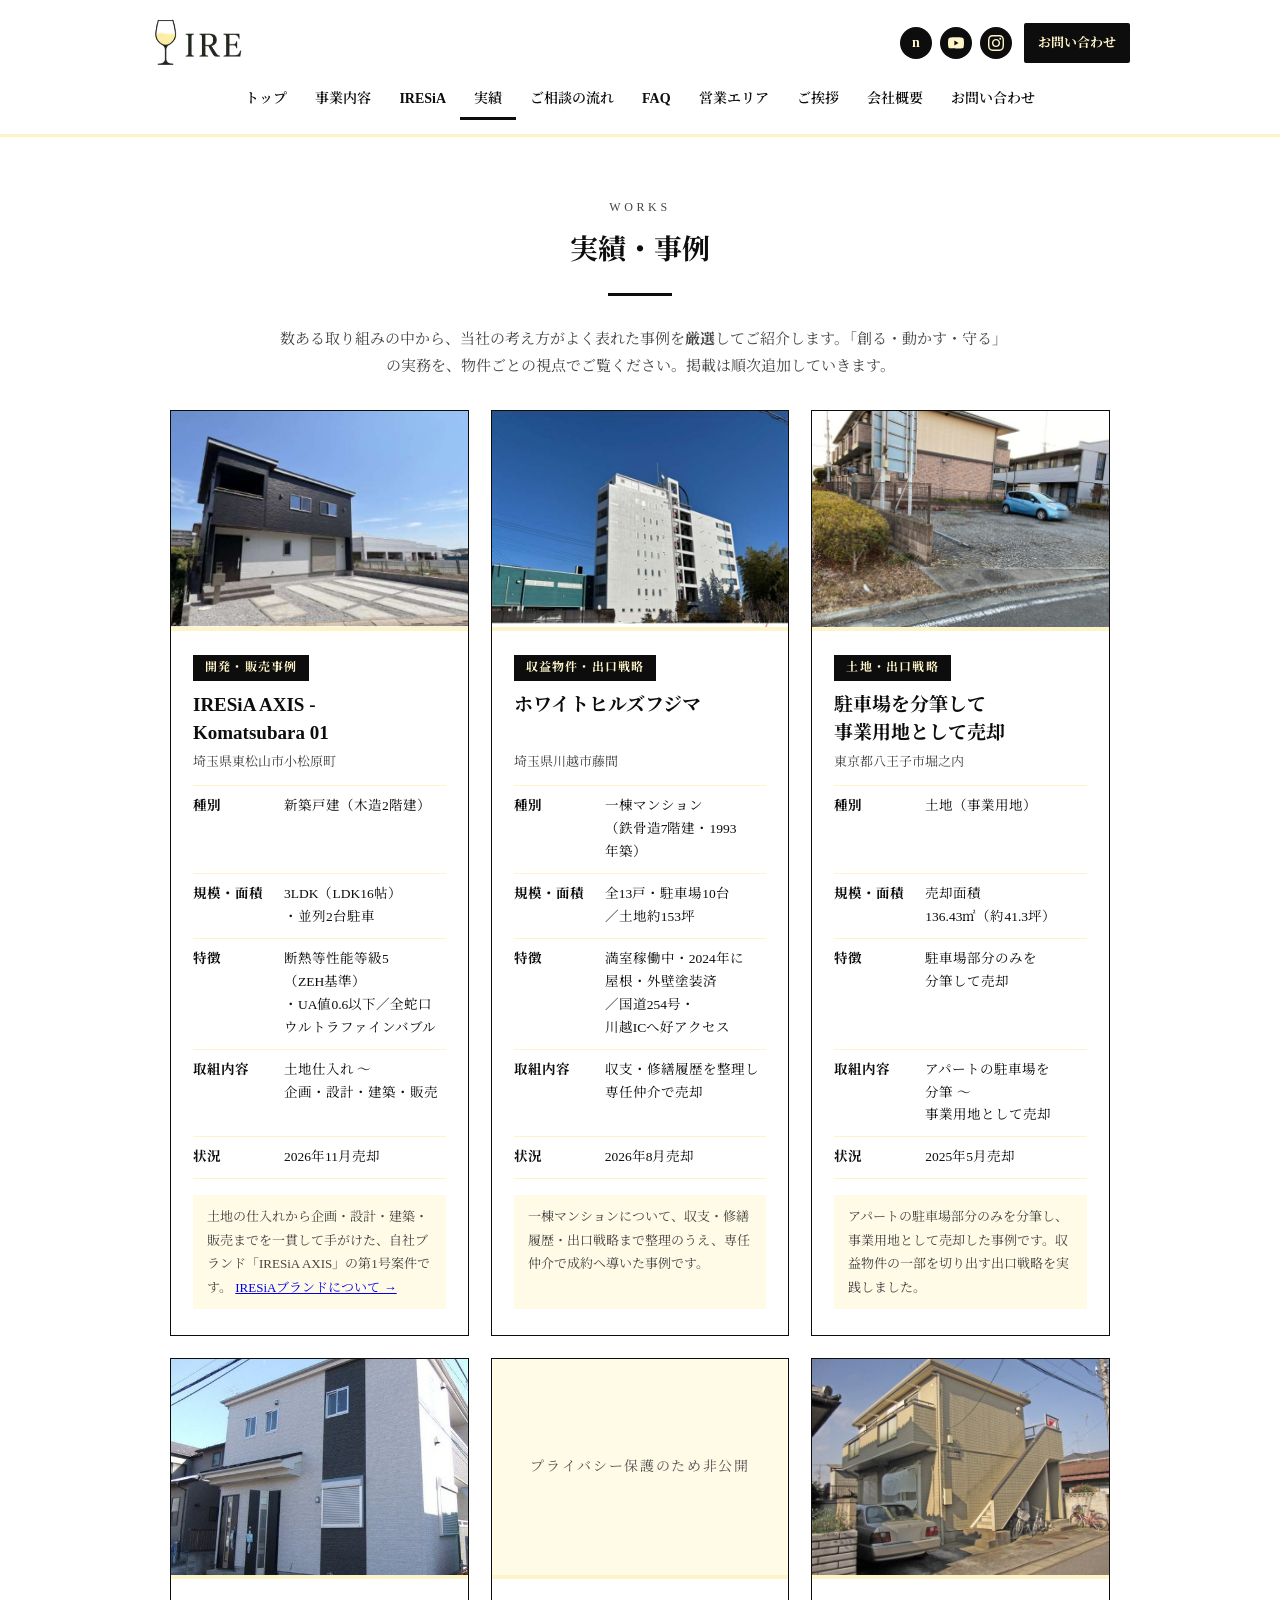
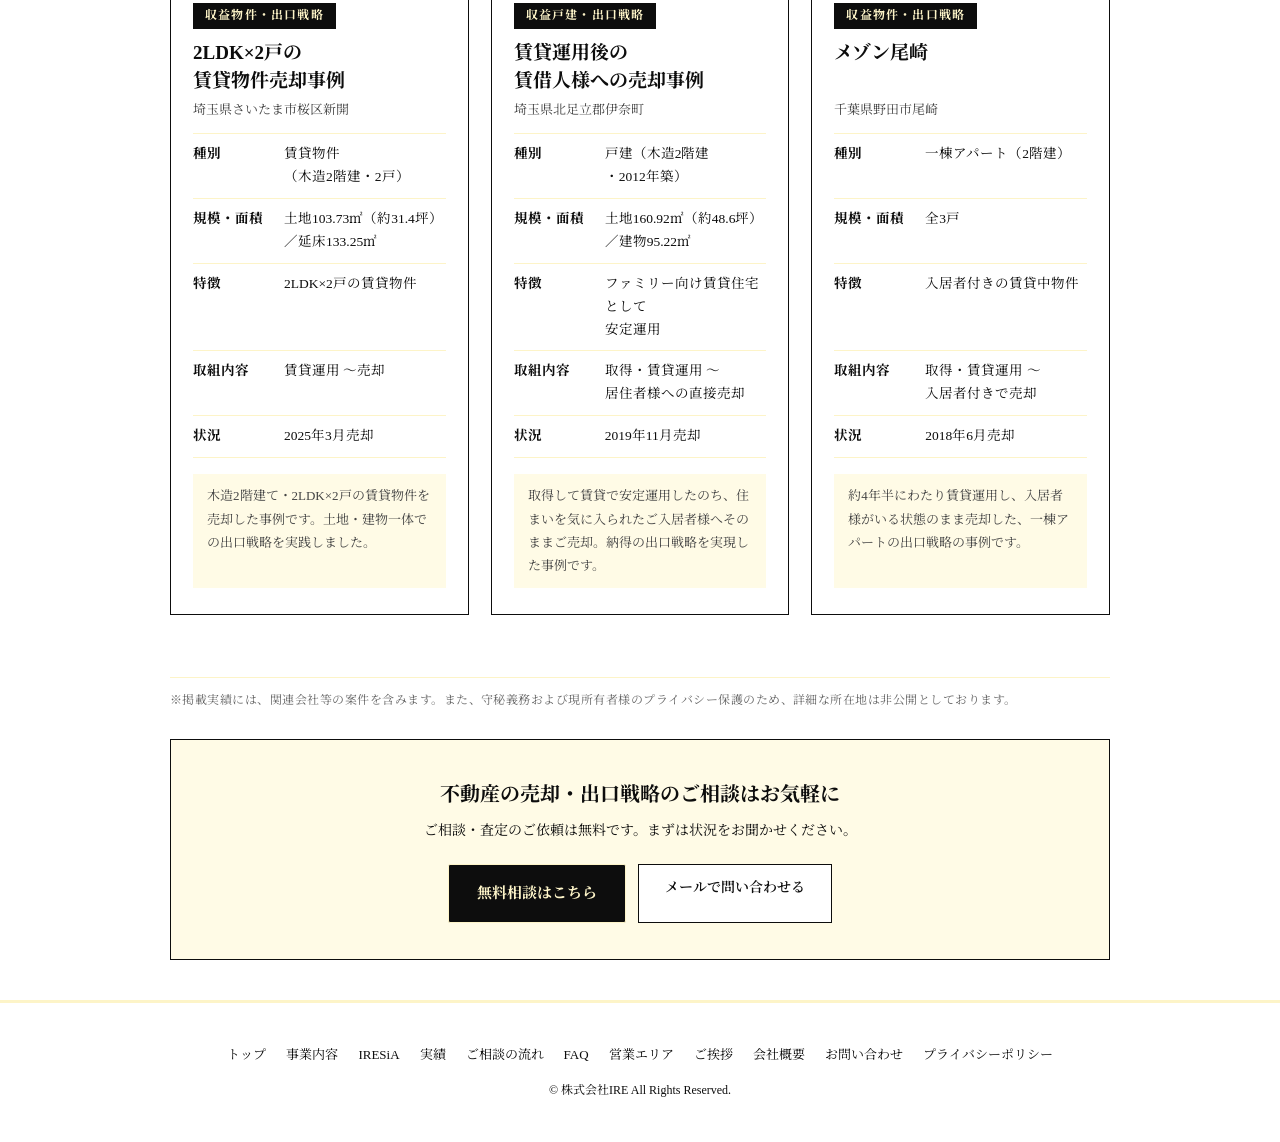
<file: works.html>
<!DOCTYPE html>
<html lang="ja">
<head>
    <meta charset="UTF-8">
    <meta name="viewport" content="width=device-width, initial-scale=1.0">
    <title>実績・事例 | 株式会社IRE</title>
    <meta name="description" content="株式会社IREの実績・事例。新築戸建の開発・販売、一棟マンションの専任仲介による成約事例をご紹介します。">
    <link rel="icon" href="images/favicon.ico" sizes="any">
    <link rel="icon" type="image/png" href="images/favicon.png">
    <link rel="apple-touch-icon" href="images/apple-touch-icon.png">
    <meta property="og:type" content="website">
    <meta property="og:site_name" content="株式会社IRE">
    <meta property="og:title" content="実績・事例 | 株式会社IRE">
    <meta property="og:description" content="株式会社IREの実績・事例。新築戸建の開発・販売、一棟マンションの専任仲介による成約事例をご紹介します。">
    <meta property="og:url" content="https://ire-saitama.jp/works.html">
    <meta property="og:image" content="https://ire-saitama.jp/images/ogp.png">
    <meta name="twitter:card" content="summary_large_image">
    <link rel="preconnect" href="https://fonts.googleapis.com">
    <link rel="preconnect" href="https://fonts.gstatic.com" crossorigin>
    <link href="https://fonts.googleapis.com/css2?family=Noto+Serif+JP:wght@400;600;700&display=swap" rel="stylesheet">
    <link rel="stylesheet" href="style.css?v=60">
</head>
<body>

    <header>
      <div class="header-inner">
        <!-- ロゴ -->
        <div class="header-logo">
          <a href="index.html"><img class="logo-img" src="images/logo.png" alt="株式会社IRE"></a>
        </div>
      
        <!-- SNSアイコン＋お問い合わせボタン -->
        <div class="header-right">
          <div class="header-sns-group">
            <!-- note -->
            <a href="https://note.com/haru_sakura_re" target="_blank" rel="noopener noreferrer" title="note" class="header-sns-btn" style="font-size: 14px; font-weight: bold;">n</a>
            
            <!-- YouTube -->
            <a href="https://www.youtube.com/@haru_sakura_fudosan" target="_blank" rel="noopener noreferrer" title="YouTube" class="header-sns-btn">
              <svg width="16" height="16" viewBox="0 0 24 24" fill="currentColor"><path d="M23.498 6.186a3.016 3.016 0 0 0-2.122-2.136C19.505 3.545 12 3.545 12 3.545s-7.505 0-9.377.505A3.017 3.017 0 0 0 .502 6.186C0 8.07 0 12 0 12s0 3.93.502 5.814a3.016 3.016 0 0 0 2.122 2.136c1.871.505 9.376.505 9.376.505s7.505 0 9.377-.505a3.015 3.015 0 0 0 2.122-2.136C24 15.93 24 12 24 12s0-3.93-.502-5.814zM9.545 15.568V8.432L15.818 12l-6.273 3.568z"/></svg>
            </a>
      
            <!-- Instagram -->
            <a href="https://www.instagram.com/haru_sakura_fudosan" target="_blank" rel="noopener noreferrer" title="Instagram" class="header-sns-btn">
              <svg width="16" height="16" viewBox="0 0 24 24" fill="currentColor"><path d="M12 2.163c3.204 0 3.584.012 4.85.07 3.252.148 4.771 1.691 4.919 4.919.058 1.265.069 1.645.069 4.849 0 3.205-.012 3.584-.069 4.849-.149 3.225-1.664 4.771-4.919 4.919-1.266.058-1.644.07-4.85.07-3.204 0-3.584-.012-4.849-.07-3.26-.149-4.771-1.699-4.919-4.92-.058-1.265-.07-1.644-.07-4.849 0-3.204.013-3.583.07-4.849.149-3.227 1.664-4.771 4.919-4.919 1.266-.057 1.645-.069 4.849-.069zm0-2.163c-3.259 0-3.667.014-4.947.072-4.358.2-6.78 2.618-6.98 6.98-.059 1.281-.073 1.689-.073 4.948 0 3.259.014 3.668.072 4.948.2 4.358 2.618 6.78 6.98 6.98 1.281.058 1.689.072 4.948.072 3.259 0 3.668-.014 4.948-.072 4.354-.2 6.782-2.618 6.979-6.98.059-1.28.073-1.689.073-4.948 0-3.259-.014-3.667-.072-4.947-.196-4.354-2.617-6.78-6.979-6.98-1.281-.059-1.69-.073-4.949-.073zm0 5.838c-3.403 0-6.162 2.759-6.162 6.162s2.759 6.163 6.162 6.163 6.162-2.759 6.162-6.163c0-3.403-2.759-6.162-6.162-6.162zm0 10.162c-2.209 0-4-1.79-4-4 0-2.209 1.791-4 4-4s4 1.791 4 4c0 2.21-1.791 4-4 4zm6.406-11.845c-.796 0-1.441.645-1.441 1.44s.645 1.44 1.441 1.44c.795 0 1.439-.645 1.439-1.44s-.644-1.44-1.439-1.44z"/></svg>
            </a>
          </div>
      
          <!-- お問い合わせボタン -->
          <a href="contact.html" class="header-contact-btn">お問い合わせ</a>
        </div>
      </div>
      <nav class="site-nav"><a href="index.html">トップ</a><a href="business.html">事業内容</a><a href="iresia.html">IRESiA</a><a href="works.html" class="active">実績</a><a href="flow.html">ご相談の流れ</a><a href="faq.html">FAQ</a><a href="area.html">営業エリア</a><a href="greeting.html">ご挨拶</a><a href="company.html">会社概要</a><a href="contact.html">お問い合わせ</a></nav>
    </header>

    <div class="container" style="padding-top: 10px;">

        <div class="page-title">
            <p class="eyebrow">WORKS</p>
            <h1>実績・事例</h1>
        </div>

        <p class="lead-text">数ある取り組みの中から、当社の考え方がよく表れた事例を<strong>厳選</strong>してご紹介します。「創る・動かす・守る」の実務を、物件ごとの視点でご覧ください。掲載は順次追加していきます。</p>

        <div class="case-grid">

            <article class="case-card">
                <img src="images/case-komatsubara.jpg" alt="IRESiA AXIS - Komatsubara 01 の外観" loading="lazy">
                <div class="case-body">
                    <span class="badge">開発・販売事例</span>
                    <h2><span class="nowrap">IRESiA AXIS -</span> <span class="nowrap">Komatsubara 01</span></h2>
                    <p class="case-sub">埼玉県東松山市小松原町</p>
                    <dl class="case-spec"><div><dt>種別</dt><dd><span class="nowrap">新築戸建</span><span class="nowrap">（木造2階建）</span></dd></div><div><dt>規模・面積</dt><dd><span class="nowrap">3LDK（LDK16帖）</span><span class="nowrap">・並列2台駐車</span></dd></div><div><dt>特徴</dt><dd><span class="nowrap">断熱等性能等級5</span><span class="nowrap">（ZEH基準）</span><span class="nowrap">・UA値0.6以下</span><span class="nowrap">／全蛇口</span><span class="nowrap">ウルトラファインバブル</span></dd></div><div><dt>取組内容</dt><dd><span class="nowrap">土地仕入れ ～</span><span class="nowrap">企画・設計・建築・販売</span></dd></div><div><dt>状況</dt><dd>2026年11月売却</dd></div></dl>
                    <p class="case-note">土地の仕入れから企画・設計・建築・販売までを一貫して手がけた、自社ブランド「IRESiA AXIS」の第1号案件です。 <a href="iresia.html">IRESiAブランドについて →</a></p>
                </div>
            </article>

            <article class="case-card">
                <img src="images/case-fujima.jpg" alt="ホワイトヒルズフジマの外観" loading="lazy">
                <div class="case-body">
                    <span class="badge">収益物件・出口戦略</span>
                    <h2>ホワイトヒルズフジマ</h2>
                    <p class="case-sub">埼玉県川越市藤間</p>
                    <dl class="case-spec"><div><dt>種別</dt><dd><span class="nowrap">一棟マンション</span><span class="nowrap">（鉄骨造7階建・1993年築）</span></dd></div><div><dt>規模・面積</dt><dd><span class="nowrap">全13戸・駐車場10台</span><span class="nowrap">／土地約153坪</span></dd></div><div><dt>特徴</dt><dd><span class="nowrap">満室稼働中</span><span class="nowrap">・2024年に</span><span class="nowrap">屋根・外壁塗装済</span><span class="nowrap">／国道254号・</span><span class="nowrap">川越ICへ好アクセス</span></dd></div><div><dt>取組内容</dt><dd><span class="nowrap">収支・修繕履歴を整理し</span><span class="nowrap">専任仲介で売却</span></dd></div><div><dt>状況</dt><dd>2026年8月売却</dd></div></dl>
                    <p class="case-note">一棟マンションについて、収支・修繕履歴・出口戦略まで整理のうえ、専任仲介で成約へ導いた事例です。</p>
                </div>
            </article>

            <article class="case-card">
                <img src="images/case-hachioji.jpg" alt="八王子市の売却した駐車場部分の外観" loading="lazy">
                <div class="case-body">
                    <span class="badge">土地・出口戦略</span>
                    <h2><span class="nowrap">駐車場を分筆して</span><span class="nowrap">事業用地として売却</span></h2>
                    <p class="case-sub">東京都八王子市堀之内</p>
                    <dl class="case-spec"><div><dt>種別</dt><dd><span class="nowrap">土地</span><span class="nowrap">（事業用地）</span></dd></div><div><dt>規模・面積</dt><dd><span class="nowrap">売却面積</span><span class="nowrap">136.43㎡（約41.3坪）</span></dd></div><div><dt>特徴</dt><dd><span class="nowrap">駐車場部分のみを</span><span class="nowrap">分筆して売却</span></dd></div><div><dt>取組内容</dt><dd><span class="nowrap">アパートの駐車場を</span><span class="nowrap">分筆 ～</span><span class="nowrap">事業用地として売却</span></dd></div><div><dt>状況</dt><dd>2025年5月売却</dd></div></dl>
                    <p class="case-note">アパートの駐車場部分のみを分筆し、事業用地として売却した事例です。収益物件の一部を切り出す出口戦略を実践しました。</p>
                </div>
            </article>

            <article class="case-card">
                <img src="images/case-shinkai.jpg" alt="さいたま市桜区の賃貸物件の外観" loading="lazy">
                <div class="case-body">
                    <span class="badge">収益物件・出口戦略</span>
                    <h2><span class="nowrap">2LDK×2戸の</span><span class="nowrap">賃貸物件売却事例</span></h2>
                    <p class="case-sub">埼玉県さいたま市桜区新開</p>
                    <dl class="case-spec"><div><dt>種別</dt><dd><span class="nowrap">賃貸物件</span><span class="nowrap">（木造2階建・2戸）</span></dd></div><div><dt>規模・面積</dt><dd><span class="nowrap">土地103.73㎡（約31.4坪）</span><span class="nowrap">／延床133.25㎡</span></dd></div><div><dt>特徴</dt><dd><span class="nowrap">2LDK×2戸の</span><span class="nowrap">賃貸物件</span></dd></div><div><dt>取組内容</dt><dd><span class="nowrap">賃貸運用 ～</span><span class="nowrap">売却</span></dd></div><div><dt>状況</dt><dd>2025年3月売却</dd></div></dl>
                    <p class="case-note">木造2階建て・2LDK×2戸の賃貸物件を売却した事例です。土地・建物一体での出口戦略を実践しました。</p>
                </div>
            </article>

            <article class="case-card">
                <div class="case-photo-ph"><span>プライバシー保護のため非公開</span></div>
                <div class="case-body">
                    <span class="badge">収益戸建・出口戦略</span>
                    <h2><span class="nowrap">賃貸運用後の</span><span class="nowrap">賃借人様への</span><span class="nowrap">売却事例</span></h2>
                    <p class="case-sub">埼玉県北足立郡伊奈町</p>
                    <dl class="case-spec"><div><dt>種別</dt><dd><span class="nowrap">戸建</span><span class="nowrap">（木造2階建</span><span class="nowrap">・2012年築）</span></dd></div><div><dt>規模・面積</dt><dd><span class="nowrap">土地160.92㎡（約48.6坪）</span><span class="nowrap">／建物95.22㎡</span></dd></div><div><dt>特徴</dt><dd><span class="nowrap">ファミリー向け賃貸住宅として</span><span class="nowrap">安定運用</span></dd></div><div><dt>取組内容</dt><dd><span class="nowrap">取得・賃貸運用 ～</span><span class="nowrap">居住者様への直接売却</span></dd></div><div><dt>状況</dt><dd>2019年11月売却</dd></div></dl>
                    <p class="case-note">取得して賃貸で安定運用したのち、住まいを気に入られたご入居者様へそのままご売却。納得の出口戦略を実現した事例です。</p>
                </div>
            </article>

            <article class="case-card">
                <img src="images/case-osaki.jpg" alt="メゾン尾崎の外観" loading="lazy">
                <div class="case-body">
                    <span class="badge">収益物件・出口戦略</span>
                    <h2>メゾン尾崎</h2>
                    <p class="case-sub">千葉県野田市尾崎</p>
                    <dl class="case-spec"><div><dt>種別</dt><dd><span class="nowrap">一棟アパート</span><span class="nowrap">（2階建）</span></dd></div><div><dt>規模・面積</dt><dd><span class="nowrap">全3戸</span></dd></div><div><dt>特徴</dt><dd><span class="nowrap">入居者付きの</span><span class="nowrap">賃貸中物件</span></dd></div><div><dt>取組内容</dt><dd><span class="nowrap">取得・賃貸運用 ～</span><span class="nowrap">入居者付きで売却</span></dd></div><div><dt>状況</dt><dd>2018年6月売却</dd></div></dl>
                    <p class="case-note">約4年半にわたり賃貸運用し、入居者様がいる状態のまま売却した、一棟アパートの出口戦略の事例です。</p>
                </div>
            </article>
        </div>
        <p class="works-note">※掲載実績には、関連会社等の案件を含みます。また、守秘義務および現所有者様のプライバシー保護のため、詳細な所在地は非公開としております。</p>

        <section class="cta-band">
            <p class="cta-lead">不動産の売却・出口戦略のご相談はお気軽に</p>
            <p class="cta-sub">ご相談・査定のご依頼は無料です。まずは状況をお聞かせください。</p>
            <div class="cta-actions">
                <a class="cta-btn" href="contact.html">無料相談はこちら</a>
                <a class="more-link" href="mailto:info@ire-saitama.jp">メールで問い合わせる</a>
            </div>
        </section>

    </div>

    <footer>
        <div class="container">
            <div class="footer-nav"><a href="index.html">トップ</a><a href="business.html">事業内容</a><a href="iresia.html">IRESiA</a><a href="works.html">実績</a><a href="flow.html">ご相談の流れ</a><a href="faq.html">FAQ</a><a href="area.html">営業エリア</a><a href="greeting.html">ご挨拶</a><a href="company.html">会社概要</a><a href="contact.html">お問い合わせ</a><a href="privacy.html">プライバシーポリシー</a></div>
            <p>&copy; 株式会社IRE All Rights Reserved.</p>
        </div>
    </footer>

    <a class="sticky-cta" id="sticky-cta" href="contact.html#inquiry"><svg class="ico" width="18" height="18" viewBox="0 0 24 24" fill="none" stroke="currentColor" stroke-width="1.6" stroke-linecap="round" stroke-linejoin="round" aria-hidden="true"><path d="M5 12h14"/><path d="m12 5 7 7-7 7"/></svg><span>土地・アパート無料売却査定</span></a>
    <script src="main.js?v=14"></script>
</body>
</html>
</file>
<file: style.css>
:root {
            /* 3色配色：黒 / 白 / 白ワイン色 */
            --black: #0D0D0D;
            --white: #FFFFFF;
            --wine: #FDF4C8;           /* 白ワイン色：線・アクセント用 */
            --wine-soft: #FFFBE6;      /* 白ワイン色（薄）：ボックスの塗りつぶし用 */
            --bg-color: var(--white);
            --card-bg: var(--white);
            --text-main: #0D0D0D;
            --text-sub: #444444;
            --ppt-header-blue: var(--black);
            --ppt-accent-gold: var(--wine);
            --border-color: #E4E4E4;
            /* 名刺と同じ明朝体（欧文はTimes系、和文は明朝） */
            --font-family: "Times New Roman", "Noto Serif JP", "Yu Mincho", "游明朝", "Hiragino Mincho ProN", "MS PMincho", serif;
        }

        * {
            box-sizing: border-box;
            margin: 0;
            padding: 0;
        }

        body {
            background-color: var(--bg-color);
            color: var(--text-main);
            font-family: var(--font-family);
            line-height: 1.8;
            -webkit-font-smoothing: antialiased;
        }

        /* 画面上部の固定ナビゲーションバー */
        header {
            background-color: var(--white);
            border-bottom: 3px solid var(--wine);
            padding: 14px 20px;
            position: sticky;
            top: 0;
            z-index: 1000;
        }

        .header-inner {
            max-width: 980px;
            margin: 0 auto;
            display: flex;
            justify-content: space-between;
            align-items: center;
            gap: 12px;
        }

        /* ロゴ：スマホでも途中で改行させない */
        .header-logo {
            font-size: 1.3rem;
            font-weight: 800;
            color: var(--black);
            letter-spacing: 0.05em;
            white-space: nowrap;
            flex-shrink: 0;
        }

        .header-logo::before {
            content: '';
            display: inline-block;
            width: 9px;
            height: 9px;
            background: var(--wine);
            border-radius: 50%;
            margin-right: 8px;
        }

        .header-logo a {
            text-decoration: none;
            color: inherit;
        }

        /* ヘッダー右側エリア */
        .header-right {
            display: flex;
            align-items: center;
            gap: 12px;
            flex-shrink: 0;
        }

        .header-sns-group {
            display: flex;
            align-items: center;
            gap: 8px;
        }

        .header-sns-btn {
            display: flex;
            align-items: center;
            justify-content: center;
            width: 32px;
            height: 32px;
            border-radius: 50%;
            text-decoration: none;
            color: var(--wine);
            background: var(--black) !important;
            flex-shrink: 0;
        }

        .header-contact-btn {
            background-color: var(--black);
            color: var(--wine);
            text-decoration: none;
            padding: 8px 14px;
            border-radius: 2px;
            font-weight: bold;
            font-size: 13px;
            white-space: nowrap;
            display: inline-block;
            transition: opacity 0.2s;
        }

        .header-contact-btn:hover {
            opacity: 0.85;
        }

        .container {
            max-width: 980px;
            margin: 0 auto;
            padding: 0 20px;
        }

        /* ヒーロー（表紙スライド風） */
        .hero {
            padding: 70px 0 50px;
            text-align: center;
            background-color: var(--bg-color);
        }

        .hero h1 {
            font-size: 28px;
            line-height: 1.5;
            margin-bottom: 20px;
            font-weight: 700;
            color: var(--black);
        }

        .hero h1::after {
            content: '';
            display: block;
            width: 64px;
            height: 3px;
            background: var(--wine);
            margin: 24px auto 0;
        }

        .hero p {
            font-size: 15px;
            color: var(--text-sub);
            max-width: 740px;
            margin: 0 auto;
        }

        /* スライド風カードセクション */
        .slide-card {
            background-color: var(--card-bg);
            border: 1px solid var(--black);
            border-radius: 2px;
            margin-bottom: 40px;
            overflow: hidden;
        }

        /* 上部の白ワイン色バー */
        .slide-header-bar {
            height: 8px;
            background-color: var(--wine);
        }

        .slide-body {
            padding: 35px 30px;
        }

        .slide-title-wrap {
            border-bottom: 4px solid var(--wine);
            padding-bottom: 8px;
            margin-bottom: 28px;
            display: inline-block;
        }

        .slide-title {
            font-size: 1.4rem;
            font-weight: 800;
            color: #222;
            margin: 0;
            letter-spacing: 0.03em;
        }

        /* カードグリッド */
        .grid-3 {
            display: grid;
            grid-template-columns: repeat(auto-fit, minmax(250px, 1fr));
            gap: 20px;
        }

        .feature-card {
            background-color: #ffffff;
            border: 1px solid var(--border-color);
            border-top: 4px solid var(--black);
            border-radius: 2px;
            padding: 30px 20px;
            text-align: center;
            display: flex;
            flex-direction: column;
            align-items: center;
        }

        .feature-icon-circle {
            width: 56px;
            height: 56px;
            border-radius: 50%;
            background: var(--wine);
            display: flex;
            align-items: center;
            justify-content: center;
            margin-bottom: 16px;
            color: var(--black);
            font-size: 22px;
        }

        .feature-card h3 {
            font-size: 1.05rem;
            font-weight: 700;
            color: #222;
            margin-bottom: 12px;
        }

        .feature-card p {
            font-size: 0.85rem;
            color: #555;
            line-height: 1.75;
            margin: 0;
            text-align: left;
        }

        /* 事業内容 */
        .service-box {
            background-color: var(--wine-soft);
            padding: 30px 20px;
            border-radius: 2px;
            border-top: 4px solid var(--black);
            text-align: center;
        }

        .service-icon {
            width: 56px;
            height: 56px;
            margin: 0 auto 15px;
            background-color: var(--black);
            border-radius: 50%;
            display: flex;
            align-items: center;
            justify-content: center;
        }

        .service-icon svg {
            width: 28px;
            height: 28px;
            fill: var(--wine);
        }

        .service-box h3 {
            font-size: 1.05rem;
            margin-bottom: 10px;
            color: var(--black);
        }

        .service-box p {
            font-size: 0.85rem;
            color: #222;
            text-align: left;
            line-height: 1.75;
        }

        /* 拠点・戦略 */
        .strategy-container {
            display: grid;
            grid-template-columns: 1fr 1fr;
            gap: 25px;
            align-items: start;
        }

        .access-table {
            width: 100%;
            border-collapse: collapse;
            background-color: #FFF;
            border: 1px solid var(--border-color);
            font-size: 13px;
            margin-bottom: 20px;
        }

        .access-table th, .access-table td {
            padding: 10px 12px;
            border: 1px solid var(--border-color);
            text-align: left;
        }

        .access-table th {
            background-color: var(--wine-soft);
            color: var(--black);
        }

        .strategy-desc {
            font-size: 13px;
            color: var(--text-sub);
            line-height: 1.75;
        }

        .strategy-desc h4 {
            color: var(--black);
            font-size: 14px;
            margin: 15px 0 5px;
            padding-left: 10px;
            border-left: 4px solid var(--wine);
        }

        /* 会社概要テーブル */
        .info-table {
            width: 100%;
            border-collapse: collapse;
            background-color: #FFF;
            border: 1px solid var(--border-color);
        }

        .info-table th, .info-table td {
            padding: 16px 20px;
            border-bottom: 1px solid var(--border-color);
            font-size: 14px;
            line-height: 1.7;
        }

        .info-table th {
            width: 24%;
            background-color: var(--wine-soft);
            color: var(--black);
            text-align: left;
            font-weight: 600;
        }

        /* お問い合わせCTAボタン */
        .cta-btn-wrap {
            text-align: center;
            margin: 35px 0 25px;
        }

        .cta-btn {
            background-color: var(--black);
            color: var(--wine);
            border: 1px solid var(--wine);
            padding: 15px 28px;
            text-decoration: none;
            border-radius: 2px;
            font-weight: bold;
            font-size: 15px;
            display: inline-block;
            transition: opacity 0.2s;
            max-width: 100%;
        }

        .cta-btn:hover {
            opacity: 0.85;
        }

        /* お問い合わせ注記：不自然な文字落ち防止 */
        .notice-container {
            margin-top: 20px;
            text-align: center;
            padding: 0 10px;
        }

        .notice-text {
            font-size: 0.85rem;
            color: #555;
            line-height: 1.8;
            margin: 0;
            word-break: keep-all;
            overflow-wrap: break-word;
        }

        .nowrap-phrase {
            display: inline-block;
        }

        footer {
            text-align: center;
            padding: 40px 0;
            font-size: 12px;
            color: var(--black);
            border-top: 3px solid var(--wine);
        }

            /* ヒーロー見出しの行・文節指定 */
            .hero .hero-line {
                display: block;
                margin-bottom: 8px;
            }
        
            .hero .nowrap {
                display: inline-block;
                white-space: nowrap;
            }
        
            /* スマホ向けレイアウト調整 */
            @media (max-width: 768px) {
                header {
                    padding: 10px 14px;
                }
        
                .header-logo {
                    font-size: 1.15rem;
                }
        
                .header-sns-group {
                    gap: 6px;
                }
        
                .header-sns-btn {
                    width: 28px;
                    height: 28px;
                }
        
                .header-sns-btn svg {
                    width: 15px;
                    height: 15px;
                }
        
                .header-contact-btn {
                    padding: 6px 10px;
                    font-size: 12px;
                }
        
                .hero {
                    padding: 40px 15px 30px !important;
                }
        
                .hero h1 {
                    font-size: 18px !important;
                    line-height: 1.6 !important;
                    letter-spacing: -0.02em;
                }
        
                .hero .hero-line {
                    margin-bottom: 6px;
                }
        
                .hero p {
                    font-size: 12.5px !important;
                    line-height: 1.7 !important;
                }
        
                .slide-body {
                    padding: 24px 16px;
                }
        
                .strategy-container {
                    grid-template-columns: 1fr;
                }
        
                .info-table th, .info-table td {
                    display: block;
                    width: 100%;
                }
        
                .info-table th {
                    border-bottom: none;
                    padding-bottom: 4px;
                    background-color: transparent;
                    color: #222;
                }
        
                .info-table td {
                    padding-top: 0;
                }
        
                .cta-btn {
                    padding: 14px 20px;
                    font-size: 14px;
                    width: 100%;
                }
            }
        
            @media (max-width: 380px) {
                .header-sns-group {
                    gap: 4px;
                }
                .header-logo {
                    font-size: 1.05rem;
                }
                .hero h1 {
                    font-size: 16px !important;
                }
            }
    

        /* ===== ナビゲーション（複数ページ化） ===== */
        .site-nav {
            display: flex;
            max-width: 980px;
            margin: 8px auto 0;
            overflow-x: auto;
            -webkit-overflow-scrolling: touch;
        }
        .site-nav a:first-child { margin-left: auto; }
        .site-nav a:last-child { margin-right: auto; }
        .site-nav a {
            padding: 6px 14px;
            font-size: 14px;
            font-weight: 600;
            color: var(--black);
            text-decoration: none;
            white-space: nowrap;
            border-bottom: 3px solid transparent;
        }
        .site-nav a:hover { background: var(--wine-soft); }
        .site-nav a.active { border-bottom-color: var(--black); }

        /* 下層ページのタイトル帯 */
        .page-title {
            text-align: center;
            padding: 50px 0 30px;
        }
        .page-title .eyebrow {
            font-size: 12px;
            letter-spacing: 0.3em;
            color: var(--text-sub);
            margin-bottom: 6px;
        }
        .page-title h1 {
            font-size: 28px;
            font-weight: 700;
            color: var(--black);
        }
        .page-title h1::after {
            content: '';
            display: block;
            width: 64px;
            height: 3px;
            background: var(--black);
            margin: 18px auto 0;
        }

        /* トップのページ誘導タイル */
        .link-tiles {
            display: grid;
            grid-template-columns: repeat(auto-fit, minmax(220px, 1fr));
            gap: 16px;
            margin-bottom: 40px;
        }
        .link-tile {
            display: block;
            border: 1px solid var(--black);
            border-top: 6px solid var(--wine);
            padding: 22px 20px;
            text-decoration: none;
            color: var(--black);
            background: var(--white);
            transition: background-color 0.2s;
        }
        .link-tile:hover { background: var(--wine-soft); }
        .link-tile .en { font-size: 11px; letter-spacing: 0.25em; color: var(--text-sub); }
        .link-tile strong { display: block; font-size: 18px; margin: 4px 0 6px; }
        .link-tile span.desc { font-size: 13px; color: var(--text-sub); line-height: 1.7; }

        .more-link-wrap { text-align: center; margin-top: 28px; }
        .more-link {
            display: inline-block;
            padding: 10px 26px;
            border: 1px solid var(--black);
            color: var(--black);
            text-decoration: none;
            font-weight: 600;
            font-size: 14px;
        }
        .more-link:hover { background: var(--wine-soft); }

        .footer-nav { margin-bottom: 14px; }
        .footer-nav a {
            color: var(--black);
            text-decoration: none;
            font-size: 13px;
            margin: 0 10px;
        }
        .footer-nav a:hover { text-decoration: underline; }

        /* ===== 追加ページ用 ===== */
        .logo-img { height: 58px; width: auto; display: block; }
        @media (max-width: 768px) { .logo-img { height: 46px; } }
        @media (max-width: 380px) { .logo-img { height: 40px; } }
        .header-logo::before { display: none !important; }
        .header-logo { display: flex; align-items: center; }

        .lead-text { text-align: center; max-width: 720px; margin: 0 auto 30px; color: var(--text-sub); font-size: 15px; }

        .case-grid { display: grid; grid-template-columns: repeat(auto-fit, minmax(300px, 1fr)); gap: 24px; margin-bottom: 40px; }
        .case-card { border: 1px solid var(--black); background: var(--white); display: flex; flex-direction: column; }
        .case-card img { width: 100%; height: 220px; object-fit: cover; display: block; border-bottom: 4px solid var(--wine); }
        .case-body { padding: 22px 22px 26px; }
        .badge { display: inline-block; background: var(--black); color: var(--wine); font-size: 12px; font-weight: 700; padding: 2px 12px; letter-spacing: 0.1em; }
        .case-body h2 { font-size: 20px; margin: 10px 0 2px; }
        .case-sub { font-size: 13px; color: var(--text-sub); margin-bottom: 12px; }
        .case-points { list-style: none; font-size: 14px; margin-bottom: 14px; }
        .case-points li { padding: 6px 0 6px 18px; border-bottom: 1px dashed #ccc; position: relative; }
        .case-points li::before { content: ''; position: absolute; left: 2px; top: 15px; width: 8px; height: 8px; background: var(--black); }
        .case-note { font-size: 13px; color: var(--text-sub); background: var(--wine-soft); padding: 10px 14px; }

        .flow-list { list-style: none; }
        .flow-step { display: flex; gap: 18px; padding: 18px 0; border-bottom: 1px dashed #ccc; }
        .flow-step:last-child { border-bottom: none; }
        .flow-num { flex-shrink: 0; width: 44px; height: 44px; border-radius: 50%; background: var(--black); color: var(--wine); display: flex; align-items: center; justify-content: center; font-weight: 700; font-size: 18px; }
        .flow-step h3 { font-size: 17px; margin-bottom: 4px; }
        .flow-step p { font-size: 14px; color: var(--text-sub); }

        .faq-item { border-bottom: 1px solid #ddd; }
        .faq-item summary { cursor: pointer; padding: 16px 28px 16px 34px; font-weight: 700; font-size: 15px; position: relative; list-style: none; }
        .faq-item summary::-webkit-details-marker { display: none; }
        .faq-item summary::before { content: 'Q'; position: absolute; left: 0; top: 14px; width: 24px; height: 24px; background: var(--black); color: var(--wine); font-size: 13px; display: flex; align-items: center; justify-content: center; }
        .faq-item summary::after { content: '+'; position: absolute; right: 6px; top: 12px; font-size: 22px; }
        .faq-item[open] summary::after { content: '\2212'; }
        .faq-item p { padding: 0 6px 18px 34px; font-size: 14px; color: var(--text-sub); }

        .cta-band { background: var(--wine-soft); border: 1px solid var(--black); text-align: center; padding: 36px 20px; margin-bottom: 40px; }
        .cta-lead { font-size: 20px; font-weight: 700; margin-bottom: 6px; }
        .cta-sub { font-size: 14px; margin-bottom: 20px; }
        .cta-actions { display: flex; gap: 12px; justify-content: center; flex-wrap: wrap; }
        .cta-actions .more-link { background: var(--white); }

        .note-small { font-size: 12px; color: var(--text-sub); margin-top: 18px; line-height: 1.8; }
        .doc h3 { font-size: 16px; margin: 26px 0 8px; padding-left: 10px; border-left: 4px solid var(--black); }
        .doc p, .doc li { font-size: 14px; color: var(--text-sub); }
        .doc ul { padding-left: 22px; margin-top: 6px; }
        .doc a, .info-table a { color: var(--black); }

        .case-count { display: flex; align-items: baseline; justify-content: center; gap: 8px; margin: -10px auto 30px; padding: 10px 0; width: fit-content; border-top: 1px solid var(--black); border-bottom: 1px solid var(--black); min-width: 260px; }
        .case-count .label { font-size: 13px; letter-spacing: 0.15em; }
        .case-count .num { font-size: 40px; font-weight: 700; line-height: 1; }
        .case-count .unit { font-size: 14px; }

        /* 代表挨拶 */
        .message p { font-size: 15px; line-height: 2.1; color: #222; margin-bottom: 1.2em; }
        .message .message-lead { font-size: 19px; font-weight: 700; line-height: 1.8; color: var(--black); border-left: 4px solid var(--black); padding-left: 14px; margin-bottom: 1.6em; }
        .message .signature { text-align: right; margin-top: 2em; font-weight: 700; line-height: 1.9; }
        .message-sub { font-size: 16px; margin: 34px 0 10px; padding-left: 10px; border-left: 4px solid var(--black); }
        .message-points { list-style: none; }
        .message-points li { padding: 14px 16px; margin-bottom: 10px; background: var(--wine-soft); border-top: 3px solid var(--black); font-size: 14px; color: #222; }
        .message-points li strong { display: block; font-size: 15px; margin-bottom: 2px; }

        /* ===== IRESiA ===== */
        /* ブランド専用ルール：ウォールナットブラウン単色のロゴ、クリアホワイト基調 */
        .logo-serif { font-family: "Playfair Display", "Cormorant Garamond", "Noto Serif JP", serif; font-weight: 700; letter-spacing: 0.05em; color: #4B3621; }
        .logo-serif .lt { font-weight: 400; }

        .brand-main { --black: #4B3621; --text-sub: #6a5a4b; color: #333; font-family: var(--font-family); }
        .brand-main h1, .brand-main h2, .brand-main h3 { font-family: "Noto Serif JP", serif; }
        .brand-main .logo-serif { font-family: "Playfair Display", "Cormorant Garamond", "Noto Serif JP", serif; }
        .b-en { font-family: "Playfair Display", serif; font-size: 11px; letter-spacing: 0.28em; color: #8a7968; text-transform: uppercase; }

        .brand-hero { display: grid; grid-template-columns: 1fr 1fr; background: #fff; border: 1px solid #E5E5E5; margin: 20px 0 70px; }
        .bh-text { padding: 70px 44px; display: flex; flex-direction: column; justify-content: center; }
        .bh-logo { font-size: 66px; line-height: 1.1; margin: 10px 0 0; }
        .bh-read { font-size: 12px; letter-spacing: 0.35em; color: #8a7968; margin: 6px 0 28px; }
        .bh-tag { font-family: "Noto Serif JP", serif; font-size: 22px; line-height: 1.9; color: #4B3621; margin-bottom: 20px; }
        .bh-desc { font-size: 15px; line-height: 2; color: #555; }
        .bh-photo img { width: 100%; height: 100%; min-height: 340px; object-fit: cover; display: block; }

        .b-sect { margin-bottom: 80px; }
        .b-head { text-align: center; margin-bottom: 34px; }
        .b-head h2 { font-size: 26px; font-weight: 700; color: #4B3621; margin-top: 4px; letter-spacing: 0.06em; }
        .b-head h2::after { content: ''; display: block; width: 40px; height: 2px; background: #4B3621; margin: 16px auto 0; }
        .b-lead { font-family: "Noto Serif JP", serif; text-align: center; font-size: 22px; line-height: 1.9; color: #4B3621; margin-bottom: 20px; }
        .b-text { font-size: 15.5px; line-height: 2.1; color: #333; max-width: 760px; margin: 0 auto 14px; }
        .b-note { font-size: 14px; color: #6a5a4b; text-align: center; }
        .b-kw { text-align: center; font-family: "Playfair Display", serif; letter-spacing: 0.3em; font-size: 15px; color: #4B3621; margin: 34px 0; padding: 14px 0; border-top: 1px solid #4B3621; border-bottom: 1px solid #4B3621; }
        .b-cols { display: grid; grid-template-columns: repeat(auto-fit, minmax(220px, 1fr)); gap: 18px; }
        .b-col { background: #F9F9F9; padding: 24px 22px 26px; }
        .b-col strong { display: block; font-family: "Noto Serif JP", serif; font-size: 17px; margin: 6px 0 8px; color: #4B3621; }
        .b-col p { font-size: 14px; line-height: 1.9; color: #555; }

        .lineup-grid { display: grid; grid-template-columns: repeat(2, 1fr); gap: 20px; margin-bottom: 36px; }
        .lineup-card { background: #fff; border: 1px solid #E5E5E5; border-top: 4px solid #4B3621; padding: 22px 26px 22px; }
        .lineup-card.court { border-top-color: #C5A059; }
        .lineup-card.axis { border-top-color: #A0A5AA; }
        .lc-cat { font-size: 12px; letter-spacing: 0.15em; color: #6a5a4b; border: 1px solid #d8d0c8; padding: 1px 10px; }
        .lc-name { font-size: 26px; margin: 14px 0 0; line-height: 1.2; }
        .lc-read { font-size: 12.5px; color: #8a7968; letter-spacing: 0.1em; margin-bottom: 12px; }
        .lc-tag { font-family: "Noto Serif JP", serif; font-size: 16px; line-height: 1.8; color: #4B3621; margin-bottom: 14px; }
        .lc-dl { font-size: 14px; margin-bottom: 14px; }
        .lc-dl dt { font-size: 12px; letter-spacing: 0.12em; color: #8a7968; margin-top: 8px; }
        .lc-dl dd { line-height: 1.8; color: #333; }
        .lc-copy { font-size: 14px; line-height: 1.9; color: #555; }
        .b-link { display: inline-block; margin-top: 14px; font-size: 13px; color: #4B3621; border-bottom: 1px solid #4B3621; text-decoration: none; padding-bottom: 1px; }

        .b-table-wrap { overflow-x: auto; }
        .b-table { width: 100%; border-collapse: collapse; font-size: 14px; min-width: 620px; }
        .b-table th, .b-table td { border-bottom: 1px solid #E5E5E5; padding: 14px 12px; text-align: center; color: #333; }
        .b-table thead th { font-size: 16px; border-bottom: 2px solid #4B3621; }
        .b-table tbody th { text-align: left; font-weight: 600; width: 14%; color: #6a5a4b; }

        .naming-eq, .rule-eq { display: flex; align-items: center; justify-content: center; gap: 16px; flex-wrap: wrap; margin: 0 0 28px; }
        .naming-part { text-align: center; border: 1px solid #4B3621; padding: 18px 30px; min-width: 170px; }
        .naming-part .big-t { display: block; font-family: "Playfair Display", serif; font-size: 36px; font-weight: 700; line-height: 1.2; color: #4B3621; }
        .naming-part .sm-t { font-size: 12.5px; color: #6a5a4b; }
        .naming-plus { font-size: 22px; color: #4B3621; }
        .rule-part { text-align: center; background: #F9F9F9; padding: 18px 24px; min-width: 160px; }
        .rule-part strong { display: block; font-size: 22px; margin: 4px 0; }
        .rule-part small { font-size: 12.5px; color: #6a5a4b; }
        .rule-example { text-align: center; font-size: 28px; margin: 6px 0 14px; }

        .brand-band { background: #fff; border: 1px solid #E5E5E5; border-top: 3px solid #4B3621; text-align: center; padding: 44px 20px 40px; margin-bottom: 40px; }
        .bb-logo { font-size: 46px; line-height: 1.2; margin: 6px 0 10px; }
        .bb-tag { font-family: "Noto Serif JP", serif; font-size: 17px; color: #4B3621; }
        .bb-sub { font-size: 13.5px; color: #6a5a4b; margin: 8px 0 22px; }
        .bb-btn { border-color: #4B3621; color: #4B3621; }
        .bb-btn:hover { background: #4B3621; color: #fff; }

        @media (max-width: 768px) {
            .brand-hero { grid-template-columns: 1fr; margin-bottom: 50px; }
            .bh-text { padding: 40px 24px 30px; }
            .bh-logo { font-size: 46px; }
            .bh-photo img { min-height: 220px; max-height: 260px; }
            .b-sect { margin-bottom: 56px; }
            .b-lead { font-size: 18px; }
            .bb-logo { font-size: 38px; }
            .rule-example { font-size: 19px; }
            .lineup-grid { grid-template-columns: 1fr; }
        }


        /* ===== 売却・査定特化リニューアル（v11） ===== */
        html { scroll-behavior: smooth; }
        .ico { display: block; flex-shrink: 0; }
        #inquiry { scroll-margin-top: 110px; }

        /* 余白・タイポグラフィ */
        .slide-card { margin-bottom: 56px; }
        .slide-body { padding: 44px 40px; }
        .slide-title { font-size: 1.55rem; line-height: 1.4; }
        .feature-card p, .service-box p { font-size: 0.9rem; line-height: 1.9; }
        .feature-card h3, .service-box h3 { font-size: 1.15rem; }
        .feature-icon-circle { background: var(--black); color: var(--wine); }

        /* ヒーロー */
        .hero { padding: 80px 0 40px; }
        .hero-eyebrow { font-size: 12px !important; letter-spacing: 0.28em; color: var(--text-sub); margin: 0 auto 22px !important; }
        .hero h1 { font-size: clamp(22px, 4.4vw, 38px); line-height: 1.6; margin-bottom: 28px; letter-spacing: 0.02em; }
        .hero .hero-sub { font-size: 16px; line-height: 2; max-width: 780px; color: var(--text-sub); }
        .hero-cta { display: flex; gap: 14px; justify-content: center; flex-wrap: wrap; margin: 36px 0 34px; }
        .btn-primary, .btn-secondary {
            display: inline-flex; flex-direction: column; align-items: center; justify-content: center;
            min-width: 300px; padding: 16px 28px; border-radius: 2px; text-decoration: none;
            font-weight: 700; font-size: 16px; line-height: 1.4; border: 2px solid var(--black);
            transition: opacity .2s, transform .2s;
        }
        .btn-primary { background: var(--black); color: var(--wine); }
        .btn-primary small { font-size: 12px; font-weight: 400; margin-top: 2px; letter-spacing: .08em; }
        .btn-secondary { background: var(--white); color: var(--black); }
        .btn-primary:hover, .btn-secondary:hover { opacity: .85; transform: translateY(-1px); }
        .priority-badge {
            max-width: 780px; margin: 0 auto; text-align: left; background: var(--wine-soft);
            border: 1px solid var(--black); border-left: 6px solid var(--black); padding: 18px 22px;
        }
        .pb-head { display: flex; align-items: center; gap: 10px; margin-bottom: 8px; font-size: 15px; }
        .priority-badge p { font-size: 13px; line-height: 1.9; color: var(--text-sub); max-width: none; margin: 0; text-align: left; }
        .priority-badge p span { color: #666; }

        /* 実績ハイライトバー */
        .stats-bar {
            list-style: none; display: grid; grid-template-columns: repeat(3, 1fr);
            border-top: 3px solid var(--black); border-bottom: 1px solid var(--black);
            margin: 20px 0 64px; background: var(--white);
        }
        .stats-bar li { display: flex; align-items: center; justify-content: center; gap: 16px; padding: 26px 14px; }
        .stats-bar li + li { border-left: 1px solid var(--border-color); }
        .stats-bar .ico { color: var(--black); }
        .stats-bar b { display: block; font-size: 30px; line-height: 1.2; font-weight: 700; letter-spacing: .02em; }
        .stats-bar span { display: block; font-size: 12.5px; color: var(--text-sub); margin-top: 4px; }

        /* 拠点ネットワーク図 */
        .net-lead { font-size: 14.5px; color: var(--text-sub); margin-bottom: 20px; line-height: 1.9; }
        .net-wrap { background: var(--white); }
        .net-svg { width: 100%; height: auto; display: block; font-family: var(--font-family); }
        .net-svg .n-name { font-size: 26px; font-weight: 700; fill: #0D0D0D; }
        .net-svg .n-ic { font-size: 21px; fill: #444; }
        .net-svg .n-min { font-size: 21px; font-weight: 700; fill: #0D0D0D; }
        .net-svg .n-hub { font-size: 26px; font-weight: 700; fill: #FDF4C8; }
        .net-svg .n-ring { font-size: 22px; font-weight: 700; fill: #FDF4C8; letter-spacing: .08em; }
        .net-note { font-size: 12px; color: #666; margin-top: 10px; }

        /* フォーム */
        .form-lead { font-size: 14.5px; color: var(--text-sub); line-height: 1.9; margin-bottom: 22px; }
        .trust-badges { list-style: none; display: flex; flex-wrap: wrap; gap: 10px; margin-bottom: 30px; }
        .trust-badges li {
            display: flex; align-items: center; gap: 8px; padding: 9px 14px; font-size: 13px; font-weight: 700;
            background: var(--wine-soft); border: 1px solid var(--black); border-radius: 2px;
        }
        .inquiry-form fieldset { border: 0; margin: 0 0 26px; padding: 0; min-width: 0; }
        .inquiry-form legend { font-weight: 700; font-size: 15px; margin-bottom: 12px; padding: 0; }
        .type-choices { display: grid; gap: 10px; }
        .type-choice { position: relative; display: block; cursor: pointer; }
        .type-choice input { position: absolute; opacity: 0; inset: 0; width: 100%; height: 100%; cursor: pointer; }
        .type-choice span {
            display: block; padding: 14px 18px 14px 50px; border: 1px solid #bbb; border-radius: 2px; background: var(--white);
            position: relative; transition: border-color .15s, background .15s;
        }
        .type-choice span::before {
            content: ''; position: absolute; left: 18px; top: 50%; width: 18px; height: 18px; margin-top: -9px;
            border: 2px solid var(--black); border-radius: 50%; background: var(--white);
        }
        .type-choice strong { display: block; font-size: 15px; }
        .type-choice em { display: block; font-style: normal; font-size: 12.5px; color: var(--text-sub); }
        .type-choice input:checked + span { border-color: var(--black); border-width: 2px; padding: 13px 17px 13px 49px; background: var(--wine-soft); }
        .type-choice input:checked + span::before { background: radial-gradient(var(--black) 45%, var(--white) 50%); }
        .type-choice input:focus-visible + span { outline: 3px solid var(--wine); outline-offset: 2px; }
        .field { margin-bottom: 20px; }
        .field label { display: block; font-weight: 700; font-size: 14px; margin-bottom: 7px; }
        .req, .opt { font-size: 11px; font-weight: 700; padding: 1px 7px; margin-left: 6px; border-radius: 2px; vertical-align: 1px; }
        .req { background: var(--black); color: var(--wine); }
        .opt { background: var(--white); color: #555; border: 1px solid #aaa; }
        .field input, .field textarea {
            width: 100%; padding: 13px 14px; font-size: 16px; font-family: inherit; color: var(--black);
            background: var(--white); border: 1px solid #888; border-radius: 2px;
        }
        .field input:focus, .field textarea:focus { outline: 3px solid var(--wine); border-color: var(--black); }
        .hp { position: absolute; left: -9999px; width: 1px; height: 1px; overflow: hidden; }
        .consent { display: flex; align-items: flex-start; gap: 10px; font-size: 13.5px; margin: 6px 0 22px; cursor: pointer; }
        .consent input { width: 18px; height: 18px; margin-top: 4px; accent-color: var(--black); flex-shrink: 0; }
        .form-error { background: #fff; border: 1px solid #b00020; color: #b00020; padding: 10px 14px; font-size: 13.5px; margin-bottom: 16px; }
        .btn-submit {
            display: flex; align-items: center; justify-content: center; gap: 10px; width: 100%;
            padding: 18px 20px; font-size: 17px; font-weight: 700; font-family: inherit; cursor: pointer;
            background: var(--black); color: var(--wine); border: 2px solid var(--black); border-radius: 2px;
        }
        .btn-submit:hover { opacity: .88; }
        .btn-submit:disabled { opacity: .6; cursor: wait; }
        .form-foot { font-size: 12.5px; color: #666; margin-top: 16px; line-height: 1.9; text-align: center; }
        .form-done { text-align: center; padding: 40px 10px 20px; }
        .form-done .ico { margin: 0 auto 14px; }
        .form-done h3 { font-size: 1.3rem; margin-bottom: 12px; }
        .form-done p { font-size: 14.5px; color: var(--text-sub); line-height: 1.9; }
        .form-done[hidden], .inquiry-form[hidden], .form-error[hidden], .trust-badges[hidden], .form-lead[hidden] { display: none; }

        /* スマホ固定CTAバー */
        .sticky-cta { display: none; }

        @media (max-width: 768px) {
            .slide-body { padding: 32px 20px; }
            .slide-card { margin-bottom: 44px; }
            .hero { padding: 48px 0 28px; }
            .hero .hero-sub { font-size: 14.5px; text-align: left; }
            .btn-primary, .btn-secondary { min-width: 0; width: 100%; }
            .priority-badge { padding: 16px; }
            .stats-bar { grid-template-columns: 1fr; margin-bottom: 44px; }
            .stats-bar li { justify-content: flex-start; padding: 16px 18px; }
            .stats-bar li + li { border-left: 0; border-top: 1px solid var(--border-color); }
            .stats-bar b { font-size: 24px; }
            .strategy-container { grid-template-columns: 1fr; }
            body { padding-bottom: 76px; }
            .sticky-cta {
                display: flex; align-items: center; justify-content: center; gap: 10px;
                position: fixed; left: 0; right: 0; bottom: 0; z-index: 1100;
                padding: 16px 16px calc(16px + env(safe-area-inset-bottom));
                background: var(--black); color: var(--wine); text-decoration: none; font-weight: 700; font-size: 16px;
                border-top: 3px solid var(--wine); transition: transform .25s;
            }
            .sticky-cta.is-hidden { transform: translateY(110%); }
        }

        .biz-note { font-size: 13px; color: var(--text-sub); line-height: 1.9; margin-top: 26px; padding-top: 16px; border-top: 1px solid var(--border-color); }
        .badge-note { font-size: 13px; color: var(--text-sub); line-height: 1.8; margin: -14px 0 28px; }

        .field-row { display: grid; grid-template-columns: repeat(3, 1fr); gap: 14px; margin-bottom: 20px; }
        .field-row .field { margin-bottom: 0; }
        .field-row.two { grid-template-columns: 1fr 1fr; margin-bottom: 0; }
        .field select {
            width: 100%; padding: 13px 14px; font-size: 16px; font-family: inherit; color: var(--black);
            background: var(--white); border: 1px solid #888; border-radius: 2px;
        }
        .field select:focus { outline: 3px solid var(--wine); border-color: var(--black); }
        .label-hint { display: block; font-weight: 400; font-size: 12px; color: #666; margin-top: 3px; }
        .hero .hero-sub { text-wrap: balance; }
        @media (max-width: 768px) { .field-row, .field-row.two { grid-template-columns: 1fr; } .field-row { gap: 20px; } .field-row.two { gap: 12px; } }

        .hero-cta { max-width: 780px; margin-left: auto; margin-right: auto; }
        .hero-cta a { flex: 1 1 calc(50% - 14px); min-width: 0; padding: 14px 18px; font-size: 15px; }
        .hero-cta .btn-primary { flex-basis: 100%; font-size: 17px; padding: 18px 20px; }
        @media (max-width: 768px) { .hero-cta a { flex-basis: 100%; } }

        .hero { padding-bottom: 64px; }

        .hero-cta { display: grid; grid-template-columns: repeat(5, 1fr); gap: 10px; max-width: none; }
        .hero-cta a { flex: none; width: auto; min-width: 0; padding: 16px 10px; font-size: 13.5px; line-height: 1.55; text-align: center; }
        .hero-cta .btn-primary { flex: none; font-size: 13.5px; padding: 16px 10px; }
        @media (max-width: 768px) { .hero-cta { grid-template-columns: 1fr; } .hero-cta a, .hero-cta .btn-primary { font-size: 15px; padding: 14px 16px; } }

        .hero { padding-bottom: 44px; border-bottom: 3px solid var(--black); margin-bottom: 48px; }

        /* ===== ファーストビュー 仕上げ（v17） ===== */
        .hero { background: #FAF9F6; box-shadow: 0 0 0 100vmax #FAF9F6; clip-path: inset(0 -100vmax); border-bottom: 1px solid #E2E2E2; margin-bottom: 56px; padding: 88px 0 72px; }
        .hero h1 { font-size: clamp(17px, 4.6vw, 38px); letter-spacing: -0.01em; line-height: 1.65; }
        .hero h1 .hl { display: block; white-space: nowrap; }
        .hero h1::after { width: 48px; height: 2px; margin-top: 30px; }
        .hero .hero-sub { color: #444444; line-height: 1.9; }
        .hero-cta { display: flex; flex-wrap: wrap; justify-content: center; gap: 16px; max-width: none; margin: 40px 0 0; }
        .hero-cta a, .hero-cta .btn-primary { flex: none; display: inline-flex; flex-direction: row; align-items: center; justify-content: center; gap: 12px; min-width: 280px; padding: 18px 32px; font-size: 16px; white-space: nowrap; }
        .hero-cta .btn-primary { background: #111111; color: var(--wine); border: 1px solid #111111; box-shadow: 0 6px 16px rgba(0,0,0,.18); }
        .hero-cta .btn-secondary { background: #fff; color: #111111; border: 1px solid #111111; }
        @media (max-width: 768px) {
            .hero { padding: 52px 0 44px; margin-bottom: 40px; }
            .hero-cta { flex-direction: column; align-items: stretch; gap: 12px; }
            .hero-cta a, .hero-cta .btn-primary { min-width: 0; width: 100%; padding: 16px 14px; font-size: 14.5px; gap: 8px; }
        }

        .hero h1 { font-size: clamp(20px, 5.4vw, 46px); line-height: 1.7; }

        /* ===== トップ：ヘッダーとファーストビューを一続きに（v19） ===== */
        body.home header { background: #FCFBFA; border-bottom: 0; }
        body.home > .container { padding-top: 0 !important; }
        body.home .hero { background: #FCFBFA; box-shadow: 0 0 0 100vmax #FCFBFA; border-bottom: 0; padding-top: 56px; }
        body.home .logo-img { mix-blend-mode: multiply; }

        /* 背景は白に戻す（v21） */
        body.home header, body.home .hero { background: #FFFFFF; }
        body.home .hero { box-shadow: 0 0 0 100vmax #FFFFFF; }

        body.home header { border-bottom: 3px solid var(--wine); }

        body.home .hero { padding-bottom: 24px; margin-bottom: 28px; }
        @media (max-width: 768px) { body.home .hero { padding-bottom: 16px; margin-bottom: 24px; } }

        .field-hint { font-size: 12px; color: #666; margin-top: 6px; line-height: 1.7; }

        /* フォーム入力欄：ゴシック体・矢印SVG・フォーカス（v25） */
        .inquiry-form .field input, .inquiry-form .field textarea, .inquiry-form .field select {
            font-family: "Noto Sans JP", "Hiragino Kaku Gothic ProN", "Yu Gothic", "Meiryo", sans-serif;
            color: #333333; font-size: 15.5px; transition: border-color .15s, box-shadow .15s;
        }
        .inquiry-form .field input::placeholder, .inquiry-form .field textarea::placeholder { color: #9a9a9a; }
        .inquiry-form .field select {
            -webkit-appearance: none; appearance: none; padding-right: 42px; cursor: pointer;
            background-image: url("data:image/svg+xml,%3Csvg xmlns='http://www.w3.org/2000/svg' width='16' height='16' viewBox='0 0 24 24' fill='none' stroke='%230D0D0D' stroke-width='1.5' stroke-linecap='round' stroke-linejoin='round'%3E%3Cpath d='m6 9 6 6 6-6'/%3E%3C/svg%3E"); background-repeat: no-repeat; background-position: right 14px center; background-size: 16px;
        }
        .inquiry-form .field input:focus, .inquiry-form .field textarea:focus, .inquiry-form .field select:focus {
            outline: none; border-color: var(--black); box-shadow: 0 0 0 4px rgba(253,244,200,.95), 0 2px 8px rgba(0,0,0,.08);
        }

        /* フォームの書体はサイト全体の明朝体に合わせる（v26） */
        .inquiry-form .field input, .inquiry-form .field textarea, .inquiry-form .field select { font-family: inherit; }
        .field-row.two.cont { margin-bottom: 20px; }
        .field-row .field-hint { margin-top: 5px; font-size: 11.5px; }

        /* 相談内容の選択肢：同じ高さ・中央揃え・補足は同じ行（v27） */
        .type-choice span { display: flex; flex-wrap: wrap; align-items: baseline; justify-content: center; text-align: center; min-height: 60px; align-content: center; column-gap: 12px; padding: 0 56px; }
        .type-choice input:checked + span { padding: 0 55px; }
        .type-choice strong, .type-choice em { display: inline; }
        .type-choice em { font-size: 12.5px; }
        @media (max-width: 768px) { .type-choice span { padding: 8px 14px 8px 46px; column-gap: 8px; } .type-choice input:checked + span { padding: 7px 13px 7px 45px; } }

        .type-choice span { justify-content: flex-start; text-align: left; }

        /* 面積入力：数値＋単位プルダウン（v30） */
        .input-unit { display: flex; gap: 8px; }
        .input-unit input { flex: 1; min-width: 0; }
        .input-unit select { width: 92px; flex: none; }

        /* ネットワーク図：スマホは縦型の専用図（v31） */
        .net-mobile { display: none; }
        .net-svg .m-name { font-size: 25px; font-weight: 700; fill: #0D0D0D; }
        .net-svg .m-ic { font-size: 20px; fill: #444; }
        .net-svg .m-min { font-size: 20px; font-weight: 700; fill: #0D0D0D; }
        .net-svg .m-hub { font-size: 24px; font-weight: 700; fill: #FDF4C8; }
        .net-svg .m-ring { font-size: 21px; font-weight: 700; fill: #FDF4C8; letter-spacing: .06em; }
        @media (max-width: 768px) { .net-desktop { display: none; } .net-mobile { display: block; max-width: 420px; margin: 0 auto; } }

        /* 相談内容：PC・タブレットは2列グリッド（v32） */
        .type-choices { grid-template-columns: repeat(2, 1fr); gap: 10px; }
        .type-choices legend { grid-column: 1 / -1; }
        .type-choice:last-of-type { grid-column: span 2; }
        .type-choice span { height: 100%; }
        @media (max-width: 767px) { .type-choices { grid-template-columns: 1fr; } .type-choice:last-of-type { grid-column: auto; } }

        /* 相談内容の折り返し調整・面積の補足（v33） */
        .type-choice span { padding: 0 20px 0 54px; }
        .type-choice input:checked + span { padding: 0 19px 0 53px; }
        .type-choice strong { text-wrap: balance; font-size: 14.5px; }
        @media (min-width: 1020px) { .type-choice strong { white-space: nowrap; } }
        @media (max-width: 767px) { .type-choice span { padding: 8px 14px 8px 46px; } .type-choice input:checked + span { padding: 7px 13px 7px 45px; } }
        .area-hint { margin: -12px 0 22px; }

        /* 相談内容：2列のとき、見出しの高さをそろえる（補足は下の行）（v34） */
        @media (min-width: 768px) {
            .type-choice span { display: block; min-height: 70px; padding: 14px 20px 12px 54px; }
            .type-choice input:checked + span { padding: 13px 19px 11px 53px; }
            .type-choice span::before { top: 18px; margin-top: 0; }
            .type-choice strong, .type-choice em { display: block; }
            .type-choice em { margin-top: 2px; }
        }
        @media (min-width: 768px) { .type-choice span { align-content: start; } }

        /* リンクタイル：6枚を3列×2段に（v36） */
        .link-tiles { grid-template-columns: repeat(3, 1fr); }
        @media (max-width: 900px) { .link-tiles { grid-template-columns: repeat(2, 1fr); } }
        @media (max-width: 520px) { .link-tiles { grid-template-columns: 1fr; } }

        .area-guide { font-size: 12.5px; color: var(--black); margin: -12px 0 8px; padding-left: 10px; border-left: 3px solid var(--wine); line-height: 1.7; }
        .area-guide[hidden] { display: none; }

        /* ===== 実績注釈（v38） ===== */
        .works-note { font-size: 12px; color: #666; line-height: 1.8; letter-spacing: .04em; text-align: left; margin: 18px 0 28px; padding-top: 12px; border-top: 1px solid var(--wine); }

        /* ===== 実績カード・写真なし（v39） ===== */
        .case-grid { grid-template-columns: repeat(3, 1fr); gap: 22px; align-items: stretch; }
        .case-card { border: 1px solid #bbb; border-top: 4px solid var(--black); }
        .case-body { display: flex; flex-direction: column; flex: 1; padding: 24px 22px 26px; }
        .case-body h2 { font-size: 19px; line-height: 1.5; }
        .case-spec { margin: 4px 0 16px; border-top: 1px solid var(--wine); }
        .case-spec > div { display: grid; grid-template-columns: 5.5em 1fr; gap: 10px; padding: 9px 0; border-bottom: 1px solid var(--wine); font-size: 13.5px; line-height: 1.7; }
        .case-spec dt { font-weight: 700; }
        .case-spec dd { margin: 0; }
        .case-note { margin-top: auto; }
        @media (max-width: 960px) { .case-grid { grid-template-columns: repeat(2, 1fr); } }
        @media (max-width: 640px) { .case-grid { grid-template-columns: 1fr; } }

        /* ===== 実績カード：伊奈町のみ写真なし（v40） ===== */
        .case-card { border: 1px solid var(--black); }
        .case-card-text { border: 1px solid #bbb; border-top: 4px solid var(--black); }
        .case-body { flex: 1; }

        /* ===== 伊奈町：写真枠は非公開表示（v41） ===== */
        .case-photo-ph { height: 220px; display: flex; align-items: center; justify-content: center; background: var(--wine-soft); border-bottom: 4px solid var(--wine); color: #555; font-size: 14px; letter-spacing: .12em; text-align: center; padding: 0 16px; }
        .case-card-text { border: 1px solid var(--black); }

        /* ===== 実績カード共通フォーマット（v42） ===== */
        .case-card { border: 1px solid var(--black); border-top: 1px solid var(--black); }
        .case-spec > div { grid-template-columns: 6em 1fr; }
        .case-body h2 { min-height: 3em; margin-bottom: 4px; }
        @media (max-width: 960px) { .case-body h2 { min-height: 0; } }

        /* v43 */
        .case-spec dd { text-wrap: pretty; }
        .case-spec .nowrap, .case-body h2 .nowrap { display: inline-block; }

        /* v46 実績コメントボックスを同寸に */
        .case-spec { flex: 1; }
        .case-note { margin-top: 0; min-height: 8.6em; line-height: 1.8; }

        /* v47 実績カードの各行を横並びでそろえる（subgrid） */
        .case-grid { row-gap: 0; align-items: stretch; }
        .case-card { display: grid; grid-row: span 10; grid-template-rows: subgrid; row-gap: 0; margin-bottom: 22px; }
        .case-body, .case-spec { display: contents; }
        .case-body > *, .case-spec > div { margin-left: 22px; margin-right: 22px; }
        .case-card > img, .case-card > .case-photo-ph { grid-row: 1; }
        .case-body .badge { align-self: end; justify-self: start; margin-top: 24px; }
        .case-body h2 { min-height: 0; margin-top: 10px; margin-bottom: 2px; }
        .case-spec > div:first-child { border-top: 1px solid var(--wine); }
        .case-sub { margin-bottom: 12px; }
        .case-note { margin: 16px 22px 26px; min-height: 0; align-self: stretch; }
        .case-card .case-body > h2, .case-card .case-body > .case-sub { margin-left: 22px; margin-right: 22px; }

        /* v51 実績4件：PCは2列 */
        .case-grid { grid-template-columns: repeat(2, 1fr); }
        @media (max-width: 640px) { .case-grid { grid-template-columns: 1fr; } }

        /* v52 実績5件：PC3列／タブレット2列／スマホ1列 */
        .case-grid { grid-template-columns: repeat(3, 1fr); }
        @media (max-width: 960px) { .case-grid { grid-template-columns: repeat(2, 1fr); } }
        @media (max-width: 640px) { .case-grid { grid-template-columns: 1fr; } }

        /* v54 スマホ：ヒーロー補足文は画面幅に合わせて自然に折り返す */
        @media (max-width: 640px) {
            .hero .hero-sub .nowrap { white-space: normal; display: inline; word-break: normal; }
        }

        /* v55 スマホ用ネットワーク図：各拠点に「東京から◯分」を明記 */
        .net-svg .m-sm { font-size: 15px; fill: #444; }
        .net-svg .m-min2 { font-size: 24px; font-weight: 700; fill: #0D0D0D; }
        .net-svg .m-hub { font-size: 28px; }
        .net-svg .m-hubic { font-size: 18px; fill: #FDF4C8; }
        h1, h2, h3 { text-wrap: balance; }
        p, li, dd { text-wrap: pretty; }

        /* v56 保有資格：1資格ごとに改行を保つ */
        .qual { display: inline-block; white-space: nowrap; }
        .qual:not(:last-child)::after { content: "/"; margin: 0 .5em; }
        

        /* v59 スマホ：手動の改行指定をやめ、画面幅で自然に折り返す */
        @media (max-width: 768px) {
            .nowrap, .nowrap-phrase, .hero .nowrap, .case-spec .nowrap, .case-body h2 .nowrap, .qual { display: inline; white-space: normal; }
            .hero .hero-line { display: inline; margin: 0; }
        }

        /* v60 スマホ：中央見出しの下の説明文も中央そろえに */
        @media (max-width: 768px) {
            .feature-card p, .service-box p, .hero .hero-sub { text-align: center; }
        }
</file>
